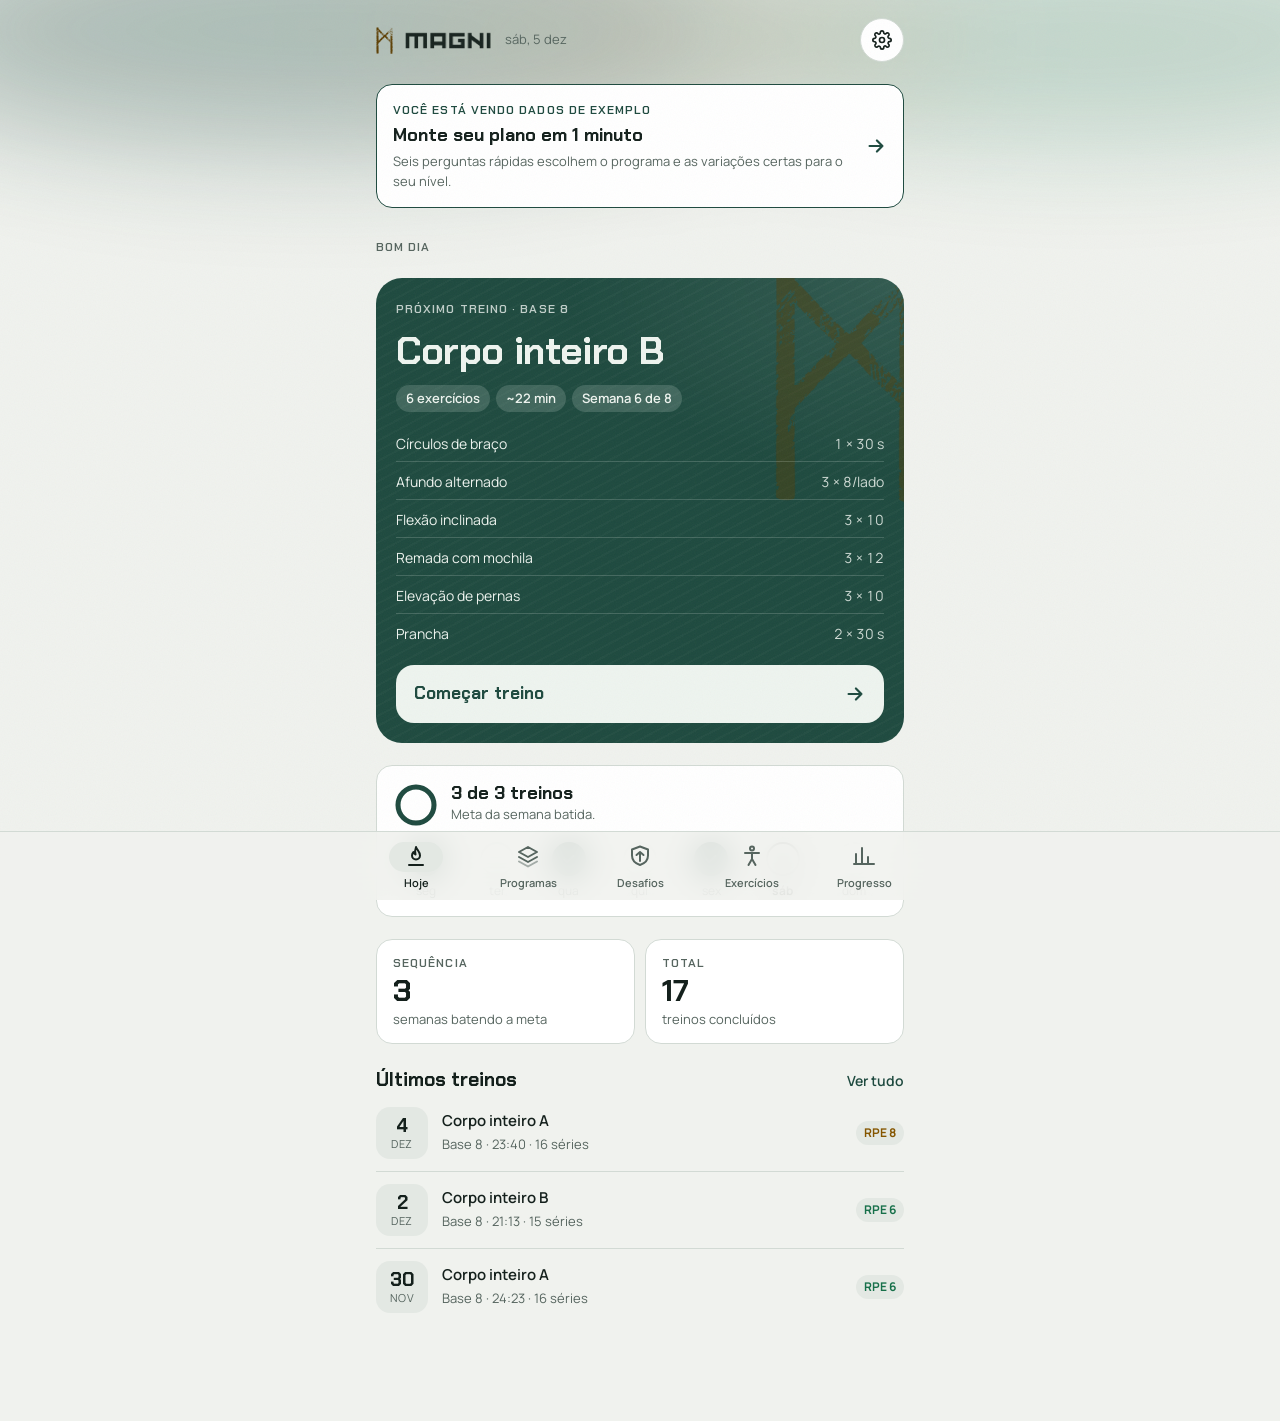
<file: docs/index.html>
<!doctype html>
<html lang="pt-BR">
<head>
<meta charset="utf-8">
<meta name="viewport" content="width=device-width, initial-scale=1, viewport-fit=cover">
<meta name="description" content="Força do próprio corpo. Treinos de calistenia com programas, escadas de progressão e cronômetro, sem conta e com os dados no seu aparelho.">
<meta name="theme-color" content="#0E1A17">
<meta name="mobile-web-app-capable" content="yes">
<meta name="apple-mobile-web-app-capable" content="yes">
<meta name="apple-mobile-web-app-title" content="Magni">
<meta name="apple-mobile-web-app-status-bar-style" content="black-translucent">
<link rel="manifest" href="manifest.webmanifest">
<link rel="icon" href="icons/favicon-32.png" sizes="32x32" type="image/png">
<link rel="apple-touch-icon" href="icons/apple-touch-icon.png">
<link rel="stylesheet" href="fonts/fonts.css">
<style>
html,body{margin:0}
:root{padding-top:env(safe-area-inset-top,0px)}
body::before{content:"";position:fixed;inset:0 0 auto;height:env(safe-area-inset-top,0px);z-index:40;background:var(--bg)}
.update-bar{position:fixed;left:50%;transform:translateX(-50%);bottom:calc(var(--nav-h) + 14px + env(safe-area-inset-bottom,0px));z-index:70;display:flex;align-items:center;gap:12px;padding:8px 8px 8px 16px;border-radius:99px;background:var(--fg);color:var(--bg);font-weight:600;font-size:14px;white-space:nowrap}
.update-bar button{padding:8px 14px;border-radius:99px;background:var(--accent);color:var(--on-accent);font-weight:700}
</style>
<script>window.TRACAO_PWA = {version: "1.7.0"};</script>
<title>Magni</title>
<style>
/* Layout: uma coluna de celular com barra de abas embaixo; o cartão do "próximo treino" na cor de destaque é a única superfície forte.
   Marca Magni: escuro em verde-pinho com sálvia clara; claro em pedra-gelo com pinho. Bronze (--brand) só nos detalhes da marca. */
:root{
  --bg:#0E1A17; --surface:#14241F; --surface-2:#1B2E29; --line:#263C36;
  --fg:#ECEFEA; --muted:#93A39D; --accent:#A9CDB8; --accent-text:#B9DCC7; --on-accent:#0E1A17; --brand:#C8893D;
  --good:#5FD3A8; --warn:#F2B441; --danger:#FF7A6B; --aurora:.55; --grain:.055;
  --font-display:'Chakra Petch','Arial Narrow',system-ui,sans-serif;
  --font-body:'Manrope',system-ui,-apple-system,'Segoe UI',Roboto,sans-serif;
  --r-sm:10px; --r-md:16px; --r-lg:26px;
  --nav-h:68px;
  --ease:cubic-bezier(.23,1,.32,1); --ease-io:cubic-bezier(.77,0,.175,1); --ease-drawer:cubic-bezier(.32,.72,0,1); --spring:cubic-bezier(.34,1.2,.64,1);
  --rune:url("[data-uri]");
  --wordmark:url("[data-uri]");
  color-scheme:dark;
}
@media (prefers-color-scheme: light){
  :root:not([data-theme="dark"]){
    --bg:#F0F2EE; --surface:#FFFFFF; --surface-2:#E3E8E3; --line:#D2DAD4;
    --fg:#14201C; --muted:#56655F; --accent:#1E4A3F; --accent-text:#1E4A3F; --on-accent:#EEF4EF; --brand:#5C3D01;
    --good:#17704A; --warn:#855600; --danger:#B3261E; --aurora:.32; --grain:.04;
    color-scheme:light;
  }
}
:root[data-theme="light"]{
  --bg:#F0F2EE; --surface:#FFFFFF; --surface-2:#E3E8E3; --line:#D2DAD4;
    --fg:#14201C; --muted:#56655F; --accent:#1E4A3F; --accent-text:#1E4A3F; --on-accent:#EEF4EF; --brand:#5C3D01;
    --good:#17704A; --warn:#855600; --danger:#B3261E; --aurora:.32; --grain:.04;
  color-scheme:light;
}
:root[data-theme="dark"]{
  --bg:#0E1A17; --surface:#14241F; --surface-2:#1B2E29; --line:#263C36;
    --fg:#ECEFEA; --muted:#93A39D; --accent:#A9CDB8; --accent-text:#B9DCC7; --on-accent:#0E1A17; --brand:#C8893D;
    --good:#5FD3A8; --warn:#F2B441; --danger:#FF7A6B; --aurora:.55; --grain:.055;
  color-scheme:dark;
}

*{box-sizing:border-box}
[hidden]{display:none!important}
html,body{min-height:100%}
body{background:var(--bg);color:var(--fg);font-family:var(--font-body);font-size:15px;line-height:1.5;-webkit-font-smoothing:antialiased;-webkit-tap-highlight-color:transparent}
button{font:inherit;color:inherit;background:none;border:0;padding:0;cursor:pointer}
input{font:inherit;color:inherit}
:focus-visible{outline:2px solid var(--accent-text);outline-offset:2px;border-radius:6px}
h1,h2,h3{margin:0;text-wrap:balance}
p{margin:0;text-wrap:pretty}
ol,ul{margin:0;padding:0;list-style:none}

.display{font-family:var(--font-display);font-stretch:118%;font-weight:800;letter-spacing:-.01em;line-height:1.02}
.label{font-family:var(--font-display);font-stretch:70%;font-weight:600;text-transform:uppercase;letter-spacing:.09em;font-size:12px;color:var(--muted)}
.num{font-variant-numeric:tabular-nums}

.app{max-width:560px;margin:0 auto;padding-left:max(16px,env(safe-area-inset-left,0px));padding-right:max(16px,env(safe-area-inset-right,0px));padding-block:12px calc(var(--nav-h) + 28px + env(safe-area-inset-bottom,0px))}
.view{display:flex;flex-direction:column;gap:22px}

.topbar{display:flex;align-items:center;justify-content:space-between;gap:12px;padding-top:6px}
.brand{display:flex;align-items:baseline;gap:10px}
.brand{align-items:center}
.brand .rune{width:17px;height:28px;flex:none;background:var(--brand);-webkit-mask:var(--rune) center/contain no-repeat;mask:var(--rune) center/contain no-repeat}
.brand b{display:block;width:92px;height:19px;background:var(--fg);-webkit-mask:var(--wordmark) left center/contain no-repeat;mask:var(--wordmark) left center/contain no-repeat;font-size:0}
.brand span{font-size:13px;color:var(--muted)}
.icon-btn{width:40px;height:40px;border-radius:50%;display:grid;place-items:center;background:var(--surface);border:1px solid var(--line)}
.icon-btn svg{width:20px;height:20px}

.page-title{font-size:34px}
.page-head{display:flex;flex-direction:column;gap:6px;padding-top:8px}
.page-head p{color:var(--muted)}

.banner{display:flex;align-items:center;justify-content:space-between;gap:12px;padding:10px 12px 10px 14px;border-radius:var(--r-md);background:var(--surface);border:1px dashed var(--line);font-size:13px;color:var(--muted)}
.banner button{flex:none;font-weight:600;color:var(--accent-text);padding:6px 8px}

/* Hero: próximo treino */
.hero{position:relative;overflow:hidden;border-radius:var(--r-lg);background:var(--accent);color:var(--on-accent);padding:22px 20px 20px;display:flex;flex-direction:column;gap:14px;isolation:isolate}
.hero::before{content:"";position:absolute;inset:0;z-index:-1;opacity:.5;background:
  radial-gradient(120% 80% at 100% 0%,color-mix(in srgb,var(--on-accent) 20%,transparent),transparent 55%),
  repeating-linear-gradient(-28deg,color-mix(in srgb,var(--on-accent) 5%,transparent) 0 2px,transparent 2px 9px)}
.hero-mark{position:absolute;right:-18px;top:-14px;width:150px;height:240px;z-index:-1;background:var(--brand);opacity:.4;-webkit-mask:var(--rune) center/contain no-repeat;mask:var(--rune) center/contain no-repeat;pointer-events:none;font-size:0}
.hero .label{color:color-mix(in srgb,var(--on-accent) 78%,transparent)}
.hero-title{font-size:38px;max-width:12ch}
.hero-meta{display:flex;flex-wrap:wrap;gap:6px}
.hero-meta span{font-size:13px;font-weight:600;padding:4px 10px;border-radius:99px;background:color-mix(in srgb,var(--on-accent) 16%,transparent)}
.hero-list{display:flex;flex-direction:column;gap:2px;font-size:14px}
.hero-list li{display:flex;justify-content:space-between;gap:12px;padding:7px 0;border-bottom:1px solid color-mix(in srgb,var(--on-accent) 18%,transparent)}
.hero-list li:last-child{border-bottom:0}
.hero-list .num{opacity:.85;flex:none}
.btn-start{display:flex;align-items:center;justify-content:space-between;width:100%;padding:16px 18px;border-radius:18px;background:var(--on-accent);color:var(--accent);font-family:var(--font-display);font-stretch:112%;font-weight:800;font-size:17px;transition:transform .15s}
.btn-start:active{transform:scale(.98)}
.btn-start svg{width:22px;height:22px}

.card{background:var(--surface);border:1px solid var(--line);border-radius:var(--r-md);padding:16px}
.row-between{display:flex;align-items:center;justify-content:space-between;gap:12px}
.section-title{font-family:var(--font-display);font-stretch:112%;font-weight:800;font-size:19px}
.link{color:var(--accent-text);font-weight:600;font-size:14px}

/* Semana */
.week{display:grid;grid-template-columns:repeat(7,1fr);gap:6px;margin-top:14px}
.day{display:flex;flex-direction:column;align-items:center;gap:6px;font-size:12px;color:var(--muted)}
.dot{width:34px;height:34px;border-radius:50%;border:2px solid var(--line);display:grid;place-items:center}
.dot svg{width:16px;height:16px}
.day.done .dot{background:var(--accent);border-color:var(--accent);color:var(--on-accent)}
.day.today{color:var(--fg);font-weight:700}
.day.today .dot{border-color:var(--fg)}
.day.future .dot{border-style:dashed;opacity:.6}
.goal-line{display:flex;align-items:center;gap:12px}
.mini-ring{width:46px;height:46px;flex:none}
.goal-line strong{font-family:var(--font-display);font-stretch:112%;font-weight:800;font-size:18px;display:block;line-height:1.1}
.goal-line span{font-size:13px;color:var(--muted)}

.stat-pair{display:grid;grid-template-columns:1fr 1fr;gap:10px}
.stat{background:var(--surface);border:1px solid var(--line);border-radius:var(--r-md);padding:14px 16px;display:flex;flex-direction:column;gap:4px;min-width:0}
.stat b{font-family:var(--font-display);font-stretch:118%;font-weight:800;font-size:30px;line-height:1}
.stat small{font-size:13px;color:var(--muted)}

.list{display:flex;flex-direction:column}
.list-item{display:flex;align-items:center;gap:14px;padding:12px 0;border-bottom:1px solid var(--line);text-align:left;width:100%}
.list-item:last-child{border-bottom:0}
.list-item .grow{flex:1;min-width:0}
.list-item .title{font-weight:600;display:block;overflow:hidden;text-overflow:ellipsis;white-space:nowrap}
.list-item .sub{font-size:13px;color:var(--muted)}
.list-item .end{flex:none;text-align:right;font-size:13px;color:var(--muted)}
.thumb{width:52px;height:52px;flex:none;border-radius:14px;background:var(--surface-2);display:grid;place-items:center;overflow:hidden}
.thumb svg{width:100%;height:100%}
.date-chip{width:52px;height:52px;flex:none;border-radius:14px;background:var(--surface-2);display:flex;flex-direction:column;align-items:center;justify-content:center;line-height:1}
.date-chip b{font-family:var(--font-display);font-stretch:112%;font-weight:800;font-size:19px}
.date-chip small{font-size:11px;color:var(--muted);text-transform:uppercase;letter-spacing:.05em;margin-top:3px}
.pill{display:inline-flex;align-items:center;gap:4px;font-size:12px;font-weight:700;padding:3px 8px;border-radius:99px;background:var(--surface-2);color:var(--fg)}
.pill.rpe-hi{color:var(--danger)}
.pill.rpe-mid{color:var(--warn)}
.pill.rpe-lo{color:var(--good)}

/* Chips e busca */
.chips{display:flex;gap:8px;overflow-x:auto;scrollbar-width:none;margin-inline:-4px;padding:2px 4px}
.chips::-webkit-scrollbar{display:none}
.chip{flex:none;padding:8px 14px;border-radius:99px;border:1px solid var(--line);background:var(--surface);font-size:14px;font-weight:600;color:var(--muted)}
.chip[aria-pressed="true"]{background:var(--fg);color:var(--bg);border-color:var(--fg)}
.search{display:flex;align-items:center;gap:10px;padding:0 14px;height:48px;border-radius:14px;background:var(--surface);border:1px solid var(--line)}
.search svg{width:18px;height:18px;color:var(--muted);flex:none}
.search input{flex:1;min-width:0;border:0;background:none;outline:none;font-size:16px}

.levels{display:inline-flex;gap:3px;align-items:flex-end}
.levels i{display:block;width:5px;border-radius:2px;background:var(--line)}
.levels i:nth-child(1){height:7px}.levels i:nth-child(2){height:11px}.levels i:nth-child(3){height:15px}
.levels i.on{background:var(--accent-text)}

/* Programas */
.prog-grid{display:flex;flex-direction:column;gap:12px}
.prog{display:flex;flex-direction:column;gap:10px;text-align:left;width:100%;background:var(--surface);border:1px solid var(--line);border-radius:var(--r-md);padding:18px;position:relative}
.prog.active{border-color:var(--accent)}
.prog h2{font-family:var(--font-display);font-stretch:118%;font-weight:800;font-size:22px}
.prog p{color:var(--muted);font-size:14px}
.prog-meta{display:flex;flex-wrap:wrap;gap:14px;font-size:13px;color:var(--muted);align-items:center}
.prog-meta b{color:var(--fg);font-weight:600}
.badge{position:absolute;top:16px;right:16px;font-size:11px;font-weight:700;text-transform:uppercase;letter-spacing:.06em;padding:4px 8px;border-radius:99px;background:var(--accent);color:var(--on-accent)}

/* Progresso */
.heat{display:grid;grid-template-columns:repeat(12,1fr);gap:4px;margin-top:12px}
.heat-col{display:grid;grid-template-rows:repeat(7,1fr);gap:4px}
.heat-cell{aspect-ratio:1;max-width:100%;border-radius:4px;background:var(--surface-2)}
.heat-cell.on{background:var(--accent)}
.heat-cell.today{box-shadow:inset 0 0 0 2px var(--fg)}
.heat-cell.future{background:transparent;box-shadow:inset 0 0 0 1px var(--line)}
.chart{width:100%;height:auto;display:block;margin-top:10px}
.legend{display:flex;justify-content:space-between;font-size:12px;color:var(--muted);margin-top:8px}

/* Barra de abas */
.nav{position:fixed;left:0;right:0;bottom:0;z-index:20;background:color-mix(in srgb,var(--bg) 86%,transparent);backdrop-filter:blur(16px);-webkit-backdrop-filter:blur(16px);border-top:1px solid var(--line);padding-bottom:env(safe-area-inset-bottom,0px);padding-left:max(8px,env(safe-area-inset-left,0px));padding-right:max(8px,env(safe-area-inset-right,0px))}
.nav-inner{max-width:560px;margin:0 auto;display:grid;grid-template-columns:repeat(5,1fr);height:var(--nav-h)}
.tab{display:flex;flex-direction:column;align-items:center;justify-content:center;gap:4px;font-size:11px;font-weight:600;color:var(--muted)}
.tab svg{width:24px;height:24px}
.tab[aria-current="page"]{color:var(--fg)}
.tab[aria-current="page"] .tab-ic{background:var(--surface-2)}
.tab-ic{padding:3px 14px;border-radius:99px;display:grid;place-items:center;transition:background .2s}

/* Folha (bottom sheet) */
.sheet-wrap{position:fixed;inset:0;z-index:60;display:flex;align-items:flex-end;justify-content:center}
.scrim{position:absolute;inset:0;background:rgba(5,7,10,.55);opacity:0;transition:opacity .25s}
.sheet{position:relative;width:100%;max-width:560px;max-height:90%;overflow-y:auto;overscroll-behavior:contain;background:var(--bg);border-radius:var(--r-lg) var(--r-lg) 0 0;border:1px solid var(--line);border-bottom:0;padding-left:max(18px,env(safe-area-inset-left,0px));padding-right:max(18px,env(safe-area-inset-right,0px));padding-block:10px calc(24px + env(safe-area-inset-bottom,0px));transform:translateY(100%);transition:transform .22s var(--ease)}
.sheet-wrap.open .scrim{opacity:1}
.sheet-wrap.open .sheet{transform:none}
.grab{width:40px;height:5px;border-radius:9px;background:var(--line);margin:0 auto 10px}
.sheet-body{display:flex;flex-direction:column;gap:18px}
.sheet-head{display:flex;align-items:flex-start;justify-content:space-between;gap:12px}
.sheet-head h2{font-size:28px}
.fig-stage{border-radius:var(--r-md);background:var(--surface);border:1px solid var(--line);aspect-ratio:16/10;max-width:100%;display:grid;place-items:center;overflow:hidden}
.fig-stage svg{height:100%;width:auto;max-width:100%}
.meta-row{display:flex;flex-wrap:wrap;gap:8px}
.meta-row .pill{font-weight:600;padding:5px 10px}
.steps{display:flex;flex-direction:column;gap:12px;counter-reset:s}
.steps li{display:grid;grid-template-columns:28px 1fr;gap:10px;counter-increment:s}
.steps li::before{content:counter(s);width:26px;height:26px;border-radius:50%;background:var(--surface-2);display:grid;place-items:center;font-size:13px;font-weight:700;font-family:var(--font-display)}
.warn-box{display:flex;gap:10px;padding:12px 14px;border-radius:var(--r-sm);background:var(--surface);border:1px solid var(--line);font-size:14px}
.warn-box svg{width:18px;height:18px;flex:none;color:var(--warn);margin-top:2px}
.ladder{display:flex;flex-direction:column;gap:0;position:relative}
.rung{display:flex;align-items:center;gap:12px;padding:8px 0;text-align:left;width:100%;position:relative}
.rung::before{content:"";position:absolute;left:11px;top:0;bottom:0;width:2px;background:var(--line)}
.rung:first-child::before{top:50%}
.rung:last-child::before{bottom:50%}
.rung i{position:relative;width:24px;height:24px;border-radius:50%;background:var(--bg);border:2px solid var(--line);flex:none}
.rung.past i{background:var(--surface-2)}
.rung.cur i{background:var(--accent);border-color:var(--accent);box-shadow:0 0 0 4px color-mix(in srgb,var(--accent) 25%,transparent)}
.rung.cur span{font-weight:700}
.rung span{font-size:14px}
.rung small{margin-left:auto;color:var(--muted);font-size:12px}
.sess{display:flex;flex-direction:column;gap:8px;padding:14px;border-radius:var(--r-md);background:var(--surface);border:1px solid var(--line)}
.sess-items{font-size:14px;color:var(--muted);display:flex;flex-direction:column;gap:2px}
.sess-items li{display:flex;justify-content:space-between;gap:10px}
.sess-items li span:first-child{color:var(--fg)}

.btn{display:inline-flex;align-items:center;justify-content:center;gap:8px;height:52px;padding:0 20px;border-radius:16px;font-weight:700;font-size:16px;background:var(--surface-2);border:1px solid var(--line)}
.btn.primary{background:var(--accent);color:var(--on-accent);border-color:var(--accent)}
.btn.ghost{background:transparent}
.btn.danger{color:var(--danger)}
.btn.small{height:38px;padding:0 14px;font-size:14px;border-radius:12px}
.btn.block{width:100%}
.btn-row{display:flex;gap:10px}
.btn-row .btn{flex:1}

.field{display:flex;flex-direction:column;gap:8px}
.field label,.field .label{font-size:13px}
.text-input{height:50px;border-radius:14px;border:1px solid var(--line);background:var(--surface);padding:0 14px;font-size:16px}
.stepper{display:flex;align-items:center;gap:12px}
.stepper button{width:44px;height:44px;border-radius:50%;background:var(--surface-2);border:1px solid var(--line);font-size:22px;font-weight:600}
.stepper output{font-family:var(--font-display);font-stretch:112%;font-weight:800;font-size:24px;min-width:3ch;text-align:center}
.seg{display:grid;grid-template-columns:repeat(3,1fr);gap:4px;padding:4px;border-radius:14px;background:var(--surface);border:1px solid var(--line)}
.seg button{height:40px;border-radius:10px;font-weight:600;font-size:14px;color:var(--muted)}
.seg button[aria-pressed="true"]{background:var(--surface-2);color:var(--fg)}
.switch-row{display:flex;align-items:center;justify-content:space-between;gap:12px}
.switch{width:52px;height:32px;border-radius:99px;background:var(--surface-2);border:1px solid var(--line);position:relative;transition:background .2s}
.switch::after{content:"";position:absolute;top:3px;left:3px;width:24px;height:24px;border-radius:50%;background:var(--muted);transition:transform .2s,background .2s}
.switch[aria-checked="true"]{background:var(--accent);border-color:var(--accent)}
.switch[aria-checked="true"]::after{transform:translateX(20px);background:var(--on-accent)}

/* Player */
.player{position:fixed;inset:0;z-index:50;background:var(--bg);display:flex;flex-direction:column;padding-top:calc(10px + env(safe-area-inset-top,0px));padding-bottom:calc(16px + env(safe-area-inset-bottom,0px));padding-left:max(16px,env(safe-area-inset-left,0px));padding-right:max(16px,env(safe-area-inset-right,0px))}
.player-inner{max-width:560px;width:100%;margin:0 auto;flex:1;display:flex;flex-direction:column;gap:14px;min-height:0}
.p-top{display:flex;align-items:center;gap:12px}
.p-top .grow{flex:1;min-width:0}
.p-top .grow b{display:block;font-weight:700;font-size:15px;overflow:hidden;text-overflow:ellipsis;white-space:nowrap}
.p-top .grow span{font-size:13px;color:var(--muted)}
.segs{display:flex;gap:4px}
.segs i{flex:1;height:4px;border-radius:4px;background:var(--surface-2);overflow:hidden;position:relative}
.segs i.done{background:var(--accent)}
.segs i.cur::after{content:"";position:absolute;inset:0;width:var(--p,0%);background:var(--accent)}
.p-main{flex:1;display:flex;flex-direction:column;gap:14px;min-height:0;overflow-y:auto}
.p-fig{flex:1;min-height:150px;max-height:300px;border-radius:var(--r-lg);background:var(--surface);border:1px solid var(--line);display:grid;place-items:center;overflow:hidden;position:relative}
.p-fig svg{height:100%;width:auto;max-width:100%}
.p-fig .set-tag{position:absolute;left:14px;top:12px}
.p-name{display:flex;align-items:flex-end;justify-content:space-between;gap:12px}
.p-name h2{font-size:30px}
.p-cue{color:var(--muted);font-size:15px}
.counter{display:flex;align-items:center;justify-content:center;gap:22px}
.counter button{width:58px;height:58px;border-radius:50%;background:var(--surface);border:1px solid var(--line);font-size:28px;font-weight:500}
.counter .big{font-family:var(--font-display);font-stretch:125%;font-weight:900;font-size:96px;line-height:.9;min-width:2ch;text-align:center}
.counter-cap{text-align:center;font-size:13px;color:var(--muted);margin-top:-6px}
.ring-wrap{position:relative;width:min(62vw,250px);aspect-ratio:1;max-width:100%;margin:0 auto}
.ring-wrap svg{width:100%;height:100%;transform:rotate(-90deg)}
.ring-wrap .ring-c{position:absolute;inset:0;display:flex;flex-direction:column;align-items:center;justify-content:center;gap:2px}
.ring-c b{font-family:var(--font-display);font-stretch:125%;font-weight:900;font-size:64px;line-height:1}
.ring-c span{font-size:13px;color:var(--muted)}
.ring-track{stroke:var(--surface-2)}
.ring-bar{stroke:var(--accent);transition:stroke-dashoffset .2s linear}
.ring-bar.rest{stroke:var(--good)}
.next-card{display:flex;align-items:center;gap:12px;padding:12px;border-radius:var(--r-md);background:var(--surface);border:1px solid var(--line)}
.next-card .grow{flex:1;min-width:0}
.p-actions{display:flex;flex-direction:column;gap:10px}
.prep{position:absolute;inset:0;display:grid;place-items:center;background:color-mix(in srgb,var(--bg) 70%,transparent);font-family:var(--font-display);font-stretch:125%;font-weight:900;font-size:120px}
.summary-hero{display:flex;flex-direction:column;gap:6px;padding-top:8px}
.summary-hero h2{font-size:40px}
.stat-trio{display:grid;grid-template-columns:repeat(3,1fr);gap:8px}
.rpe{display:grid;grid-template-columns:repeat(10,1fr);gap:4px}
.rpe button{height:44px;border-radius:10px;background:var(--surface);border:1px solid var(--line);font-family:var(--font-display);font-weight:800;font-size:16px}
.rpe button[aria-pressed="true"]{background:var(--accent);color:var(--on-accent);border-color:var(--accent)}
.pr-list li{display:flex;align-items:center;gap:10px;padding:8px 0;font-size:14px}
.pr-list svg{width:18px;height:18px;color:var(--brand);flex:none}

.confirm{position:absolute;inset:0;z-index:5;display:grid;place-items:end center;background:rgba(5,7,10,.6);padding:16px}
.confirm-box{width:100%;max-width:520px;background:var(--surface);border:1px solid var(--line);border-radius:var(--r-lg);padding:20px;display:flex;flex-direction:column;gap:14px}
.confirm-box h3{font-family:var(--font-display);font-stretch:112%;font-weight:800;font-size:22px}
.confirm-box p{color:var(--muted)}

.toast{position:fixed;left:50%;bottom:calc(var(--nav-h) + 18px + env(safe-area-inset-bottom,0px));transform:translate(-50%,20px);opacity:0;z-index:80;background:var(--fg);color:var(--bg);padding:10px 16px;border-radius:99px;font-weight:600;font-size:14px;pointer-events:none;transition:opacity .2s var(--ease),transform .2s var(--ease);white-space:nowrap}
.toast.show{opacity:1;transform:translate(-50%,0)}
body:has(.player:not([hidden])) .toast{bottom:calc(150px + env(safe-area-inset-bottom,0px))}

.btn:disabled{opacity:.4;cursor:default}
.plan-cta{display:flex;align-items:center;gap:14px;width:100%;text-align:left;padding:16px;border-radius:var(--r-md);background:var(--surface);border:1px solid var(--accent)}
.plan-cta .grow{flex:1;min-width:0;display:flex;flex-direction:column;gap:3px}
.plan-cta b{font-family:var(--font-display);font-stretch:112%;font-weight:800;font-size:18px}
.plan-cta .sub{font-size:13px;color:var(--muted)}
.plan-cta svg{width:22px;height:22px;color:var(--accent-text);flex:none}
.swap-row{display:flex;gap:8px}
.swap-row .btn{flex:1}
.onb{z-index:55}
.onb-main{gap:16px;padding-top:6px}
.onb-progress{height:5px;border-radius:5px;background:var(--surface-2);overflow:hidden}
.onb-progress i{display:block;height:100%;width:100%!important;background:var(--accent);transform-origin:left;transform:scaleX(var(--p,0));transition:transform .3s var(--ease)}
.q-title{font-size:30px}
.q-sub{color:var(--muted)}
.opts{display:flex;flex-direction:column;gap:10px}
.opt{display:flex;align-items:center;gap:14px;width:100%;text-align:left;padding:15px 16px;border-radius:var(--r-md);background:var(--surface);border:1px solid var(--line);transition:border-color .15s,background .15s}
.opt b{display:block;font-weight:700}
.opt small{display:block;color:var(--muted);font-size:13px}
.opt[aria-pressed="true"]{border-color:var(--accent);background:color-mix(in srgb,var(--accent) 14%,var(--surface))}
.opt .tick{margin-left:auto;width:24px;height:24px;border-radius:50%;border:2px solid var(--line);display:grid;place-items:center;flex:none;color:transparent}
.opt[aria-pressed="true"] .tick{background:var(--accent);border-color:var(--accent);color:var(--on-accent)}
.tick svg{width:14px;height:14px}
.days{display:grid;grid-template-columns:repeat(4,1fr);gap:10px}
.days .opt{flex-direction:column;justify-content:center;padding:18px 0;gap:0;text-align:center}
.days .opt b{font-family:var(--font-display);font-stretch:125%;font-weight:900;font-size:36px;line-height:1}
.adj li{display:flex;align-items:center;gap:8px;flex-wrap:wrap;font-size:14px;padding:7px 0;border-bottom:1px solid var(--line)}
.adj li:last-child{border-bottom:0}
.adj svg{width:16px;height:16px;color:var(--muted);flex:none}
.sub-muted{font-size:13px;color:var(--muted)}
.medal{display:block;width:100%;height:auto;overflow:visible;filter:drop-shadow(0 4px 6px rgba(0,0,0,.28))}
.medal.locked{opacity:.45;filter:none}
.medal.big{width:min(58vw,220px)}
.medal.pop{animation:medalIn .7s var(--spring) both}
@keyframes medalIn{from{transform:scale(.7) rotate(-18deg);opacity:0}to{transform:none;opacity:1}}
.draw polyline{stroke-dasharray:1;stroke-dashoffset:1;animation:runeDraw 1.1s .55s ease-out forwards}
@keyframes runeDraw{to{stroke-dashoffset:0}}
.medal-row{display:grid;grid-template-columns:repeat(4,minmax(0,1fr));gap:12px;margin-top:14px}
.medal-grid{display:grid;grid-template-columns:repeat(4,minmax(0,1fr));gap:16px 10px;margin-top:10px}
.medal-cell{display:flex;flex-direction:column;align-items:center;gap:3px;text-align:center;min-width:0}
.medal-cell b{font-size:13px}
.medal-cell small{font-size:11px;color:var(--muted);line-height:1.2}
.marco{display:grid;grid-template-columns:58px minmax(0,1fr);gap:14px;align-items:center;padding:12px 0;border-bottom:1px solid var(--line)}
.marco:last-child{border-bottom:0}
.marco .grow{display:flex;flex-direction:column;gap:6px;min-width:0}
.tier-tag{font-size:12px;font-weight:700;color:var(--muted)}
.bar{height:6px;border-radius:6px;background:var(--surface-2);overflow:hidden}
.bar i{display:block;height:100%;border-radius:6px;background:var(--accent)}
.reward{display:flex;flex-direction:column;align-items:center;text-align:center;gap:8px;padding-top:4px}
.reward h2{font-size:32px}
.reward-title{font-weight:700;font-size:17px}
.medal-thumb{background:transparent;overflow:visible}
@media (prefers-reduced-motion: reduce){ .draw polyline{stroke-dashoffset:0} }
.saga{display:flex;flex-direction:column;gap:14px}
.saga-head{display:grid;grid-template-columns:72px minmax(0,1fr);gap:14px;align-items:center}
.realms{display:grid;grid-template-columns:repeat(9,1fr);gap:6px}
.realms i{height:8px;border-radius:8px;background:var(--surface-2)}
.realms i.on{background:var(--accent)}
.realms i.cur{background:transparent;box-shadow:inset 0 0 0 2px var(--accent)}
.realm-now{font-size:14px;color:var(--muted)}
.realm-now b{color:var(--fg)}
.ch-list{display:flex;flex-direction:column;gap:10px;margin-top:10px}
.ch-card{display:grid;grid-template-columns:64px minmax(0,1fr);gap:14px;align-items:center;width:100%;text-align:left;padding:12px 14px;border-radius:var(--r-md);background:var(--surface);border:1px solid var(--line)}
.ch-card .grow{display:flex;flex-direction:column;align-items:flex-start;gap:3px;min-width:0}
.ch-card b{font-family:var(--font-display);font-weight:700;font-size:18px;line-height:1.15}
.ch-result p{margin-top:4px}
/* ---------- Movimento ---------- */
.aurora{position:fixed;inset:0 0 auto;height:min(460px,60vh);pointer-events:none;z-index:0;overflow:hidden;opacity:var(--aurora);-webkit-mask-image:linear-gradient(#000 30%,transparent);mask-image:linear-gradient(#000 30%,transparent)}
.aurora i{position:absolute;border-radius:50%;filter:blur(64px);will-change:transform}
.aurora i:nth-child(1){width:70%;height:240px;left:-10%;top:-90px;background:var(--accent);animation:auroraA 18s ease-in-out infinite alternate}
.aurora i:nth-child(2){width:60%;height:200px;right:-15%;top:-60px;background:var(--good);opacity:.7;animation:auroraB 23s ease-in-out infinite alternate}
.aurora i:nth-child(3){width:45%;height:160px;left:30%;top:-40px;background:var(--brand);opacity:.35;animation:auroraC 27s ease-in-out infinite alternate}
@keyframes auroraA{to{transform:translate3d(30%,40px,0) rotate(12deg) scaleX(1.25)}}
@keyframes auroraB{to{transform:translate3d(-35%,30px,0) rotate(-14deg) scale(1.2)}}
@keyframes auroraC{to{transform:translate3d(-25%,60px,0) scale(1.3)}}
.app{position:relative;z-index:1}
#fx{position:fixed;inset:0;width:100%;height:100%;pointer-events:none;z-index:95}
.in{animation:rise .28s var(--ease) backwards}
.app[data-dir="prev"]{--sx:-10px}
.app[data-dir="next"]{--sx:10px}
@keyframes rise{from{opacity:0;transform:translate3d(var(--sx,0px),8px,0)}}
.onb[data-dir="back"]{--sx:-16px}
.onb[data-dir="fwd"]{--sx:16px}
.bump{animation:bump .16s var(--ease)}
@keyframes bump{50%{transform:scale(1.06)}}
.btn,.btn-start,.opt,.ch-card,.prog,.chip,.plan-cta,.list-item,.rpe button,.counter button{position:relative;overflow:hidden;transition:transform .14s var(--ease),background-color .2s ease,border-color .2s ease}
.btn:active:not(:disabled),.btn-start:active,.opt:active,.ch-card:active,.prog:active,.chip:active,.plan-cta:active,.list-item:active,.medal-cell:active,.rpe button:active,.counter button:active{transform:scale(.97)}
.ripple{position:absolute;border-radius:50%;background:currentColor;opacity:.16;transform:scale(.3);pointer-events:none;animation:ripple .45s var(--ease) forwards}
@keyframes ripple{to{transform:scale(1);opacity:0}}
@media (hover:hover) and (pointer:fine){
  .ch-card:hover,.prog:hover,.plan-cta:hover{border-color:color-mix(in srgb,var(--accent) 55%,var(--line));transform:translateY(-2px)}
  .medal-cell:hover .medal{transform:rotate(-6deg) scale(1.06)}
  .btn-start:hover svg{transform:translateX(5px)}
}
.medal{transition:transform .25s var(--ease)}
.btn-start svg{transition:transform .2s var(--ease)}
.hero{transform:perspective(900px) rotateX(var(--rx,0deg)) rotateY(var(--ry,0deg));transition:transform .5s var(--ease)}
.hero.tilt{transition:transform .08s linear}
.hero::after{content:"";position:absolute;inset:0;pointer-events:none;border-radius:inherit;background:linear-gradient(105deg,transparent 35%,color-mix(in srgb,var(--on-accent) 16%,transparent) 50%,transparent 65%);transform:translateX(-120%);animation:sheen 1.6s .6s var(--ease-io) 1 both}
.hero.tilt::after{background:radial-gradient(400px circle at var(--mx) var(--my),color-mix(in srgb,var(--on-accent) 14%,transparent),transparent 60%);transform:none;animation:none}
@keyframes sheen{from{transform:translateX(-120%)}to{transform:translateX(120%)}}
.hero-mark{animation:float 9s ease-in-out infinite alternate}
@keyframes float{to{transform:translate3d(-8px,10px,0) rotate(-4deg)}}
.tab-pill{position:absolute;top:0;bottom:0;left:0;width:20%;pointer-events:none;transform:translateX(calc(var(--ti,0) * 100%));transition:transform .25s var(--ease)}
.tab-pill::before{content:"";position:absolute;left:50%;top:10px;width:54px;height:30px;margin-left:-27px;border-radius:99px;background:var(--surface-2)}
.nav-inner{position:relative}
.tab{position:relative}
.tab[aria-current="page"] .tab-ic{background:transparent}
.mini-ring circle{transition:stroke-dashoffset .8s var(--ease) .15s}
.bar i{transform-origin:left;animation:barGrow .7s var(--ease) backwards}
@keyframes barGrow{from{transform:scaleX(0)}}
.chart rect{transform-box:fill-box;transform-origin:50% 100%;animation:barUp .5s var(--ease) backwards}
@keyframes barUp{from{transform:scaleY(0)}}
.heat-cell.on{animation:cellPop .3s var(--ease) backwards}
@keyframes cellPop{from{transform:scale(.6);opacity:0}}
.day.done .dot{animation:cellPop .3s var(--ease) backwards;animation-delay:inherit}
.seen .bar i,.seen .chart rect,.seen .heat-cell.on,.seen .day.done .dot{animation:none}
.ring-wrap.resting::before{content:"";position:absolute;inset:8%;border-radius:50%;background:radial-gradient(circle,color-mix(in srgb,var(--good) 26%,transparent),transparent 70%);animation:breathe 4s ease-in-out infinite}
@keyframes breathe{0%,100%{transform:scale(.82);opacity:.5}50%{transform:scale(1.08);opacity:1}}
.ring-wrap.bump{animation:urgent .24s var(--ease)}
@keyframes urgent{50%{transform:scale(1.03)}}
.prep.bump{animation:prepIn .3s var(--ease)}
@keyframes prepIn{from{transform:scale(1.3);opacity:0}}
.medal-stage{position:relative;display:grid;place-items:center}
.medal-stage .medal{position:relative;z-index:1}
.rays{position:absolute;width:150%;aspect-ratio:1;max-width:none;border-radius:50%;background:repeating-conic-gradient(from 0deg,color-mix(in srgb,var(--brand) 30%,transparent) 0deg 7deg,transparent 7deg 22deg);-webkit-mask-image:radial-gradient(circle,#000 18%,transparent 66%);mask-image:radial-gradient(circle,#000 18%,transparent 66%);animation:raysSpin 16s linear infinite,raysIn 1s var(--ease) both}
@keyframes raysSpin{to{transform:rotate(360deg)}}
@keyframes raysIn{from{opacity:0}}
.sheet-wrap.open .sheet{transition:transform .4s var(--ease-drawer)}
.scrim{transition:opacity .22s var(--ease)}
.sheet-wrap.open .scrim{transition-duration:.35s}
.toast.show{transition-duration:.3s}
.toast:not(.show){transform:translate(-50%,12px) scale(.97)}
::view-transition-old(root),::view-transition-new(root){animation:none;mix-blend-mode:normal}
@media (prefers-reduced-motion: reduce){ .aurora i,.hero::after,.hero-mark{animation:none!important} #fx{display:none} }
/* ---------- Revisão de interface (acessibilidade, toque e acabamento) ---------- */
html{scroll-padding-bottom:calc(var(--nav-h) + 24px);scroll-behavior:smooth}
button,a,label,input,.tab{touch-action:manipulation}
.icon-btn{width:44px;height:44px}
.chip{min-height:44px;display:inline-flex;align-items:center}
.btn.small{height:44px}
.seg button{height:44px}
.link{display:inline-flex;align-items:center;min-height:44px;padding:0 6px;margin:-12px -6px}
.switch::before{content:"";position:absolute;inset:-7px -2px}
.switch{flex:none}
.search input{align-self:stretch}
.search:focus-within{outline:2px solid var(--accent-text);outline-offset:2px}
.skip{position:fixed;left:12px;top:calc(8px + env(safe-area-inset-top,0px));z-index:100;min-height:44px;display:inline-flex;align-items:center;padding:0 14px;border-radius:12px;background:var(--fg);color:var(--bg);font-weight:700;transform:translateY(-150%);transition:transform .2s var(--ease)}
.skip:focus{transform:none}
#app:focus{outline:none}
#exList .list-item{content-visibility:auto;contain-intrinsic-size:auto 77px}
.p-main{overscroll-behavior:contain}
.grain{position:fixed;inset:0;z-index:2;pointer-events:none;opacity:var(--grain);background-image:url("data:image/svg+xml,%3Csvg xmlns='http://www.w3.org/2000/svg' width='160' height='160'%3E%3Cfilter id='n'%3E%3CfeTurbulence type='fractalNoise' baseFrequency='.85' numOctaves='2' stitchTiles='stitch'/%3E%3C/filter%3E%3Crect width='100%25' height='100%25' filter='url(%23n)'/%3E%3C/svg%3E")}
@media (hover:hover) and (pointer:fine){
  .btn:hover:not(:disabled){filter:brightness(1.08)}
  .chip:hover{border-color:var(--muted);color:var(--fg)}
  .icon-btn:hover{background:var(--surface-2)}
  .list-item:hover .title,.link:hover{color:var(--accent-text)}
  .tab:hover{color:var(--fg)}
}
.calm .aurora i,.calm .hero::after,.calm .hero-mark{animation:none!important}
.empty{padding:22px 16px;text-align:center;color:var(--muted);border:1px dashed var(--line);border-radius:var(--r-md);font-size:14px}

@media (prefers-reduced-motion: reduce){
  *,*::before,*::after{animation:none!important;transition-property:opacity,color,background-color,border-color!important;transition-duration:.2s!important}
  .in{animation:fadeIn .2s ease-out backwards!important}
  .sheet{transform:none!important;opacity:0}
  .sheet-wrap.open .sheet{opacity:1}
  .toast,.toast:not(.show){transform:translate(-50%,0)!important}
  .draw polyline{stroke-dashoffset:0}
  html{scroll-behavior:auto}
}
@keyframes fadeIn{from{opacity:0}}
</style>
</head>
<body>
<div class="aurora" aria-hidden="true"><i></i><i></i><i></i></div>
<a class="skip" href="#app">Pular para o conteúdo</a>
<div class="grain" aria-hidden="true"></div>
<main class="app" id="app" tabindex="-1"></main>
<canvas id="fx" aria-hidden="true"></canvas>

<nav class="nav" aria-label="Seções">
  <div class="nav-inner"><span class="tab-pill" aria-hidden="true"></span>
    <button class="tab" data-act="tab" data-tab="hoje"><span class="tab-ic"><svg viewBox="0 0 24 24" fill="none" stroke="currentColor" stroke-width="2" stroke-linecap="round" stroke-linejoin="round"><path d="M12 3c1 3 4 4.5 4 8.5a4 4 0 0 1-8 0c0-1.6.7-2.7 1.5-3.5.3 1.6 1.2 2.3 2 2.5C11 8 11 5.5 12 3z"/><path d="M5 21h14"/></svg></span>Hoje</button>
    <button class="tab" data-act="tab" data-tab="programas"><span class="tab-ic"><svg viewBox="0 0 24 24" fill="none" stroke="currentColor" stroke-width="2" stroke-linecap="round" stroke-linejoin="round"><path d="M12 3 3 8l9 5 9-5-9-5z"/><path d="m3 13 9 5 9-5"/><path d="m3 17.5 9 5 9-5" opacity=".5"/></svg></span>Programas</button>
    <button class="tab" data-act="tab" data-tab="desafios"><span class="tab-ic"><svg viewBox="0 0 24 24" fill="none" stroke="currentColor" stroke-width="2" stroke-linecap="round" stroke-linejoin="round"><path d="M12 2.5 4 5.5v6c0 4.6 3.4 8 8 9.5 4.6-1.5 8-4.9 8-9.5v-6l-8-3z"/><path d="M12 8v9M8.5 11 12 8l3.5 3"/></svg></span>Desafios</button>
    <button class="tab" data-act="tab" data-tab="exercicios"><span class="tab-ic"><svg viewBox="0 0 24 24" fill="none" stroke="currentColor" stroke-width="2" stroke-linecap="round" stroke-linejoin="round"><circle cx="12" cy="4.5" r="2"/><path d="M5 9h14M12 9v6m0 0-3.5 6M12 15l3.5 6"/></svg></span>Exercícios</button>
    <button class="tab" data-act="tab" data-tab="progresso"><span class="tab-ic"><svg viewBox="0 0 24 24" fill="none" stroke="currentColor" stroke-width="2" stroke-linecap="round" stroke-linejoin="round"><path d="M4 20V10M10 20V4M16 20v-7M22 20H2"/></svg></span>Progresso</button>
  </div>
</nav>

<div class="sheet-wrap" id="sheet" hidden>
  <div class="scrim" data-act="close-sheet"></div>
  <div class="sheet" role="dialog" aria-modal="true"><div class="grab"></div><div id="sheetBody"></div></div>
</div>

<div class="player" id="player" role="dialog" aria-modal="true" aria-label="Treino em andamento" hidden></div>
<div class="player onb" id="onb" role="dialog" aria-modal="true" aria-label="Avaliação inicial" hidden></div>
<div class="toast" id="toast" role="status" aria-live="polite"></div>

<script>
/* ---------- Dados: exercícios ---------- */
const GROUPS = {empurrar:'Empurrar', puxar:'Puxar', pernas:'Pernas', core:'Core', habilidade:'Habilidades', mobilidade:'Mobilidade'};
const LADDERS = {flexao:'Flexão', barra:'Barra fixa', agach:'Agachamento', core:'Core', parada:'Parada de mãos', mergulho:'Mergulho', ponte:'Ponte'};
const LEVEL_NAME = ['', 'Iniciante', 'Intermediário', 'Avançado'];

function X(id, n, g, lv, eq, t, tg, a, ladder, step, cues, err, side){
  return {id, n, g, lv, eq, t, tg, a, ladder, step, cues, err, side: !!side};
}
const EXERCISES = [
  X('polichinelo','Polichinelo','mobilidade',1,[],'time',40,'jack',null,0,
    ['Fique em pé, pés juntos e braços ao lado do corpo.','Salte abrindo as pernas e levando os braços acima da cabeça.','Volte à posição inicial no mesmo ritmo.'],
    'Pousar com os joelhos travados. Aterrisse macio, na ponta dos pés.'),
  X('circulos','Círculos de braço','mobilidade',1,[],'time',30,'reach',null,0,
    ['Abra os braços na altura dos ombros.','Faça círculos pequenos e aumente aos poucos.','Na metade do tempo, inverta o sentido.'],
    'Subir os ombros em direção às orelhas.'),
  X('along_post','Alongamento posterior','mobilidade',1,[],'time',30,'fold',null,0,
    ['Em pé, pés na largura do quadril.','Dobre o quadril e deixe o tronco descer com as costas longas.','Solte o ar e leve as mãos em direção ao chão.'],
    'Balançar para ganhar amplitude. Fique parado e respire.'),
  X('mob_agach','Agachamento profundo','mobilidade',1,[],'time',40,'squathold',null,0,
    ['Pés um pouco mais abertos que o quadril, pontas levemente para fora.','Desça o máximo que conseguir com os calcanhares no chão.','Use os cotovelos para abrir os joelhos e respire fundo.'],
    'Tirar os calcanhares do chão. Se precisar, apoie-se em algo.'),

  X('flex_parede','Flexão na parede','empurrar',1,['parede'],'reps',12,'push','flexao',0,
    ['Apoie as mãos na parede, na altura do peito.','Afaste os pés até o corpo ficar inclinado e reto.','Leve o peito até a parede e empurre de volta.'],
    'Deixar o quadril cair para a frente.'),
  X('flex_inclinada','Flexão inclinada','empurrar',1,['banco'],'reps',10,'push','flexao',1,
    ['Mãos na borda de um banco firme, um pouco mais abertas que os ombros.','Corpo reto da cabeça aos calcanhares.','Desça até o peito quase tocar o banco e empurre.'],
    'Abrir demais os cotovelos. Mantenha-os a uns 45° do tronco.'),
  X('flex_joelhos','Flexão com joelhos','empurrar',1,[],'reps',10,'push','flexao',2,
    ['Joelhos no chão, mãos abaixo dos ombros.','Linha reta dos joelhos à cabeça.','Desça o peito até perto do chão e empurre.'],
    'Empinar o quadril e encurtar o movimento.'),
  X('flexao','Flexão','empurrar',2,[],'reps',10,'push','flexao',3,
    ['Mãos abaixo dos ombros, corpo em linha reta.','Desça até o peito ficar a um palmo do chão.','Empurre o chão e estenda os braços por completo.'],
    'Subir o quadril antes do peito.'),
  X('flex_diamante','Flexão diamante','empurrar',2,[],'reps',8,'push','flexao',4,
    ['Junte as mãos sob o peito, formando um losango com os dedos.','Cotovelos rentes ao corpo durante a descida.','Desça devagar e empurre até estender.'],
    'Perder a linha do corpo no fim da série.'),
  X('flex_arqueiro','Flexão arqueiro','empurrar',3,[],'reps',6,'push','flexao',5,
    ['Mãos bem afastadas, quase o dobro da largura dos ombros.','Desça para um lado, dobrando um braço e mantendo o outro estendido.','Volte ao centro e troque o lado.'],
    'Girar o tronco. Os ombros ficam paralelos ao chão.', true),
  X('pseudo_planche','Flexão pseudo planche','empurrar',3,[],'reps',8,'push','flexao',6,
    ['Mãos viradas para fora, apoiadas na altura da cintura.','Incline o corpo à frente até os ombros passarem das mãos.','Mantenha a inclinação durante a descida e a subida.'],
    'Deixar os ombros voltarem para trás das mãos.'),
  X('pike','Flexão pike','empurrar',2,[],'reps',8,'pike','parada',0,
    ['Comece em V invertido, quadril alto e mãos no chão.','Dobre os cotovelos levando a cabeça à frente das mãos.','Empurre de volta até estender os braços.'],
    'Baixar o quadril e transformar em flexão comum.'),
  X('merg_banco','Mergulho no banco','empurrar',1,['banco'],'reps',10,'dip','mergulho',0,
    ['Mãos na borda do banco, dedos para a frente, pernas estendidas.','Desça dobrando os cotovelos até cerca de 90°.','Empurre até estender os braços.'],
    'Descer demais e forçar a frente do ombro.'),
  X('mergulho','Mergulho nas paralelas','empurrar',2,['paralelas'],'reps',8,'dip','mergulho',1,
    ['Sustente o corpo com os braços estendidos nas barras.','Incline levemente o tronco e desça até os cotovelos formarem 90°.','Empurre até estender os cotovelos.'],
    'Ombros subindo em direção às orelhas.'),

  X('suspensao','Suspensão na barra','puxar',1,['barra'],'time',20,'hang','barra',0,
    ['Segure a barra com as mãos na largura dos ombros.','Tire os pés do chão e fique pendurado.','Puxe os ombros levemente para baixo, longe das orelhas.'],
    'Soltar totalmente os ombros e balançar.'),
  X('remada_mochila','Remada com mochila','puxar',1,['mochila'],'reps',12,'bentrow',null,0,
    ['Coloque peso na mochila e segure pela alça.','Incline o tronco à frente com as costas retas e joelhos destravados.','Puxe a mochila até o umbigo e desça com controle.'],
    'Arredondar as costas.'),
  X('remada_aus','Remada australiana','puxar',1,['barra baixa'],'reps',10,'row','barra',1,
    ['Deite-se sob uma barra baixa e segure com os braços estendidos.','Corpo reto, calcanhares no chão.','Puxe o peito até a barra e desça devagar.'],
    'Deixar o quadril cair.'),
  X('barra_negativa','Barra negativa','puxar',2,['barra'],'reps',3,'pull','barra',2,
    ['Comece com o queixo acima da barra, subindo com ajuda de um apoio.','Desça o mais devagar que conseguir, contando 5 segundos.','Com os braços estendidos, apoie os pés e repita.'],
    'Despencar na parte final da descida.'),
  X('barra','Barra fixa','puxar',2,['barra'],'reps',5,'pull','barra',3,
    ['Pegada pronada, mãos um pouco mais abertas que os ombros.','Puxe até o queixo passar a barra, peito em direção a ela.','Desça até estender os braços por completo.'],
    'Usar balanço das pernas para subir.'),
  X('barra_supinada','Barra supinada','puxar',2,['barra'],'reps',6,'pull',null,0,
    ['Palmas viradas para você, mãos na largura dos ombros.','Puxe levando os cotovelos para baixo e para trás.','Desça com controle até estender.'],
    'Fazer meia repetição, sem estender os braços.'),
  X('barra_arqueiro','Barra arqueiro','puxar',3,['barra'],'reps',4,'pull','barra',4,
    ['Pegada bem aberta.','Puxe em direção a uma das mãos, com o outro braço quase estendido.','Desça e alterne o lado.'],
    'Girar o quadril para compensar.', true),
  X('muscle_up','Muscle-up','puxar',3,['barra'],'reps',2,'pull','barra',5,
    ['Pegada firme, um pouco mais fechada que na barra comum.','Puxe explosivo até a barra chegar ao peito baixo.','Passe os cotovelos por cima e empurre até estender.'],
    'Subir um braço de cada vez. Trabalhe a puxada explosiva antes.'),

  X('sentar_levantar','Sentar e levantar','pernas',1,['cadeira'],'reps',12,'squat','agach',0,
    ['Sente na ponta de uma cadeira firme, pés na largura do quadril.','Incline o tronco à frente e levante sem usar as mãos.','Sente de novo devagar.'],
    'Deixar os joelhos caírem para dentro.'),
  X('agachamento','Agachamento livre','pernas',1,[],'reps',15,'squat','agach',1,
    ['Pés na largura dos ombros, pontas levemente para fora.','Leve o quadril para trás e para baixo, peito aberto.','Desça até as coxas ficarem paralelas ao chão e suba.'],
    'Tirar os calcanhares do chão.'),
  X('afundo','Afundo alternado','pernas',1,[],'reps',10,'lunge',null,0,
    ['Em pé, dê um passo largo à frente.','Desça até o joelho de trás quase tocar o chão.','Empurre com a perna da frente e volte.'],
    'Joelho da frente desabando para dentro.', true),
  X('bulgaro','Agachamento búlgaro','pernas',2,['banco'],'reps',8,'lunge','agach',2,
    ['Peito do pé de trás apoiado num banco.','Desça com o tronco firme até a coxa da frente ficar paralela.','Suba empurrando o calcanhar da frente.'],
    'Ficar perto demais do banco.', true),
  X('pistol_assist','Pistol assistido','pernas',2,['apoio'],'reps',5,'squat','agach',3,
    ['Segure num batente ou poste com uma mão.','Estenda uma perna à frente e desça na outra.','Use o apoio só o necessário para subir.'],
    'Puxar demais com os braços.', true),
  X('pistol','Agachamento pistol','pernas',3,[],'reps',5,'squat','agach',4,
    ['Equilíbrio em uma perna, a outra estendida à frente.','Desça devagar até o fundo, braços à frente.','Suba sem deixar o joelho entrar.'],
    'Perder o calcanhar do chão no fundo.', true),
  X('ponte','Ponte de glúteos','pernas',1,[],'reps',15,'bridge','ponte',0,
    ['Deitado de costas, joelhos dobrados e pés no chão.','Suba o quadril até alinhar ombros, quadril e joelhos.','Segure 1 segundo no alto e desça.'],
    'Arquear a lombar em vez de usar o glúteo.'),
  X('ponte_uni','Ponte unilateral','pernas',2,[],'reps',10,'bridge','ponte',1,
    ['Mesma posição da ponte, com uma perna estendida no ar.','Suba o quadril empurrando o calcanhar de apoio.','Desça sem deixar o quadril girar.'],
    'Deixar um lado do quadril cair.', true),
  X('panturrilha','Elevação de panturrilha','pernas',1,[],'reps',20,'calf',null,0,
    ['Em pé, de preferência na borda de um degrau.','Suba na ponta dos pés o mais alto possível.','Desça devagar até alongar.'],
    'Fazer rápido e curto. Use a amplitude toda.'),

  X('prancha','Prancha','core',1,[],'time',30,'plank','core',0,
    ['Antebraços no chão, cotovelos abaixo dos ombros.','Corpo reto, glúteos e abdômen contraídos.','Respire curto e mantenha a posição.'],
    'Quadril alto demais ou caído.'),
  X('hollow','Hollow hold','core',2,[],'time',20,'hollow','core',1,
    ['Deitado, cole a lombar no chão.','Tire ombros e pernas do chão, braços acima da cabeça.','Segure a forma de "banana" sem perder a lombar.'],
    'Lombar saindo do chão. Dobre os joelhos para facilitar.'),
  X('elev_pernas','Elevação de pernas','core',1,[],'reps',10,'legraise','core',2,
    ['Deitado de costas, mãos ao lado do corpo.','Suba as pernas estendidas até a vertical.','Desça devagar sem encostar os pés no chão.'],
    'Usar impulso e arquear a lombar.'),
  X('elev_joelhos_barra','Elevação de joelhos na barra','core',2,['barra'],'reps',10,'hangknee','core',3,
    ['Pendure-se com os ombros ativos.','Suba os joelhos até a altura do quadril ou acima.','Desça sem balançar.'],
    'Balançar o corpo para subir as pernas.'),
  X('l_sit','L-sit','core',3,[],'time',10,'lsit','core',4,
    ['Mãos nas paralelas ou no chão, braços estendidos.','Empurre o chão e tire o quadril do apoio.','Estenda as pernas à frente, paralelas ao chão.'],
    'Ombros encolhidos. Empurre o chão para longe.'),

  X('parada_parede','Parada de mãos na parede','habilidade',2,['parede'],'time',30,'handstand','parada',1,
    ['Mãos a um palmo da parede, na largura dos ombros.','Suba as pernas e apoie os calcanhares na parede.','Empurre o chão e alinhe pulsos, ombros e quadril.'],
    'Costas muito arqueadas. Contraia abdômen e glúteos.'),
  X('parada','Parada de mãos livre','habilidade',3,[],'time',15,'handstand','parada',2,
    ['Entre na parada com um chute controlado.','Corrija o equilíbrio com a pressão dos dedos.','Saia girando para o lado se perder o equilíbrio.'],
    'Olhar para a frente demais e arquear as costas.'),

  X('flex_declinada','Flexão declinada','empurrar',2,['banco'],'reps',8,'push',null,0,
    ['Pés apoiados num banco, mãos no chão abaixo dos ombros.','Desça o peito em direção ao chão com o corpo reto.','Empurre até estender os braços.'],
    'Deixar a lombar afundar. Contraia o abdômen.'),
  X('flex_palmas','Flexão com palmas','empurrar',3,[],'reps',6,'push',null,0,
    ['Comece na posição de flexão.','Desça com controle e empurre o chão com força.','Bata palmas no ar e aterrisse com os cotovelos destravados.'],
    'Aterrissar com os braços travados.'),
  X('escapula','Retração escapular na barra','puxar',1,['barra'],'reps',10,'hang',null,0,
    ['Pendure-se com os braços estendidos.','Sem dobrar os cotovelos, puxe os ombros para baixo e o peito para cima.','Solte devagar e repita.'],
    'Dobrar os cotovelos. O movimento é só dos ombros.'),
  X('remada_aus_pes','Remada australiana com pés elevados','puxar',2,['barra baixa','banco'],'reps',8,'row',null,0,
    ['Pés num banco, corpo reto sob a barra baixa.','Puxe o peito até a barra.','Desça devagar até estender os braços.'],
    'Projetar o pescoço à frente para alcançar a barra.'),
  X('tuck_lever','Front lever grupado','habilidade',3,['barra'],'time',10,'tucklever',null,0,
    ['Pendure-se e puxe os joelhos ao peito.','Com os braços estendidos, gire o tronco até ficar paralelo ao chão.','Segure com as escápulas puxadas para baixo.'],
    'Dobrar os cotovelos para compensar.'),
  X('corvo','Corvo','habilidade',2,[],'time',15,'crow',null,0,
    ['Agache e apoie as mãos no chão na largura dos ombros.','Encaixe os joelhos atrás dos tríceps.','Incline à frente até os pés saírem do chão.'],
    'Olhar para baixo entre as mãos. Olhe um pouco à frente.'),
  X('agach_salto','Agachamento com salto','pernas',2,[],'reps',10,'jumpsquat',null,0,
    ['Agache até as coxas ficarem quase paralelas.','Salte o mais alto que puder.','Aterrisse macio e já desça para a próxima.'],
    'Aterrissar com os joelhos para dentro.'),
  X('afundo_reverso','Afundo reverso','pernas',1,[],'reps',10,'lunge',null,0,
    ['Em pé, dê um passo para trás.','Desça até o joelho de trás quase tocar o chão.','Volte empurrando o calcanhar da frente.'],
    'Inclinar demais o tronco à frente.', true),
  X('cadeirinha','Cadeirinha na parede','pernas',1,['parede'],'time',30,'wallsit',null,0,
    ['Costas apoiadas na parede.','Desça até as coxas ficarem paralelas ao chão.','Segure com o peso nos calcanhares.'],
    'Joelhos passando muito da ponta dos pés.'),
  X('subida_banco','Subida no banco','pernas',1,['banco'],'reps',10,'lunge',null,0,
    ['Pé inteiro apoiado num banco firme.','Suba empurrando o calcanhar de cima.','Desça com controle.'],
    'Dar impulso com a perna de baixo.', true),
  X('nordico','Nórdico negativo','pernas',3,['apoio'],'reps',4,'nordic',null,0,
    ['Ajoelhe com os calcanhares presos sob um apoio firme.','Com o corpo reto dos joelhos à cabeça, desça à frente o mais devagar possível.','Amorteça com as mãos e volte empurrando o chão.'],
    'Dobrar o quadril durante a descida.'),
  X('prancha_lateral','Prancha lateral','core',1,[],'time',25,'plank',null,0,
    ['Deite de lado, antebraço no chão abaixo do ombro.','Suba o quadril até alinhar o corpo.','Segure e troque o lado.'],
    'Deixar o quadril cair.', true),
  X('escalador','Escalador','core',1,[],'time',30,'climber',null,0,
    ['Posição de prancha alta, mãos abaixo dos ombros.','Leve um joelho em direção ao peito e troque rápido.','Mantenha o quadril baixo e estável.'],
    'Subir o quadril durante o movimento.'),
  X('canivete','Canivete','core',2,[],'reps',10,'legraise',null,0,
    ['Deitado, braços estendidos atrás da cabeça.','Suba pernas e tronco juntos, levando as mãos aos pés.','Desça devagar sem relaxar no chão.'],
    'Dobrar muito os joelhos para facilitar.'),
  X('toes_bar','Pés na barra','core',3,['barra'],'reps',6,'hangknee','core',5,
    ['Pendure-se com os ombros ativos.','Suba as pernas estendidas até os pés tocarem a barra.','Desça devagar, sem balançar.'],
    'Usar balanço para subir as pernas.'),
  X('gato_vaca','Gato e vaca','mobilidade',1,[],'time',40,'catcow',null,0,
    ['Apoie mãos e joelhos no chão.','Ao soltar o ar, arredonde as costas e olhe para o umbigo.','Ao puxar o ar, afunde a coluna e olhe à frente.'],
    'Mover só o pescoço. O movimento vem da coluna inteira.'),
  X('rot_toracica','Rotação torácica','mobilidade',1,[],'time',30,'reach',null,0,
    ['Em pé, braços abertos na altura dos ombros.','Gire o tronco para um lado com o quadril parado.','Volte e gire para o outro lado.'],
    'Girar o quadril junto.'),
  X('along_peito','Alongamento de peitoral','mobilidade',1,['parede'],'time',30,'reach',null,0,
    ['Apoie antebraço e mão na parede, cotovelo na altura do ombro.','Gire o corpo para o lado oposto até sentir o peito alongar.','Respire fundo e troque o lado.'],
    'Subir o ombro em direção à orelha.', true),
];
const EX = Object.fromEntries(EXERCISES.map(e => [e.id, e]));

/* ---------- Dados: programas ---------- */
/* item: [exercício, séries, alvo (reps ou segundos), descanso em s] */
const PROGRAMS = [
  {id:'base8', name:'Base 8', lv:1, days:3, weeks:8, equip:'Nenhum',
   tagline:'Corpo inteiro sem equipamento para criar o hábito.',
   desc:'Duas sessões que se alternam e ensinam os padrões básicos: empurrar, puxar, agachar e estabilizar o tronco. A cada semana o alvo sobe um pouco.',
   sessions:[
    {tag:'A', name:'Corpo inteiro A', items:[['polichinelo',1,40,20],['agachamento',3,12,60],['flex_joelhos',3,8,60],['remada_mochila',3,10,60],['ponte',3,12,45],['prancha',3,25,45]]},
    {tag:'B', name:'Corpo inteiro B', items:[['circulos',1,30,15],['afundo',3,8,60],['flex_inclinada',3,10,60],['remada_mochila',3,12,60],['elev_pernas',3,10,45],['prancha',2,30,45]]},
   ]},
  {id:'primeira_barra', name:'Primeira Barra', lv:1, days:3, weeks:6, equip:'Barra fixa e barra baixa',
   tagline:'Do zero à primeira barra fixa completa.',
   desc:'Pegada, remada e negativas em volume controlado. Quando você fizer 3 negativas de 5 segundos com sobra, já está perto da primeira barra.',
   sessions:[
    {tag:'A', name:'Puxada e pegada', items:[['suspensao',3,20,60],['remada_aus',4,8,75],['barra_negativa',3,3,90],['elev_joelhos_barra',3,8,60],['hollow',3,15,45]]},
    {tag:'B', name:'Puxada e empurrar', items:[['suspensao',3,25,60],['remada_aus',3,10,75],['barra_negativa',4,3,90],['flex_joelhos',3,10,60],['prancha',3,30,45]]},
   ]},
  {id:'forca_total', name:'Força Total', lv:2, days:4, weeks:10, equip:'Barra, paralelas e banco',
   tagline:'Superior e inferior em dias alternados.',
   desc:'Quatro sessões por semana com progressão por repetições. Bata o alvo em todas as séries por duas sessões seguidas e suba de variação na escada.',
   sessions:[
    {tag:'S1', name:'Superior A', items:[['flexao',4,10,90],['barra',4,5,120],['mergulho',3,8,90],['barra_supinada',3,5,90],['hollow',3,20,45]]},
    {tag:'I1', name:'Inferior A', items:[['agachamento',4,15,75],['bulgaro',3,8,75],['ponte_uni',3,10,60],['panturrilha',3,15,45],['prancha',3,40,45]]},
    {tag:'S2', name:'Superior B', items:[['flex_diamante',3,8,90],['remada_aus',4,10,75],['pike',3,8,90],['barra',3,6,120],['elev_joelhos_barra',3,10,60]]},
    {tag:'I2', name:'Inferior B', items:[['pistol_assist',4,5,90],['afundo',3,12,60],['ponte',3,15,45],['panturrilha',3,20,45],['hollow',3,25,45]]},
   ]},
  {id:'express15', name:'Express 15', lv:1, days:3, weeks:4, equip:'Nenhum',
   tagline:'Circuitos de 15 minutos para dias corridos.',
   desc:'Descansos curtos e exercícios em sequência. Ideal para manter a regularidade quando falta tempo.',
   sessions:[
    {tag:'C1', name:'Circuito geral', items:[['polichinelo',3,40,15],['agachamento',3,15,15],['flex_joelhos',3,10,15],['prancha',3,30,30]]},
    {tag:'C2', name:'Pernas e core', items:[['afundo',3,10,15],['ponte',3,15,15],['elev_pernas',3,10,15],['panturrilha',3,20,30]]},
   ]},
  {id:'habilidades', name:'Habilidades', lv:3, days:3, weeks:12, equip:'Barra, paralelas e parede',
   tagline:'Parada de mãos, L-sit, muscle-up e pistol.',
   desc:'Volume baixo e qualidade alta. Habilidades exigem tendões preparados: só avance na escada quando a forma estiver limpa em todas as séries.',
   sessions:[
    {tag:'H1', name:'Equilíbrio e empurrar', items:[['parada_parede',5,30,90],['pike',4,8,90],['pseudo_planche',3,8,90],['l_sit',5,10,60]]},
    {tag:'H2', name:'Puxada explosiva', items:[['muscle_up',5,2,150],['barra_arqueiro',3,4,120],['elev_joelhos_barra',3,12,60],['hollow',3,30,45]]},
    {tag:'H3', name:'Pernas e controle', items:[['pistol',4,5,90],['bulgaro',3,10,75],['ponte_uni',3,12,60],['parada',6,15,60]]},
   ]},
  {id:'primeira_flexao', name:'Primeira Flexão', lv:1, days:3, weeks:6, equip:'Nenhum (banco opcional)',
   tagline:'Da flexão na parede à primeira flexão completa.',
   desc:'Volume alto em variações mais fáceis, com o corpo sempre reto. Quando bater o alvo com sobra, suba um degrau na escada.',
   sessions:[
    {tag:'A', name:'Empurrar e core', items:[['circulos',1,30,15],['flex_inclinada',4,10,60],['flex_joelhos',3,8,60],['prancha',3,25,45],['ponte',3,12,45]]},
    {tag:'B', name:'Empurrar e pernas', items:[['polichinelo',1,40,20],['flex_parede',3,15,45],['flex_joelhos',4,8,60],['agachamento',3,15,60],['prancha_lateral',2,20,30]]},
   ]},
  {id:'core_forte', name:'Core Forte', lv:1, days:2, weeks:6, equip:'Nenhum',
   tagline:'Abdômen e lombar firmes em 20 minutos.',
   desc:'Serve de complemento nos dias de descanso dos treinos de força, ou como programa sozinho para quem está começando.',
   sessions:[
    {tag:'C1', name:'Estabilidade', items:[['gato_vaca',1,40,10],['prancha',3,30,30],['prancha_lateral',3,20,30],['elev_pernas',3,10,45],['hollow',3,20,45]]},
    {tag:'C2', name:'Força de tronco', items:[['escalador',3,30,30],['canivete',3,10,45],['hollow',3,25,45],['ponte',3,15,30]]},
   ]},
  {id:'explosao', name:'Explosão', lv:2, days:3, weeks:8, equip:'Nenhum (parede ajuda)',
   tagline:'Potência e fôlego em circuitos curtos.',
   desc:'Saltos, flexões explosivas e blocos de condicionamento. Se a técnica cair, descanse mais antes da próxima série.',
   sessions:[
    {tag:'E1', name:'Potência', items:[['polichinelo',1,40,20],['agach_salto',4,10,60],['flex_palmas',4,6,75],['escalador',3,30,30],['afundo_reverso',3,10,45]]},
    {tag:'E2', name:'Circuito', items:[['agachamento',3,20,30],['flexao',3,12,45],['cadeirinha',3,40,30],['escalador',3,40,30],['canivete',3,10,45]]},
   ]},
  {id:'mobilidade', name:'Mobilidade', lv:1, days:2, weeks:6, equip:'Nenhum',
   tagline:'Descanso ativo para ombros, quadril e posteriores.',
   desc:'Sessão curta e leve para os dias entre treinos de força. Movimente-se sem dor e respire devagar.',
   sessions:[
    {tag:'M', name:'Soltura completa', items:[['circulos',2,30,10],['gato_vaca',2,40,10],['mob_agach',3,40,20],['rot_toracica',2,30,10],['along_post',3,30,15],['along_peito',2,30,10],['ponte',2,12,30]]},
   ]},
];
const PROG = Object.fromEntries(PROGRAMS.map(p => [p.id, p]));

/* ---------- Animações dos exercícios ---------- */
/* Esqueleto 2D com comprimentos fixos: cada pose diz onde ficam quadril, tronco, mãos e pés,
   e os cotovelos e joelhos saem de cinemática inversa. Assim nada estica entre as poses.
   Ângulos em graus no sistema da tela (0 = direita, 90 = para baixo). Chão em y = 177. */
const SEG = {torso:46, head:19, ua:25, fa:24, th:34, sh:34, foot:9};
const rad = d => d * Math.PI / 180;
const unit = (a, b) => { const dx = b[0]-a[0], dy = b[1]-a[1], d = Math.hypot(dx, dy) || 1; return [dx/d, dy/d]; };
/* Corpo reto apoiado no tornozelo (ou joelho) até o ombro: devolve quadril e ângulo do tronco */
function line(base, shoulder, leg = 68){
  const u = unit(base, shoulder), hip = [base[0] + u[0]*leg, base[1] + u[1]*leg];
  return {hip, t: Math.atan2(shoulder[1]-hip[1], shoulder[0]-hip[0]) * 180 / Math.PI};
}
const hipFor = (shoulder, t) => [shoulder[0] - Math.cos(rad(t))*SEG.torso, shoulder[1] - Math.sin(rad(t))*SEG.torso];
function ik(a, t, l1, l2, s){
  const th = Math.atan2(t[1]-a[1], t[0]-a[0]);
  const d = Math.min(Math.max(Math.hypot(t[0]-a[0], t[1]-a[1]), Math.abs(l1-l2) + .01), l1 + l2 - .01);
  const al = Math.acos((l1*l1 + d*d - l2*l2) / (2*l1*d));
  return [[a[0] + Math.cos(th + s*al)*l1, a[1] + Math.sin(th + s*al)*l1], [a[0] + Math.cos(th)*d, a[1] + Math.sin(th)*d]];
}
function norm(f, A){
  const p = {...f};
  p.f1 = p.f1 || [p.hip[0], p.hip[1] + 68];
  p.n = p.n || 0; p.arch = p.arch || 0; p.eb = p.eb ?? 1; p.kb = p.kb ?? -1;
  p.eb2 = p.eb2 ?? p.eb; p.kb2 = p.kb2 ?? p.kb;
  p.h2 = p.h2 || [p.h1[0] - (A.front ? 0 : 4), p.h1[1]];
  p.f2 = p.f2 || [p.f1[0] - (A.front ? 0 : 4), p.f1[1]];
  p.fa = p.fa ?? (A.front ? 180 : 0); p.fa2 = p.fa2 ?? (A.front ? 0 : p.fa);
  return p;
}
const mixN = (a, b, k) => a + (b - a) * k;
const mixP = (a, b, k) => [mixN(a[0], b[0], k), mixN(a[1], b[1], k)];
function mix(a, b, k){
  const o = {};
  for (const key in b){
    const x = a[key], y = b[key];
    if (Array.isArray(y)) o[key] = mixP(x || y, y, k);
    else if (typeof y === 'number' && !/^(eb|kb)/.test(key)) o[key] = mixN(x ?? y, y, k);
    else o[key] = k < .5 && x !== undefined ? x : y;
  }
  return o;
}
function skel(p, A){
  const ta = rad(p.t), dir = [Math.cos(ta), Math.sin(ta)], perp = [-dir[1], dir[0]];
  const tl = A.torso || SEG.torso, hip = p.hip, sh = [hip[0] + dir[0]*tl, hip[1] + dir[1]*tl];
  const na = ta + rad(p.n), head = [sh[0] + Math.cos(na)*SEG.head, sh[1] + Math.sin(na)*SEG.head];
  const w = A.sw || (A.front ? 11 : 0), hw = A.front ? 6 : 0;
  const sh1 = [sh[0] - perp[0]*w, sh[1] - perp[1]*w], sh2 = [sh[0] + perp[0]*w, sh[1] + perp[1]*w];
  const hp1 = [hip[0] - perp[0]*hw, hip[1] - perp[1]*hw], hp2 = [hip[0] + perp[0]*hw, hip[1] + perp[1]*hw];
  const [e1, w1] = ik(sh1, p.h1, SEG.ua, SEG.fa, p.eb), [e2, w2] = ik(sh2, p.h2, SEG.ua, SEG.fa, p.eb2);
  const [k1, a1] = ik(hp1, p.f1, SEG.th, SEG.sh, p.kb), [k2, a2] = ik(hp2, p.f2, SEG.th, SEG.sh, p.kb2);
  const foot = (a, fa) => [a[0] + Math.cos(rad(fa))*SEG.foot, a[1] + Math.sin(rad(fa))*SEG.foot];
  const fd = ta + Math.PI/2 + rad(p.n);
  return {hip, sh, head, sh1, sh2, hp1, hp2, e1, w1, e2, w2, k1, a1, k2, a2, t1:foot(a1, p.fa), t2:foot(a2, p.fa2),
    mid:[(hip[0] + sh[0])/2 + perp[0]*p.arch, (hip[1] + sh[1])/2 + perp[1]*p.arch],
    eye: A.front || p.noEye ? null : [head[0] + Math.cos(fd)*4.6, head[1] + Math.sin(fd)*4.6]};
}
const ease = {
  io: k => .5 - Math.cos(Math.PI * k) / 2,
  out: k => 1 - Math.pow(1 - k, 3),
  in: k => k * k * k,
  lin: k => k,
};
function sample(A, now){
  const F = A.F, total = A.total;
  let t = ((now % total) + total) % total;
  for (let i = 0; i < F.length; i++){
    const f = F[i], prev = F[(i - 1 + F.length) % F.length];
    if (t < f.ms) return {p: mix(prev.P, f.P, (ease[f.ease] || ease.io)(t / f.ms)), say: f.say, i};
    t -= f.ms;
    if (t < f.hold) return {p: f.P, say: f.hsay || f.say, i};
    t -= f.hold;
  }
  return {p: F[0].P, say: F[0].say, i: 0};
}
const pt = a => `${a[0].toFixed(1)},${a[1].toFixed(1)}`;
function propSVG(pr, S){
  const [k, ...v] = Array.isArray(pr) ? pr : [pr];
  const L = 'var(--line)', F = 'var(--surface-2)', M = 'var(--muted)';
  switch (k){
    case 'floor': return `<line x1="4" y1="177" x2="196" y2="177" stroke="${L}" stroke-width="3" stroke-linecap="round"/>`;
    case 'bench': { const [x, y, w] = v; return `<path d="M${x+5} ${y+6}V177M${x+w-5} ${y+6}V177" stroke="${L}" stroke-width="3"/><rect x="${x}" y="${y}" width="${w}" height="7" rx="2" fill="${F}" stroke="${L}" stroke-width="2"/>`; }
    case 'box': { const [x, y, w] = v; return `<rect x="${x}" y="${y}" width="${w}" height="${177-y}" rx="3" fill="${F}" stroke="${L}" stroke-width="2"/>`; }
    case 'wall': { const [x, side = 1] = v; return `<rect x="${side > 0 ? x : x-10}" y="0" width="10" height="177" fill="${F}"/><line x1="${x}" y1="0" x2="${x}" y2="177" stroke="${L}" stroke-width="2.5"/>`; }
    case 'bar': { const [y, x1 = 46, x2 = 154] = v; return `<line x1="${x1}" y1="${y}" x2="${x2}" y2="${y}" stroke="${M}" stroke-width="5" stroke-linecap="round"/>`; }
    case 'lowbar': { const [x1, x2, y] = v; return `<line x1="${x2-5}" y1="${y}" x2="${x2-5}" y2="177" stroke="${L}" stroke-width="4"/><line x1="${x1}" y1="${y}" x2="${x2}" y2="${y}" stroke="${M}" stroke-width="5" stroke-linecap="round"/>`; }
    case 'par': { const [y, x1 = 58, x2 = 142] = v; return `<path d="M${x1+6} ${y}V177M${x2-6} ${y}V177" stroke="${L}" stroke-width="4"/><line x1="${x1}" y1="${y}" x2="${x2}" y2="${y}" stroke="${M}" stroke-width="5" stroke-linecap="round"/>`; }
    case 'chair': { const [x, y] = v; return `<path d="M${x+3} ${y}V177M${x+31} ${y}V177M${x+2} ${y}V${y-38}" stroke="${L}" stroke-width="3.5" stroke-linecap="round"/><rect x="${x}" y="${y-3}" width="36" height="6" rx="2" fill="${F}" stroke="${L}" stroke-width="2"/>`; }
    case 'post': return `<line x1="${v[0]}" y1="6" x2="${v[0]}" y2="177" stroke="${M}" stroke-width="5" stroke-linecap="round"/>`;
    case 'pad': return `<rect x="${v[0]}" y="${v[1]}" width="22" height="9" rx="4.5" fill="${M}"/>`;
    case 'ptt': { const [x, y] = v; return `<path d="M${x-12} ${y}V177M${x+12} ${y}V177" stroke="${L}" stroke-width="3"/><line x1="${x-16}" y1="${y}" x2="${x+16}" y2="${y}" stroke="${M}" stroke-width="4.5" stroke-linecap="round"/>`; }
    case 'bag': return `<rect x="${(S.w1[0]-8).toFixed(1)}" y="${(S.w1[1]-1).toFixed(1)}" width="16" height="19" rx="4.5" fill="var(--brand)"/><path d="M${(S.w1[0]-4).toFixed(1)} ${(S.w1[1]+1).toFixed(1)}h8" stroke="var(--bg)" stroke-width="1.5" opacity=".5"/>`;
  }
  return '';
}
function bodySVG(S, A, o){
  const focus = A.focus || [], acc = 'var(--accent)', fg = o.ghost ? 'var(--muted)' : 'var(--fg)';
  const c = seg => !o.thin && !o.ghost && focus.includes(seg) ? acc : fg;
  const back = A.front ? null : 'var(--muted)';
  const lw = o.thin ? 9 : 7, tw = o.thin ? 11 : 9;
  const poly = (pts, col, w, op = 1) => `<polyline points="${pts.map(pt).join(' ')}" fill="none" stroke="${col}" stroke-width="${w}" stroke-linecap="round" stroke-linejoin="round"${op < 1 ? ` opacity="${op}"` : ''}/>`;
  let s = '';
  s += poly([S.sh2, S.e2, S.w2], back || c('arms'), lw, back ? .55 : 1);
  if (!A.noLegs) s += poly([S.hp2, S.k2, S.a2, S.t2], back || c('legs'), lw, back ? .55 : 1);
  s += `<path d="M${pt(S.hip)} Q${pt(S.mid)} ${pt(S.sh)}" fill="none" stroke="${c('core')}" stroke-width="${tw}" stroke-linecap="round"/>`;
  if (A.front) s += poly([S.sh1, S.sh2], c('core'), lw) + (A.noLegs ? '' : poly([S.hp1, S.hp2], c('core'), lw));
  if (!A.noLegs) s += poly([S.hp1, S.k1, S.a1, S.t1], c('legs'), lw);
  s += poly([S.sh1, S.e1, S.w1], c('arms'), lw);
  s += `<line x1="${S.sh[0].toFixed(1)}" y1="${S.sh[1].toFixed(1)}" x2="${S.head[0].toFixed(1)}" y2="${S.head[1].toFixed(1)}" stroke="${fg}" stroke-width="6" stroke-linecap="round"/>`;
  s += `<circle cx="${S.head[0].toFixed(1)}" cy="${S.head[1].toFixed(1)}" r="${o.thin ? 12 : 10.5}" fill="${fg}"/>`;
  if (S.eye && !o.ghost && !o.thin) s += `<circle cx="${S.eye[0].toFixed(1)}" cy="${S.eye[1].toFixed(1)}" r="1.8" fill="var(--bg)"/>`;
  return o.ghost ? `<g opacity=".16">${s}</g>` : s;
}
/* time: milissegundos (animado) ou null (pose de miniatura) */
function figSVG(key, time, opts = {}){
  const A = FIG[key] || FIG.agachamento;
  const anim = typeof time === 'number' && time > 1;
  const st = anim ? sample(A, time) : {p: A.F[A.thumb ?? 1 % A.F.length].P, say: ''};
  const S = skel(st.p, A);
  const vb = (A.vb || [0, 0, 200, 200]);
  const props = (A.props || ['floor']);
  let s = props.filter(p => p !== 'bag' && p[0] !== 'bag').map(p => propSVG(p, S)).join('');
  if (!A.noLegs && (props.includes("floor") || props.some(p => p[0] === "floor"))) s += `<ellipse cx="${S.hip[0].toFixed(1)}" cy="178" rx="34" ry="3.2" fill="var(--fg)" opacity=".07"/>`;
  if (anim && A.ghost != null) s += bodySVG(skel(A.F[A.ghost].P, A), A, {ghost:true});
  s += bodySVG(S, A, opts);
  if (props.includes('bag')) s += propSVG('bag', S);
  if (anim && A.track){
    const S0 = skel(sample(A, time - 70).p, A), a = S0[A.track], b = S[A.track], dx = b[0]-a[0], dy = b[1]-a[1], d = Math.hypot(dx, dy);
    if (d > .9){
      const ux = dx/d, uy = dy/d, o = A.ao || [20, -4], cx = b[0] + o[0], cy = b[1] + o[1];
      s += `<g stroke="var(--accent-text)" stroke-width="3" stroke-linecap="round" stroke-linejoin="round" fill="none" opacity=".95"><path d="M${(cx-ux*9).toFixed(1)} ${(cy-uy*9).toFixed(1)}L${(cx+ux*9).toFixed(1)} ${(cy+uy*9).toFixed(1)}"/><path d="M${(cx+ux*9-ux*6-uy*5).toFixed(1)} ${(cy+uy*9-uy*6+ux*5).toFixed(1)}L${(cx+ux*9).toFixed(1)} ${(cy+uy*9).toFixed(1)}L${(cx+ux*9-ux*6+uy*5).toFixed(1)} ${(cy+uy*9-uy*6-ux*5).toFixed(1)}"/></g>`;
    }
  }
  if (anim && st.say) s += `<text x="${vb[0] + vb[2]/2}" y="${vb[1] + vb[3] - 6}" text-anchor="middle" font-size="11.5" font-weight="700" fill="var(--accent-text)" style="font-family:var(--font-body)">${st.say}</text>`;
  return `<svg viewBox="${vb.join(' ')}" aria-hidden="true">${s}</svg>`;
}

/* ---- Poses de base reutilizadas ---- */
const STAND = {hip:[100,104], t:-90, h1:[103,107], f1:[100,172]};
const standAt = (x, extra = {}) => ({hip:[x,104], t:-90, h1:[x+3,107], f1:[x,172], ...extra});
const PLANK_UP = {...line([36,169], [146,126]), h1:[150,174], f1:[36,169], fa:40};
const PLANK_DN = {...line([36,169], [148,154]), h1:[150,174], f1:[36,169], fa:40};
const HANG = {hip:[100,111], t:-90, h1:[100,16], f1:[100,184], fa:60};
const PULL_TOP = {hip:[100,76], t:-90, h1:[100,16], f1:[98,142], fa:60, n:-6};
const LIE = {hip:[100,168], t:180, h1:[100,173], f1:[166,168], fa:-70};
const SQ_BOT = {hip:[80,140], t:-55, h1:[150,100], f1:[100,172]};
const PUSH_FR = (hand, top, bot) => [
  {...line([36,169], top), h1:hand, f1:[36,169], fa:40, ms:900, hold:350, say:'Empurre o chão'},
  {...line([36,169], bot), h1:hand, f1:[36,169], fa:40, ms:1300, hold:250, say:'Desça com o corpo reto'}];
const A_ = (o) => o;

const FIG = {
  /* Mobilidade e aquecimento */
  polichinelo: {front:true, focus:['legs','arms'], track:'w1', ao:[-14,0], F:[
    {hip:[100,104], t:-90, h1:[84,110], h2:[116,110], f1:[94,172], f2:[106,172], eb:1, eb2:-1, kb:1, kb2:-1, ms:340, hold:60, say:'Feche'},
    {hip:[100,98], t:-90, h1:[72,12], h2:[128,12], f1:[72,168], f2:[128,168], eb:1, eb2:-1, kb:1, kb2:-1, ms:340, hold:60, say:'Salte abrindo'}]},
  circulos: {front:true, focus:['arms'], track:'w1', ao:[0,-16], F:[0,1,2,3].map(i => { const a = i*Math.PI/2, dx = Math.cos(a)*9, dy = Math.sin(a)*9;
    return {hip:[100,104], t:-90, h1:[44+dx,58+dy], h2:[156-dx,58+dy], f1:[92,172], f2:[108,172], eb:1, eb2:-1, ms:320, hold:0, ease:'lin', say:'Círculos pequenos'}; })},
  along_post: {focus:['legs'], track:'head', ao:[18,0], ghost:1, F:[
    {...standAt(96), ms:1100, hold:500, say:'Volte devagar'},
    {hip:[92,104], t:58, n:14, h1:[112,166], f1:[100,172], ms:1600, hold:2200, say:'Dobre o quadril, costas longas', hsay:'Respire e solte'}]},
  mob_agach: {focus:['legs'], F:[
    {hip:[90,152], t:-72, h1:[124,116], f1:[106,172], ms:1600, hold:300, say:'Calcanhares no chão'},
    {hip:[91,149], t:-76, h1:[124,113], f1:[106,172], ms:1600, hold:300, say:'Cotovelos abrem os joelhos'}]},
  gato_vaca: {focus:['core'], F:[
    {...{hip:[86,138], t:-12}, h1:[136,174], f1:[52,172], fa:180, arch:-15, n:45, ms:1700, hold:400, say:'Arredonde as costas'},
    {...{hip:[86,138], t:-12}, h1:[136,174], f1:[52,172], fa:180, arch:13, n:-35, ms:1700, hold:400, say:'Afunde e olhe à frente'}]},
  rot_toracica: {front:true, focus:['core'], F:[
    {hip:[100,104], t:-90, h1:[42,62], h2:[126,70], f1:[93,172], f2:[107,172], eb:1, eb2:-1, ms:1300, hold:300, say:'Gire para um lado'},
    {hip:[100,104], t:-90, h1:[74,70], h2:[158,62], f1:[93,172], f2:[107,172], eb:1, eb2:-1, ms:1300, hold:300, say:'Gire para o outro'}]},
  along_peito: {props:['floor',['wall',58,-1]], focus:['arms'], F:[
    {...standAt(94), h1:[60,60], ms:1200, hold:300, say:'Mão e antebraço na parede'},
    {...standAt(102), t:-84, h1:[60,60], ms:1600, hold:1800, say:'Gire o corpo para longe', hsay:'Segure e respire'}]},

  /* Empurrar */
  flex_parede: {props:['floor',['wall',158]], focus:['arms'], track:'sh', ao:[0,-20], ghost:1, F:[
    {...line([66,172], [104,66], 68), h1:[154,82], f1:[66,172], fa:-10, ms:900, hold:350, say:'Empurre a parede'},
    {...line([66,172], [124,72], 68), h1:[154,82], f1:[66,172], fa:-10, ms:1200, hold:250, say:'Leve o peito à parede'}]},
  flex_inclinada: {props:['floor',['bench',126,146,54]], focus:['arms'], track:'sh', ao:[0,-22], ghost:1, F:[
    {...line([58,169], [144,100]), h1:[150,146], f1:[58,169], fa:35, ms:900, hold:350, say:'Empurre o banco'},
    {...line([58,169], [154,120]), h1:[150,146], f1:[58,169], fa:35, ms:1200, hold:250, say:'Peito perto do banco'}]},
  flex_joelhos: {focus:['arms'], track:'sh', ao:[0,-22], ghost:1, F:[
    {...line([80,172], [142,126], 34), h1:[146,174], f1:[48,156], fa:200, ms:900, hold:350, say:'Empurre o chão'},
    {...line([80,172], [146,154], 34), h1:[146,174], f1:[48,160], fa:200, ms:1200, hold:250, say:'Desça com o tronco reto'}]},
  flexao: {focus:['arms'], track:'sh', ao:[0,-22], ghost:1, F:PUSH_FR([150,174], [146,126], [148,154])},
  flex_diamante: {focus:['arms'], track:'sh', ao:[0,-22], ghost:1, F:[
    {...line([36,169], [138,126]), h1:[140,174], f1:[36,169], fa:40, ms:900, hold:350, say:'Mãos juntas sob o peito'},
    {...line([36,169], [140,154]), h1:[140,174], f1:[36,169], fa:40, eb:1, ms:1300, hold:250, say:'Cotovelos colados ao corpo'}]},
  flex_arqueiro: {front:true, noLegs:true, torso:14, sw:14, props:['floor'], focus:['arms'], track:'head', ao:[0,-18], F:[
    {hip:[100,148], t:-90, h1:[60,174], h2:[140,174], eb:1, eb2:-1, ms:900, hold:300, say:'Mãos bem afastadas'},
    {hip:[76,172], t:-90, h1:[60,174], h2:[140,174], eb:1, eb2:-1, ms:1200, hold:300, say:'Desça para um lado'},
    {hip:[100,148], t:-90, h1:[60,174], h2:[140,174], eb:1, eb2:-1, ms:900, hold:300, say:'Volte ao centro'},
    {hip:[124,172], t:-90, h1:[60,174], h2:[140,174], eb:1, eb2:-1, ms:1200, hold:300, say:'Agora o outro lado'}]},
  pseudo_planche: {focus:['arms','core'], track:'sh', ao:[0,-22], ghost:1, F:[
    {...line([28,169], [138,128]), h1:[116,174], f1:[28,169], fa:40, ms:900, hold:350, say:'Ombros à frente das mãos'},
    {...line([28,169], [144,156]), h1:[116,174], f1:[28,169], fa:40, ms:1400, hold:250, say:'Desça mantendo a inclinação'}]},
  flex_declinada: {props:['floor',['bench',14,140,46]], focus:['arms'], track:'sh', ao:[0,-22], ghost:1, F:[
    {...line([36,134], [144,128]), h1:[150,174], f1:[36,134], fa:20, ms:900, hold:350, say:'Pés no banco, empurre'},
    {...line([36,134], [150,156]), h1:[150,174], f1:[36,134], fa:20, ms:1300, hold:250, say:'Desça o peito'}]},
  flex_palmas: {focus:['arms'], track:'sh', ao:[0,-22], F:[
    {...line([36,169], [146,126]), h1:[150,174], f1:[36,169], fa:40, ms:700, hold:250, say:'Posição de flexão'},
    {...line([36,169], [148,154]), h1:[150,174], f1:[36,169], fa:40, ms:900, hold:80, say:'Desça'},
    {...line([36,169], [140,104]), h1:[160,128], f1:[36,169], fa:40, eb:1, ms:240, hold:140, ease:'out', say:'Empurre e bata palmas'},
    {...line([36,169], [146,130]), h1:[150,174], f1:[36,169], fa:40, ms:260, hold:300, ease:'in', say:'Aterrisse macio'}]},
  pike: {focus:['arms'], track:'head', ao:[16,-8], ghost:1, F:[
    {hip:[92,110], t:43, h1:[146,174], f1:[60,172], fa:20, ms:900, hold:350, say:'Quadril alto, em V'},
    {hip:[110,120], t:55, h1:[146,174], f1:[60,172], fa:20, ms:1300, hold:250, say:'Cabeça à frente das mãos'}]},
  merg_banco: {props:['floor',['bench',26,128,56]], focus:['arms'], track:'hip', ao:[18,0], ghost:1, F:[
    {hip:[94,128], t:-95, h1:[80,128], f1:[150,172], fa:-60, ms:900, hold:300, say:'Empurre até estender'},
    {hip:[95,156], t:-95, h1:[80,128], f1:[150,172], fa:-60, ms:1200, hold:250, say:'Desça até 90° nos cotovelos'}]},
  mergulho: {props:[['par',100]], focus:['arms'], track:'sh', ao:[22,0], ghost:1, F:[
    {hip:[98,99], t:-86, h1:[100,100], f1:[76,150], fa:30, ms:900, hold:300, say:'Braços estendidos'},
    {hip:[98,124], t:-74, h1:[100,100], f1:[74,172], fa:30, ms:1300, hold:250, say:'Incline e desça até 90°'}]},

  /* Puxar */
  suspensao: {props:[['bar',14]], focus:['arms'], F:[
    {...HANG, hip:[100,113], ms:1600, hold:300, say:'Pendure com os braços estendidos'},
    {...HANG, hip:[100,109], ms:1600, hold:900, say:'Ombros longe das orelhas'}]},
  escapula: {props:[['bar',14]], focus:['arms'], track:'hip', ao:[20,0], ghost:1, F:[
    {...HANG, hip:[100,113], ms:800, hold:400, say:'Solte devagar'},
    {...HANG, hip:[100,104], n:-4, ms:800, hold:500, say:'Puxe só os ombros para baixo'}]},
  remada_aus: {props:['floor',['lowbar',126,192,96]], focus:['arms'], track:'sh', ao:[0,22], ghost:1, F:[
    {...line([36,170], [146,146]), h1:[150,98], f1:[36,170], fa:-60, eb:-1, ms:1000, hold:300, say:'Braços estendidos, corpo reto'},
    {...line([36,170], [132,110]), h1:[150,98], f1:[36,170], fa:-60, eb:-1, ms:900, hold:400, say:'Puxe o peito até a barra'}]},
  remada_aus_pes: {props:['floor',['bench',12,140,46],['lowbar',126,192,96]], focus:['arms'], track:'sh', ao:[0,22], ghost:1, F:[
    {...line([34,134], [146,146]), h1:[150,98], f1:[34,134], fa:-70, eb:-1, ms:1000, hold:300, say:'Pés no banco, braços estendidos'},
    {...line([34,134], [140,110]), h1:[150,98], f1:[34,134], fa:-70, eb:-1, ms:900, hold:400, say:'Puxe o peito até a barra'}]},
  remada_mochila: {props:['floor','bag'], focus:['arms'], track:'w1', ao:[16,6], ghost:1, F:[
    {hip:[94,108], t:-38, h1:[134,132], f1:[100,172], ms:1000, hold:300, say:'Costas retas, braços soltos'},
    {hip:[94,108], t:-38, h1:[112,104], eb:1, f1:[100,172], ms:800, hold:400, say:'Puxe até o umbigo'}]},
  barra_negativa: {props:[['bar',14]], focus:['arms'], track:'hip', ao:[22,0], ghost:2, F:[
    {...PULL_TOP, ms:700, hold:500, ease:'out', say:'Comece no alto (com apoio)'},
    {...HANG, hip:[100,96], f1:[100,162], ms:4500, hold:0, ease:'lin', say:'Desça em 5 segundos'},
    {...HANG, ms:600, hold:500, say:'Braços estendidos'}]},
  barra: {props:[['bar',14]], focus:['arms'], track:'hip', ao:[22,0], ghost:1, F:[
    {...HANG, ms:1200, hold:350, say:'Desça até estender'},
    {...PULL_TOP, ms:900, hold:300, say:'Queixo acima da barra'}]},
  barra_supinada: {props:[['bar',14]], focus:['arms'], track:'hip', ao:[22,0], ghost:1, F:[
    {...HANG, ms:1200, hold:350, say:'Palmas viradas para você'},
    {...PULL_TOP, ms:900, hold:300, say:'Cotovelos para baixo e para trás'}]},
  barra_arqueiro: {front:true, props:[['bar',14,40,160]], focus:['arms'], track:'head', ao:[0,-16], F:[
    {hip:[100,108], t:-90, h1:[66,16], h2:[134,16], f1:[96,176], f2:[104,176], eb:-1, eb2:1, ms:900, hold:300, say:'Pegada bem aberta'},
    {hip:[80,84], t:-94, h1:[66,16], h2:[134,16], f1:[78,152], f2:[86,152], eb:-1, eb2:1, ms:1100, hold:300, say:'Puxe para um lado'},
    {hip:[100,108], t:-90, h1:[66,16], h2:[134,16], f1:[96,176], f2:[104,176], eb:-1, eb2:1, ms:900, hold:300, say:'Desça ao centro'},
    {hip:[120,84], t:-86, h1:[66,16], h2:[134,16], f1:[114,152], f2:[122,152], eb:-1, eb2:1, ms:1100, hold:300, say:'Agora o outro lado'}]},
  muscle_up: {props:[['bar',70]], vb:[0,-12,200,266], focus:['arms'], track:'sh', ao:[24,0], F:[
    {hip:[100,166], t:-90, h1:[100,72], f1:[100,232], fa:60, ms:900, hold:300, say:'Pendurado, ombros ativos'},
    {hip:[94,128], t:-88, h1:[100,72], f1:[86,194], fa:60, n:-8, ms:600, hold:0, ease:'out', say:'Puxe explosivo'},
    {hip:[100,104], t:-76, h1:[100,72], f1:[88,170], fa:60, eb:1, ms:380, hold:0, say:'Passe o peito sobre a barra'},
    {hip:[100,72], t:-90, h1:[100,72], f1:[100,140], fa:60, eb:1, ms:600, hold:400, say:'Empurre até estender'},
    {hip:[100,104], t:-76, h1:[100,72], f1:[88,170], fa:60, eb:1, ms:700, hold:0, say:'Desça com controle'}]},

  /* Pernas */
  sentar_levantar: {props:['floor',['chair',56,136]], focus:['legs'], track:'hip', ao:[-20,0], F:[
    {hip:[80,132], t:-80, h1:[106,128], f1:[110,172], ms:1200, hold:500, say:'Sente devagar'},
    {hip:[86,130], t:-48, h1:[118,118], f1:[110,172], ms:500, hold:0, say:'Incline o tronco'},
    {hip:[108,104], t:-90, h1:[111,107], f1:[110,172], ms:800, hold:500, say:'Levante sem as mãos'}]},
  agachamento: {focus:['legs'], track:'hip', ao:[-22,0], ghost:1, F:[
    {...STAND, ms:900, hold:450, say:'Suba empurrando o chão'},
    {...SQ_BOT, ms:1300, hold:250, say:'Quadril para trás e para baixo'}]},
  afundo: {focus:['legs'], track:'hip', ao:[-22,0], F:[
    {...standAt(92), f2:[89,172], ms:800, hold:400, say:'Volte à posição inicial'},
    {hip:[94,136], t:-90, h1:[97,140], f1:[130,172], f2:[62,164], fa2:35, ms:1100, hold:300, say:'Passo à frente e desça'}]},
  afundo_reverso: {focus:['legs'], track:'hip', ao:[-22,0], F:[
    {...standAt(112), f2:[109,172], ms:800, hold:400, say:'Volte empurrando o calcanhar'},
    {hip:[100,136], t:-90, h1:[103,140], f1:[114,172], f2:[66,164], fa2:35, ms:1100, hold:300, say:'Passo para trás e desça'}]},
  bulgaro: {props:['floor',['bench',24,140,48]], focus:['legs'], track:'hip', ao:[-24,-6], ghost:1, F:[
    {hip:[98,108], t:-88, h1:[100,112], f1:[124,172], f2:[50,134], fa2:180, ms:900, hold:400, say:'Suba pelo calcanhar da frente'},
    {hip:[96,136], t:-84, h1:[98,140], f1:[124,172], f2:[50,134], fa2:180, ms:1200, hold:250, say:'Desça com o tronco firme'}]},
  pistol_assist: {props:['floor',['post',152]], focus:['legs'], track:'hip', ao:[-24,0], ghost:1, F:[
    {hip:[106,104], t:-90, h1:[150,100], f1:[106,172], f2:[128,160], fa2:-20, kb2:-1, ms:1000, hold:400, say:'Use o apoio só o necessário'},
    {hip:[92,150], t:-62, h1:[150,118], f1:[108,172], f2:[160,146], fa2:-30, ms:1500, hold:250, say:'Desça numa perna só'}]},
  pistol: {focus:['legs'], track:'hip', ao:[-24,0], ghost:1, F:[
    {hip:[104,104], t:-90, h1:[150,92], f1:[104,172], f2:[128,160], fa2:-20, ms:1000, hold:400, say:'Suba sem o joelho entrar'},
    {hip:[90,150], t:-60, h1:[152,112], f1:[106,172], f2:[160,146], fa2:-30, ms:1600, hold:250, say:'Perna livre estendida à frente'}]},
  ponte: {focus:['legs','core'], track:'hip', ao:[0,-20], ghost:1, F:[
    {hip:[98,167], t:177, h1:[98,174], f1:[136,172], ms:1000, hold:300, say:'Desça devagar'},
    {hip:[98,140], t:150, h1:[98,174], f1:[136,172], ms:800, hold:700, say:'Suba o quadril e segure'}]},
  ponte_uni: {focus:['legs','core'], track:'hip', ao:[0,-20], ghost:1, F:[
    {hip:[98,167], t:177, h1:[98,174], f1:[158,140], f2:[136,172], kb:-1, ms:1000, hold:300, say:'Uma perna estendida no ar'},
    {hip:[98,140], t:150, h1:[98,174], f1:[156,110], f2:[136,172], ms:800, hold:700, say:'Suba pelo calcanhar de apoio'}]},
  panturrilha: {props:['floor'], focus:['legs'], track:'hip', ao:[-20,0], ghost:1, F:[
    {...STAND, ms:1100, hold:250, say:'Desça devagar'},
    {...STAND, hip:[100,91], h1:[103,94], f1:[100,159], fa:62, ms:800, hold:500, say:'Suba na ponta dos pés'}]},
  agach_salto: {focus:['legs'], track:'hip', ao:[-24,0], F:[
    {...STAND, ms:500, hold:150, say:'Prepare'},
    {...SQ_BOT, h1:[62,128], ms:600, hold:80, say:'Agache'},
    {hip:[100,84], t:-90, h1:[112,4], f1:[100,150], fa:60, ms:280, hold:120, ease:'out', say:'Salte'},
    {hip:[90,128], t:-66, h1:[140,108], f1:[100,172], ms:300, hold:250, ease:'in', say:'Aterrisse macio'}]},
  cadeirinha: {props:['floor',['wall',66,-1]], focus:['legs'], F:[
    {hip:[78,132], t:-90, h1:[104,128], f1:[112,172], ms:1600, hold:600, say:'Costas na parede'},
    {hip:[78,131], t:-90, h1:[104,127], f1:[112,172], ms:1600, hold:600, say:'Coxas paralelas, segure'}]},
  subida_banco: {props:['floor',['box',112,140,62]], focus:['legs'], track:'hip', ao:[-22,0], F:[
    {...standAt(88), ms:600, hold:300, say:'De frente para o banco'},
    {hip:[90,106], t:-88, h1:[93,110], f1:[128,135], f2:[86,172], ms:600, hold:150, say:'Pé inteiro no banco'},
    {hip:[124,68], t:-90, h1:[127,72], f1:[128,135], f2:[120,135], ms:900, hold:400, say:'Suba pelo calcanhar de cima'},
    {hip:[90,106], t:-88, h1:[93,110], f1:[128,135], f2:[86,172], ms:900, hold:150, say:'Desça com controle'}]},
  nordico: {props:['floor',['pad',42,156]], focus:['legs'], track:'head', ao:[0,-18], ghost:2, F:[
    {hip:[90,136], t:-90, h1:[100,108], f1:[56,170], fa:180, ms:1000, hold:400, say:'Corpo reto, calcanhares presos'},
    {hip:[116,148], t:-40, h1:[160,140], f1:[56,170], fa:180, ms:2400, hold:0, ease:'lin', say:'Desça o mais devagar possível'},
    {hip:[122,158], t:-20, h1:[164,174], f1:[56,170], fa:180, ms:500, hold:300, say:'Amorteça com as mãos'}]},

  /* Core */
  prancha: {focus:['core'], F:[
    {...line([30,165], [142,147]), h1:[166,174], f1:[30,165], fa:45, ms:1800, hold:400, say:'Corpo reto da cabeça aos pés'},
    {...line([30,165], [142,146]), h1:[166,174], f1:[30,165], fa:45, ms:1800, hold:400, say:'Abdômen e glúteos firmes'}]},
  prancha_lateral: {focus:['core'], track:'hip', ao:[0,-18], ghost:1, F:[
    {...line([30,170], [148,140]), hip:[94,166], h1:[160,174], h2:[96,160], f1:[30,170], fa:0, noEye:true, ms:900, hold:300, say:'Antebraço sob o ombro'},
    {...line([30,170], [148,136]), h1:[160,174], h2:[150,86], f1:[30,170], fa:0, noEye:true, ms:900, hold:1500, say:'Suba o quadril e segure'}]},
  escalador: {focus:['core','legs'], track:'k1', ao:[0,16], F:[
    {...line([40,166], [146,128]), h1:[150,174], f1:[118,166], f2:[40,166], fa:40, kb:-1, ms:320, hold:40, say:'Joelho ao peito'},
    {...line([40,166], [146,128]), h1:[150,174], f1:[40,166], f2:[118,166], fa:40, ms:320, hold:40, say:'Troque rápido'}]},
  canivete: {focus:['core'], track:'head', ao:[-14,-10], ghost:1, F:[
    {hip:[100,168], t:180, h1:[8,166], f1:[166,166], fa:-70, ms:1100, hold:250, say:'Desça sem relaxar'},
    {hip:[100,170], t:-128, h1:[134,98], f1:[144,116], fa:-50, ms:700, hold:300, ease:'out', say:'Mãos nos pés'}]},
  elev_pernas: {focus:['core'], track:'a1', ao:[16,0], ghost:1, F:[
    {...LIE, f1:[166,160], ms:1400, hold:300, say:'Desça sem encostar'},
    {...LIE, f1:[106,100], fa:-10, ms:900, hold:250, say:'Pernas até a vertical'}]},
  hollow: {focus:['core'], F:[
    {hip:[100,168], t:192, n:-12, h1:[10,148], f1:[166,152], fa:-30, arch:5, ms:1800, hold:400, say:'Lombar colada no chão'},
    {hip:[100,168], t:193, n:-12, h1:[10,150], f1:[166,154], fa:-30, arch:5, ms:1800, hold:400, say:'Ombros e pernas fora do chão'}]},
  elev_joelhos_barra: {props:[['bar',14]], focus:['core'], track:'k1', ao:[18,6], ghost:1, F:[
    {...HANG, ms:1100, hold:300, say:'Desça sem balançar'},
    {...HANG, f1:[130,142], ms:800, hold:300, say:'Joelhos na altura do quadril'}]},
  toes_bar: {props:[['bar',14]], focus:['core'], track:'a1', ao:[16,0], ghost:1, F:[
    {...HANG, ms:1200, hold:300, say:'Desça devagar'},
    {...HANG, hip:[110,104], t:-104, f1:[112,26], fa:-60, ms:900, hold:300, say:'Pés até a barra'}]},
  l_sit: {props:['floor',['ptt',100,158]], focus:['core','arms'], F:[
    {hip:[100,150], t:-88, h1:[100,158], f1:[168,150], fa:-10, ms:1800, hold:400, say:'Empurre o chão para longe'},
    {hip:[100,148], t:-88, h1:[100,158], f1:[168,147], fa:-10, ms:1800, hold:400, say:'Pernas retas e paralelas'}]},

  /* Habilidades */
  parada_parede: {props:['floor',['wall',122]], focus:['arms','core'], F:[
    {hip:[90,112], t:48, h1:[100,174], f1:[52,172], f2:[66,112], fa:20, ms:900, hold:300, say:'Mãos a um palmo da parede'},
    {hip:[101,80], t:90, h1:[100,174], f1:[114,14], fa:-90, ms:700, hold:2200, ease:'out', say:'Suba as pernas', hsay:'Calcanhares na parede, segure'}]},
  parada: {focus:['arms','core'], F:[
    {hip:[98,80], t:89, h1:[100,174], f1:[96,12], fa:-90, ms:1400, hold:200, say:'Corrija com os dedos'},
    {hip:[102,80], t:91, h1:[100,174], f1:[104,12], fa:-90, ms:1400, hold:200, say:'Corpo alinhado, olhe as mãos'}]},
  tuck_lever: {props:[['bar',14]], focus:['core','arms'], F:[
    {hip:[146,64], t:180, h1:[100,16], f1:[140,84], kb:1, fa:0, ms:1600, hold:500, say:'Braços estendidos'},
    {hip:[146,62], t:180, h1:[100,16], f1:[140,82], kb:1, fa:0, ms:1600, hold:500, say:'Quadril na altura dos ombros'}]},
  corvo: {focus:['arms','core'], track:'head', ao:[0,-16], F:[
    {hip:[92,136], t:-30, h1:[132,174], f1:[100,172], ms:900, hold:500, say:'Joelhos apoiados nos braços'},
    {hip:[96,100], t:42, h1:[132,174], f1:[90,140], ms:1100, hold:1600, say:'Incline e tire os pés', hsay:'Equilibre e respire'}]},
};
FIG.pull = FIG.barra;
/* Pré-calcula durações e poses normalizadas */
Object.values(FIG).forEach(A => {
  if (A.F[0].P) return;
  A.F.forEach(f => { f.ms = f.ms ?? 900; f.hold = f.hold ?? 250; f.P = norm(f, A); });
  A.total = A.F.reduce((s, f) => s + f.ms + f.hold, 0);
});
const reduceMotion = matchMedia('(prefers-reduced-motion: reduce)').matches;
function animLoop(now){
  document.querySelectorAll('[data-fig]').forEach(el => { el.innerHTML = figSVG(el.dataset.fig, now + 1000); });
  if (!reduceMotion) requestAnimationFrame(animLoop);
}
function staticFigs(){ document.querySelectorAll('[data-fig]').forEach(el => { el.innerHTML = figSVG(el.dataset.fig, null); }); }

/* Cada exercício usa a própria animação */
EXERCISES.forEach(e => { if (FIG[e.id]) e.a = e.id; });

/* ---------- Estado e armazenamento ---------- */
const KEY = 'tracao.v1'; /* nome antigo mantido de propósito: trocar apagaria os dados de quem já usa */
const DAY = 864e5;
const dkey = d => { const x = new Date(d); return `${x.getFullYear()}-${String(x.getMonth()+1).padStart(2,'0')}-${String(x.getDate()).padStart(2,'0')}`; };
const weekStart = d => { const x = new Date(d); x.setHours(0,0,0,0); const wd = (x.getDay()+6)%7; x.setDate(x.getDate()-wd); return x; };

function seedState(){
  const st = {v:1, name:'', goal:3, active:'base8', progress:{base8:0}, history:[], sample:true, sound:true, theme:'system', swap:{}, assess:null, runes:{}};
  const now = new Date(), ws = weekStart(now);
  let n = 0, seed = 7;
  const rnd = () => (seed = (seed*9301 + 49297) % 233280) / 233280;
  for (let w = 5; w >= 0; w--){
    for (const off of [0,2,4]){
      const d = new Date(ws.getTime() - w*7*DAY + off*DAY); d.setHours(18, 20 + Math.floor(rnd()*30));
      if (d > now) continue;
      if (w === 3 && off === 4) continue;
      const sess = PROG.base8.sessions[n % 2], wk = 5 - w;
      const sets = [];
      sess.items.forEach(([ex, ns, tg]) => {
        for (let i=0;i<ns;i++){
          const e = EX[ex];
          const v = e.t === 'time' ? tg : Math.max(1, tg - 3 + Math.floor(wk/2) + (i===ns-1 ? -1 : 0) + (rnd() > .7 ? 1 : 0));
          sets.push([ex, v]);
        }
      });
      st.history.push({id:'s'+n, d:d.toISOString(), prog:'base8', sess:sess.name, tag:sess.tag, dur: 1260 + Math.floor(rnd()*420), sets, rpe: 6 + Math.floor(rnd()*3)});
      n++;
    }
  }
  st.progress.base8 = n;
  return st;
}
function load(){ try { const r = localStorage.getItem(KEY); if (r){ const s = JSON.parse(r); if (s && s.v === 1) return s; } } catch(e){} return null; }
function save(){ try { localStorage.setItem(KEY, JSON.stringify(S)); } catch(e){} }
let S = load() || seedState();
S.swap = S.swap || {};
S.assess = S.assess || null;

/* ---------- Personalização: equipamento, escadas e trocas ---------- */
/* Troca usada quando falta equipamento para um exercício. */
const EQ_SUB = {
  barra:'remada_mochila', barra_supinada:'remada_mochila', barra_negativa:'remada_mochila', barra_arqueiro:'remada_mochila',
  muscle_up:'remada_mochila', suspensao:'remada_mochila', escapula:'remada_mochila', remada_aus:'remada_mochila',
  remada_aus_pes:'remada_aus', elev_joelhos_barra:'elev_pernas', toes_bar:'canivete', tuck_lever:'hollow',
  mergulho:'merg_banco', merg_banco:'flex_diamante', flex_inclinada:'flex_parede', flex_declinada:'flexao',
  bulgaro:'afundo', subida_banco:'afundo_reverso',
};
function eqOk(q){
  const eq = S.assess ? S.assess.eq : null;
  if (!eq) return true;
  if (q === 'barra' || q === 'barra baixa') return eq.includes('barra');
  if (q === 'paralelas') return eq.includes('paralelas');
  if (q === 'banco') return eq.includes('banco');
  return true;
}
const canDo = id => EX[id].eq.every(eqOk);
const resolveEx = id => (S.swap[id] && EX[S.swap[id]]) ? S.swap[id] : id;
const ladderOf = id => EX[id].ladder ? EXERCISES.filter(x => x.ladder === EX[id].ladder).sort((a,b) => a.step - b.step) : [];
function ladderNeighbor(id, dir){
  const L = ladderOf(id); let i = L.findIndex(x => x.id === id) + dir;
  while (i >= 0 && i < L.length){ if (canDo(L[i].id)) return L[i].id; i += dir; }
  return null;
}
function computeSwaps(a){
  const hasBanco = a.eq.includes('banco');
  const lv = a.lv;
  const caps = {
    flexao: [hasBanco ? 1 : 0, 2, 3, 4, 5][a.push],
    barra: a.eq.includes('barra') ? [2, 3, 4, 5][a.pull] : null,
    agach: [0, 1, 2, 3][a.squat],
    mergulho: a.push >= 3 ? 1 : 0,
    parada: lv === 3 ? 2 : a.push >= 3 ? 1 : 0,
  };
  const prev = S.assess; S.assess = a; /* eqOk/canDo leem o equipamento da avaliação */
  const used = new Set(PROGRAMS.flatMap(p => p.sessions.flatMap(s => s.items.map(i => i[0]))));
  const out = {};
  used.forEach(id => {
    let t = id;
    for (let n = 0; n < 5; n++){
      const e = EX[t], cap = e.ladder ? caps[e.ladder] : null;
      if (cap != null && e.step > cap){ t = ladderOf(t).find(x => x.step === cap).id; continue; }
      if (!canDo(t) && EQ_SUB[t]){ t = EQ_SUB[t]; continue; }
      break;
    }
    if (t !== id) out[id] = t;
  });
  S.assess = prev;
  return out;
}
function recommend(a){
  const hasBar = a.eq.includes('barra');
  let pid, why;
  if (a.goal === 'mob'){ pid = 'mobilidade'; why = 'Sessões leves para soltar ombros, coluna e quadril. Dá para combinar com qualquer outro programa.'; }
  else if (a.goal === 'barra'){
    if (!hasBar){ pid = 'base8'; why = 'Sem barra fixa, o melhor caminho é fortalecer costas e pegada com remadas. Quando tiver uma barra, refaça a avaliação.'; }
    else if (a.pull >= 2){ pid = 'forca_total'; why = 'Você já faz várias barras. Este programa aumenta o volume de puxada junto com o resto do corpo.'; }
    else { pid = 'primeira_barra'; why = 'Pegada, remadas e negativas lentas: a sequência mais direta até a primeira barra completa.'; }
  }
  else if (a.goal === 'cond'){ pid = a.lv === 1 ? 'express15' : 'explosao'; why = a.lv === 1 ? 'Circuitos curtos e sem saltos para ganhar fôlego com segurança.' : 'Você tem base de força. Circuitos com saltos vão puxar o condicionamento.'; }
  else if (a.goal === 'skills'){
    if (a.lv === 3 && hasBar){ pid = 'habilidades'; why = 'Sua força de base já permite treinar parada de mãos, L-sit e muscle-up.'; }
    else if (hasBar && a.lv === 2){ pid = 'forca_total'; why = 'Habilidades pedem uma base maior: 10 barras e 25 flexões. Este programa constrói essa base.'; }
    else { pid = a.push === 0 ? 'primeira_flexao' : 'base8'; why = 'Antes das habilidades, construa força de empurrar, puxar e core. Refaça a avaliação em algumas semanas.'; }
  }
  else {
    if (a.lv === 1){ pid = a.push === 0 ? 'primeira_flexao' : 'base8'; why = a.push === 0 ? 'Começar pela primeira flexão completa destrava quase todo o resto.' : 'Corpo inteiro, três vezes por semana: a base que todo o resto usa.'; }
    else if (hasBar){ pid = 'forca_total'; why = 'Você tem base e barra fixa. Dividir superior e inferior permite mais volume por grupo.'; }
    else { pid = 'explosao'; why = 'Sem barra, potência e volume alto com o peso do corpo trazem o próximo ganho de força.'; }
  }
  return {pid, why};
}
function levelOf(a){
  const pull = a.eq.includes('barra') ? a.pull : -1;
  if (a.push <= 1 || a.squat === 0) return 1;
  if (a.push >= 4 && pull >= 3) return 3;
  return 2;
}

/* ---------- Cálculos ---------- */
const esc = s => String(s).replace(/[&<>"']/g, c => ({'&':'&amp;','<':'&lt;','>':'&gt;','"':'&quot;',"'":'&#39;'}[c]));
const fmtTarget = (ex, v) => EX[ex].t === 'time' ? `${v} s` : `${v}${EX[ex].side ? '/lado' : ''}`;
const mmss = s => { s = Math.max(0, Math.round(s)); return `${Math.floor(s/60)}:${String(s%60).padStart(2,'0')}`; };
const dtf = o => new Intl.DateTimeFormat('pt-BR', o);
const wdShort = d => dtf({weekday:'short'}).format(d).replace('.', '');
const moShort = d => dtf({month:'short'}).format(d).replace('.', '');

function sessionsInWeek(offset=0){
  const s = weekStart(new Date()).getTime() - offset*7*DAY, e = s + 7*DAY;
  return S.history.filter(h => { const t = new Date(h.d).getTime(); return t >= s && t < e; });
}
function streak(){
  let n = 0, w = sessionsInWeek(0).length >= S.goal ? 0 : 1;
  if (w === 0) n = 1, w = 1;
  while (sessionsInWeek(w).length >= S.goal){ n++; w++; if (w > 520) break; }
  return n;
}
function records(){
  const r = {};
  S.history.forEach(h => h.sets.forEach(([ex, v]) => { if (EX[ex] && (!r[ex] || v > r[ex].v)) r[ex] = {v, d:h.d}; }));
  return r;
}
function estMinutes(sess){
  let s = 0;
  sess.items.forEach(([ex, n, tg, rest]) => { const work = EX[ex].t === 'time' ? tg : tg*3.2*(EX[ex].side?2:1); s += n*work + (n)*rest; });
  return Math.round(s/60);
}
function nextSession(pid){
  const p = PROG[pid], done = S.progress[pid] || 0;
  return {idx: done % p.sessions.length, sess: p.sessions[done % p.sessions.length], week: Math.min(p.weeks, Math.floor(done / p.days) + 1)};
}
function weeklyReps(n){
  const out = [];
  for (let w = n-1; w >= 0; w--){
    const list = sessionsInWeek(w);
    const v = list.reduce((a,h) => a + h.sets.reduce((b,[ex,val]) => b + (EX[ex] && EX[ex].t === 'reps' ? val : 0), 0), 0);
    const ws = new Date(weekStart(new Date()).getTime() - w*7*DAY);
    out.push({label: `${ws.getDate()}/${ws.getMonth()+1}`, v});
  }
  return out;
}

/* ---------- Ícones ---------- */
const IC = {
  arrow:'<svg viewBox="0 0 24 24" fill="none" stroke="currentColor" stroke-width="2.4" stroke-linecap="round" stroke-linejoin="round"><path d="M5 12h14M13 6l6 6-6 6"/></svg>',
  check:'<svg viewBox="0 0 24 24" fill="none" stroke="currentColor" stroke-width="3" stroke-linecap="round" stroke-linejoin="round"><path d="m5 12.5 4.5 4.5L19 7.5"/></svg>',
  gear:'<svg viewBox="0 0 24 24" fill="none" stroke="currentColor" stroke-width="2" stroke-linecap="round" stroke-linejoin="round"><circle cx="12" cy="12" r="3"/><path d="M19.4 15a1.7 1.7 0 0 0 .3 1.8l.1.1a2 2 0 1 1-2.8 2.8l-.1-.1a1.7 1.7 0 0 0-1.8-.3 1.7 1.7 0 0 0-1 1.5V21a2 2 0 1 1-4 0v-.1a1.7 1.7 0 0 0-1.1-1.5 1.7 1.7 0 0 0-1.8.3l-.1.1a2 2 0 1 1-2.8-2.8l.1-.1a1.7 1.7 0 0 0 .3-1.8 1.7 1.7 0 0 0-1.5-1H3a2 2 0 1 1 0-4h.1a1.7 1.7 0 0 0 1.5-1.1 1.7 1.7 0 0 0-.3-1.8l-.1-.1a2 2 0 1 1 2.8-2.8l.1.1a1.7 1.7 0 0 0 1.8.3H9a1.7 1.7 0 0 0 1-1.5V3a2 2 0 1 1 4 0v.1a1.7 1.7 0 0 0 1 1.5 1.7 1.7 0 0 0 1.8-.3l.1-.1a2 2 0 1 1 2.8 2.8l-.1.1a1.7 1.7 0 0 0-.3 1.8V9a1.7 1.7 0 0 0 1.5 1H21a2 2 0 1 1 0 4h-.1a1.7 1.7 0 0 0-1.5 1z"/></svg>',
  close:'<svg viewBox="0 0 24 24" fill="none" stroke="currentColor" stroke-width="2.2" stroke-linecap="round"><path d="M6 6l12 12M18 6 6 18"/></svg>',
  search:'<svg viewBox="0 0 24 24" fill="none" stroke="currentColor" stroke-width="2.2" stroke-linecap="round"><circle cx="11" cy="11" r="7"/><path d="m20 20-3.5-3.5"/></svg>',
  alert:'<svg viewBox="0 0 24 24" fill="none" stroke="currentColor" stroke-width="2.2" stroke-linecap="round" stroke-linejoin="round"><path d="M12 3 2 20h20L12 3z"/><path d="M12 10v4M12 17.5v.01"/></svg>',
  trophy:'<svg viewBox="0 0 24 24" fill="none" stroke="currentColor" stroke-width="2" stroke-linecap="round" stroke-linejoin="round"><path d="M8 21h8M12 17v4M7 4h10v5a5 5 0 0 1-10 0V4zM17 6h3v2a3 3 0 0 1-3 3M7 6H4v2a3 3 0 0 0 3 3"/></svg>',
};
const levels = lv => `<span class="levels" aria-label="Nível ${LEVEL_NAME[lv]}">${[1,2,3].map(i => `<i class="${i<=lv?'on':''}"></i>`).join('')}</span>`;
const rpeClass = r => r >= 9 ? 'rpe-hi' : r >= 7 ? 'rpe-mid' : 'rpe-lo';

/* ---------- Runas e marcos ---------- */
/* As 24 runas do Futhark Antigo, nos três ættir. Cada uma é ganha por uma conquista ligada ao seu significado.
   p: traços da runa numa grade 24x24 (desenhados em SVG, porque nem todo celular tem fonte com runas). */
const AETTIR = ['Ætt de Freyr', 'Ætt de Hagal', 'Ætt de Tyr'];
const RUNES = [
  {id:'fehu', n:'Fehu', m:'riqueza', p:[[8,2,8,22],[8,10,16,4],[8,16,16,10]], t:'Primeiro passo', d:'Conclua seu primeiro treino.'},
  {id:'uruz', n:'Uruz', m:'a força do auroque', p:[[7,22,7,3,17,9,17,22]], t:'Força de auroque', d:'Faça uma série com 30 repetições ou mais.'},
  {id:'thurisaz', n:'Thurisaz', m:'o martelo de Thor', p:[[8,2,8,22],[8,7,15,12,8,17]], t:'Golpe de Mjölnir', d:'Conclua um treino com esforço 9 ou 10 na escala RPE.'},
  {id:'ansuz', n:'Ansuz', m:'a voz de Odin', p:[[8,2,8,22],[8,3,16,9],[8,9,16,15]], t:'Conselho de Odin', d:'Faça a avaliação inicial.'},
  {id:'raidho', n:'Raidho', m:'a jornada', p:[[7,22,7,2,16,7,7,12,16,22]], t:'Pé na estrada', d:'Complete a primeira semana de um programa.'},
  {id:'kenaz', n:'Kenaz', m:'a tocha', p:[[15,4,8,12,15,20]], t:'Tocha acesa', d:'Experimente 15 exercícios diferentes.'},
  {id:'gebo', n:'Gebo', m:'a dádiva', p:[[6,3,18,21],[18,3,6,21]], t:'Dádiva', d:'Bata a meta de treinos de uma semana.'},
  {id:'wunjo', n:'Wunjo', m:'a alegria', p:[[8,22,8,2,15,7,8,12]], t:'Dia glorioso', d:'Bata 3 recordes pessoais em um único treino.'},
  {id:'hagalaz', n:'Hagalaz', m:'o granizo', p:[[7,2,7,22],[17,2,17,22],[7,9,17,15]], t:'Depois da tempestade', d:'Volte a treinar depois de 7 dias ou mais parado.'},
  {id:'nauthiz', n:'Nauthiz', m:'a necessidade', p:[[12,2,12,22],[7,9,17,15]], t:'Fôlego de gigante', d:'Conclua um treino com 20 séries ou mais.'},
  {id:'isa', n:'Isa', m:'o gelo', p:[[12,2,12,22]], t:'Corpo de gelo', d:'Segure uma isometria por 60 segundos.'},
  {id:'jera', n:'Jera', m:'a colheita', p:[[11,3,6,8,11,13],[13,11,18,16,13,21]], t:'Meia colheita', d:'Chegue à metade de um programa.'},
  {id:'eihwaz', n:'Eihwaz', m:'o teixo', p:[[12,2,12,22],[12,2,17,7],[12,22,7,17]], t:'Raiz de teixo', d:'Conclua um treino de 45 minutos ou mais.'},
  {id:'perthro', n:'Perthro', m:'o destino', p:[[7,2,7,22],[7,3,13,8,17,4],[7,21,13,16,17,20]], t:'Todos os dias', d:'Treine em cada dia da semana, de segunda a domingo, ao longo do tempo.'},
  {id:'algiz', n:'Algiz', m:'a proteção', p:[[12,2,12,22],[6,3,12,10,18,3]], t:'Escudo do corpo', d:'Conclua 5 sessões do programa Mobilidade.'},
  {id:'sowilo', n:'Sowilo', m:'o sol', p:[[15,3,8,10,16,14,9,21]], t:'Primeira flexão', d:'Registre uma flexão completa ou uma variação mais difícil.'},
  {id:'tiwaz', n:'Tiwaz', m:'Tyr, a coragem', p:[[12,2,12,22],[6,9,12,2,18,9]], t:'Primeira barra', d:'Registre uma barra fixa completa.'},
  {id:'berkano', n:'Berkano', m:'o crescimento', p:[[7,2,7,22],[7,2,15,7,7,12,15,17,7,22]], t:'Novo degrau', d:'Suba um degrau em qualquer escada de progressão.'},
  {id:'ehwaz', n:'Ehwaz', m:'o cavalo', p:[[6,22,6,2,12,9,18,2,18,22]], t:'Explorador', d:'Treine sessões de 3 programas diferentes.'},
  {id:'mannaz', n:'Mannaz', m:'o ser humano', p:[[6,2,6,22],[18,2,18,22],[6,2,18,12],[18,2,6,12]], t:'Força do próprio corpo', d:'Conclua um programa inteiro. É a runa do Magni.'},
  {id:'laguz', n:'Laguz', m:'a água', p:[[8,22,8,2,16,8]], t:'Maré noturna', d:'Conclua um treino depois das 21h.'},
  {id:'ingwaz', n:'Ingwaz', m:'a semente', p:[[12,3,18,12,12,21,6,12,12,3]], t:'Habilidade', d:'Registre uma habilidade avançada: pistol, muscle-up, L-sit, parada livre, front lever, corvo ou pés na barra.'},
  {id:'dagaz', n:'Dagaz', m:'o amanhecer', p:[[6,4,6,20,18,4,18,20,6,4]], t:'Amanhecer', d:'Conclua um treino antes das 7h.'},
  {id:'othala', n:'Othala', m:'a herança', p:[[7,21,18,9,12,2,6,9,17,21]], t:'Legado', d:'Desbloqueie todas as outras 23 runas.'},
];
const RUNE = Object.fromEntries(RUNES.map((r,i) => [r.id, {...r, aett: Math.floor(i/8)}]));
const TIERS = ['Ferro','Bronze','Prata','Ouro'], TIER_METAL = ['ferro','bronze','prata','ouro'];
const MARCOS = [
  {id:'treinos', n:'Treinos', unit:'treinos', tiers:[5,25,75,150], val:st => st.workouts, emblem:'mjolnir', sym:'Mjölnir'},
  {id:'reps', n:'Repetições', unit:'repetições', tiers:[500,2500,10000,25000], val:st => st.reps, emblem:'valknut', sym:'Valknut'},
  {id:'minutos', n:'Minutos', unit:'minutos', tiers:[120,600,1800,4000], val:st => st.minutes, emblem:'vegvisir', sym:'Vegvísir'},
  {id:'semanas', n:'Semanas na meta', unit:'semanas seguidas', tiers:[2,4,12,26], val:st => st.bestStreak, emblem:'yggdrasil', sym:'Yggdrasil'},
  {id:'iso', n:'Isometria', unit:'minutos', tiers:[5,20,60,150], val:st => Math.floor(st.isoSecs/60), emblem:'escudo', sym:'Escudo'},
];
/* Metais das medalhas: do brilho à sombra. São cores do objeto, iguais nos dois temas. */
const METALS = {
  bronze:['#F0CB86','#B9823A','#7A4E18','#3F2809'], ferro:['#C5CBCC','#858D8F','#50575A','#262B2D'],
  prata:['#FFFFFF','#CDD3D4','#8E979A','#4A5154'], ouro:['#FFEDB0','#E8BE50','#AE7E1E','#5A3E08'],
  peltre:['#7B8784','#56615E','#3A4441','#222A28'],
};
const pts = a => a.join(' ');
function runeStrokes(r, w = 2.6, draw = false){
  return `<g fill="none" stroke="currentColor" stroke-width="${w}" stroke-linecap="round" stroke-linejoin="round" class="${draw ? 'draw' : ''}">${r.p.map(l => `<polyline pathLength="1" points="${pts(l)}"/>`).join('')}</g>`;
}
function vegvisirPath(r0, r1, bar){
  let d = '';
  for (let i = 0; i < 8; i++){
    const a = i*Math.PI/4, c = Math.cos(a), s = Math.sin(a), x1 = c*r0, y1 = s*r0, x2 = c*r1, y2 = s*r1, bx = -s*bar, by = c*bar;
    const mx = c*(r1-bar*1.4), my = s*(r1-bar*1.4);
    d += `M${x1.toFixed(1)} ${y1.toFixed(1)}L${x2.toFixed(1)} ${y2.toFixed(1)}M${(x2+bx).toFixed(1)} ${(y2+by).toFixed(1)}L${(x2-bx).toFixed(1)} ${(y2-by).toFixed(1)}`;
    if (i % 2) d += `M${(mx+bx*.7).toFixed(1)} ${(my+by*.7).toFixed(1)}L${(mx-bx*.7).toFixed(1)} ${(my-by*.7).toFixed(1)}`;
  }
  return d;
}
const EMBLEMS = {
  mjolnir:'<g fill="currentColor"><rect x="-15" y="-17" width="30" height="13" rx="2.5"/><rect x="-3" y="-5" width="6" height="19" rx="1.5"/><circle cx="0" cy="17" r="3.6"/></g>',
  valknut:'<g fill="none" stroke="currentColor" stroke-width="2.6" stroke-linejoin="round"><path d="M0 -17 11 2H-11Z"/><path d="M-5 -8 6 11H-16Z"/><path d="M5 -8 16 11H-6Z"/></g>',
  vegvisir:`<g fill="none" stroke="currentColor" stroke-width="2.2" stroke-linecap="round"><circle r="4"/><path d="${vegvisirPath(4, 17, 3.5)}"/></g>`,
  yggdrasil:'<g fill="none" stroke="currentColor" stroke-width="2.6" stroke-linecap="round"><path d="M0 17V-15M0 -4-10-12M0 -4 10-12M0 5-12-3M0 5 12-3M0 -10-5-16M0 -10 5-16M0 17-9 19M0 17 9 19M0 13-6 18M0 13 6 18"/></g>',
  escudo:'<g fill="none" stroke="currentColor" stroke-width="2.6"><circle r="16"/><circle r="4.5" fill="currentColor"/><path d="M0 -16V-4.5M0 4.5V16M-16 0H-4.5M4.5 0H16"/></g>',
};
const runeEmblem = (r, draw) => `<g transform="scale(1.45) translate(-12 -12)">${runeStrokes(r, 2.6, draw)}</g>`;
function medalSVG({metal = 'bronze', emblem, locked = false, cls = ''}){
  const m = locked ? 'peltre' : metal, M = METALS[m];
  return `<svg viewBox="0 0 120 132" class="medal ${cls} ${locked ? 'locked' : ''}" aria-hidden="true">
    <circle cx="60" cy="11" r="7" fill="none" stroke="url(#mg-${m})" stroke-width="3.5"/>
    <circle cx="61.5" cy="74" r="56" fill="${M[3]}" opacity=".45"/>
    <circle cx="60" cy="72" r="56" fill="url(#mg-${m})"/>
    <circle cx="60" cy="72" r="55.3" fill="none" stroke="${M[0]}" stroke-opacity=".6" stroke-width="1"/>
    <circle cx="60" cy="72" r="52.6" fill="none" stroke="${M[3]}" stroke-opacity=".5" stroke-width="2.2" stroke-dasharray="3.4 1.6"/>
    <circle cx="60" cy="72" r="49.6" fill="url(#mr-${m})" stroke="${M[3]}" stroke-opacity=".6" stroke-width="1"/>
    <use href="#runeBand" width="120" height="132" style="color:${M[3]}" opacity=".8"/>
    <circle cx="60" cy="72" r="37" fill="url(#mg-${m})" stroke="${M[3]}" stroke-opacity=".7" stroke-width="1.4"/>
    <circle cx="60" cy="72" r="34" fill="url(#mr-${m})"/>
    <use href="#vegvisirBg" width="120" height="132" style="color:${M[3]}" opacity=".16"/>
    <g transform="translate(60 72)">
      <g transform="translate(1.2 1.6)" style="color:${M[3]}" opacity="${locked ? .5 : .85}">${emblem}</g>
      ${locked ? '' : `<g style="color:${M[0]}">${emblem}</g>`}
    </g></svg>`;
}
function medalDefs(){
  const grad = Object.entries(METALS).map(([k, M]) =>
    `<linearGradient id="mg-${k}" x1="0" y1="0" x2="1" y2="1"><stop offset="0" stop-color="${M[0]}"/><stop offset=".45" stop-color="${M[1]}"/><stop offset=".78" stop-color="${M[2]}"/><stop offset="1" stop-color="${M[3]}"/></linearGradient>
     <radialGradient id="mr-${k}" cx=".4" cy=".35" r=".75"><stop offset="0" stop-color="${M[1]}"/><stop offset="1" stop-color="${M[2]}"/></radialGradient>`).join('');
  const band = RUNES.map((r, i) => {
    const a = -90 + i*15, rad = a*Math.PI/180, x = 60 + Math.cos(rad)*43.4, y = 72 + Math.sin(rad)*43.4;
    return `<g transform="translate(${x.toFixed(2)} ${y.toFixed(2)}) rotate(${a+90}) scale(.3) translate(-12 -12)">${runeStrokes(r, 2.8)}</g>`;
  }).join('');
  document.body.insertAdjacentHTML('afterbegin', `<svg width="0" height="0" style="position:absolute" aria-hidden="true" focusable="false"><defs>${grad}</defs>
    <symbol id="runeBand" viewBox="0 0 120 132">${band}</symbol>
    <symbol id="vegvisirBg" viewBox="0 0 120 132"><g transform="translate(60 72)" fill="none" stroke="currentColor" stroke-width="1.6" stroke-linecap="round"><circle r="30"/><path d="${vegvisirPath(8, 29, 4)}"/></g></symbol></svg>`);
}

/* Estatísticas acumuladas e verificação das conquistas */
function statsAll(){
  const H = S.history;
  let reps = 0, isoSecs = 0;
  H.forEach(h => h.sets.forEach(([ex, v]) => { if (!EX[ex]) return; EX[ex].t === 'reps' ? reps += v : isoSecs += v; }));
  const weeks = new Map();
  H.forEach(h => { const k = weekStart(h.d).getTime(); weeks.set(k, (weeks.get(k) || 0) + 1); });
  let bestStreak = 0, run = 0;
  if (H.length){
    const now = weekStart(new Date()).getTime();
    for (let w = weekStart(H.reduce((a, h) => h.d < a ? h.d : a, H[0].d)).getTime(); w <= now; w += 7*DAY){
      const c = weeks.get(w) || 0;
      if (c >= S.goal){ run++; bestStreak = Math.max(bestStreak, run); } else if (w !== now) run = 0;
    }
  }
  return {workouts:H.length, reps, isoSecs, minutes:Math.round(H.reduce((a, h) => a + h.dur, 0)/60), bestStreak, weeks};
}
const ADVANCED = ['pistol','muscle_up','parada','l_sit','tuck_lever','corvo','toes_bar'];
const PUSHUP = ['flexao','flex_diamante','flex_arqueiro','pseudo_planche','flex_palmas','flex_declinada'];
const PULLUP = ['barra','barra_supinada','barra_arqueiro','muscle_up'];
function runeState(){
  const H = S.history.slice().sort((a, b) => a.d < b.d ? -1 : 1), st = statsAll();
  const sets = H.flatMap(h => h.sets.filter(([ex]) => EX[ex]));
  const has = (ids, min = 1) => sets.some(([ex, v]) => ids.includes(ex) && v >= min);
  const progDone = frac => Object.entries(S.progress).some(([pid, n]) => PROG[pid] && n >= Math.ceil(PROG[pid].weeks * PROG[pid].days * frac));
  const distinctEx = new Set(sets.map(s => s[0])).size;
  const days = new Set(H.map(h => new Date(h.d).getDay())).size;
  const mob = H.filter(h => h.prog === 'mobilidade').length;
  const progs = new Set(H.map(h => h.prog)).size;
  let prDay = false, climbed = false, gap = false;
  const best = {}, top = {};
  H.forEach((h, i) => {
    if (i && new Date(h.d) - new Date(H[i-1].d) >= 7*DAY) gap = true;
    const inW = {}; h.sets.forEach(([ex, v]) => { if (EX[ex] && EX[ex].t === 'reps') inW[ex] = Math.max(inW[ex] || 0, v); });
    if (Object.entries(inW).filter(([ex, v]) => best[ex] != null && v > best[ex]).length >= 3) prDay = true;
    Object.entries(inW).forEach(([ex, v]) => best[ex] = Math.max(best[ex] || 0, v));
    const stepNow = {};
    h.sets.forEach(([ex]) => { const e = EX[ex]; if (e && e.ladder) stepNow[e.ladder] = Math.max(stepNow[e.ladder] ?? -1, e.step); });
    Object.entries(stepNow).forEach(([l, s]) => { if (top[l] != null && s > top[l]) climbed = true; top[l] = Math.max(top[l] ?? -1, s); });
  });
  const hour = h => new Date(h.d).getHours();
  const ok = {
    fehu: H.length >= 1, uruz: sets.some(([ex, v]) => EX[ex].t === 'reps' && v >= 30), thurisaz: H.some(h => h.rpe >= 9),
    ansuz: !!S.assess, raidho: progDone(1 / 1e9) && Object.entries(S.progress).some(([pid, n]) => PROG[pid] && n >= PROG[pid].days),
    kenaz: distinctEx >= 15, gebo: [...st.weeks.values()].some(c => c >= S.goal), wunjo: prDay,
    hagalaz: gap, nauthiz: H.some(h => h.sets.length >= 20), isa: sets.some(([ex, v]) => EX[ex].t === 'time' && v >= 60),
    jera: progDone(.5), eihwaz: H.some(h => h.dur >= 2700), perthro: days >= 7, algiz: mob >= 5,
    sowilo: has(PUSHUP), tiwaz: has(PULLUP), berkano: climbed, ehwaz: progs >= 3, mannaz: progDone(1),
    laguz: H.some(h => hour(h) >= 21), ingwaz: has(ADVANCED), dagaz: H.some(h => hour(h) < 7),
  };
  const prog = {kenaz:[distinctEx, 15], perthro:[days, 7], algiz:[mob, 5], ehwaz:[progs, 3]};
  return {ok, prog};
}
/* Marca como desbloqueadas as runas conquistadas e devolve as novas. */
function syncRunes(){
  S.runes = S.runes || {};
  const {ok} = runeState(), now = new Date().toISOString(), fresh = [];
  RUNES.forEach(r => { if (r.id !== 'othala' && ok[r.id] && !S.runes[r.id]){ S.runes[r.id] = now; fresh.push(r.id); } });
  if (!S.runes.othala && RUNES.every(r => r.id === 'othala' || S.runes[r.id])){ S.runes.othala = now; fresh.push('othala'); }
  return fresh;
}
const tierOf = (m, st) => m.tiers.filter(t => m.val(st) >= t).length;
const marcoTiers = () => { const st = statsAll(); return MARCOS.map(m => tierOf(m, st)); };

/* Telas das conquistas */
const fmtN = n => n.toLocaleString('pt-BR');
function runesCard(){
  const got = RUNES.filter(r => S.runes[r.id]).sort((a, b) => S.runes[a.id] < S.runes[b.id] ? 1 : -1);
  const show = got.slice(0, 4);
  return `<section class="card ach-card">
    <div class="row-between"><div><h2 class="section-title">Runas</h2><span class="sub-muted">${got.length} de 24 desbloqueadas</span></div><button class="link" data-act="runes-all">Ver coleção</button></div>
    <div class="medal-row">${show.length ? show.map(r => `<button class="medal-cell" data-act="open-rune" data-id="${r.id}">${medalSVG({emblem:runeEmblem(r)})}<b>${r.n}</b></button>`).join('')
      : `<p class="sub-muted" style="grid-column:1/-1">Conclua seu primeiro treino para ganhar Fehu, a primeira runa.</p>`}</div>
  </section>`;
}
function marcosSection(){
  const st = statsAll();
  return `<section><h2 class="section-title">Marcos</h2><div class="list">${MARCOS.map(m => {
    const t = tierOf(m, st), v = m.val(st), next = m.tiers[t], prev = t ? m.tiers[t-1] : 0;
    const pct = next ? Math.min(100, ((v - prev) / (next - prev)) * 100) : 100;
    return `<div class="marco">${medalSVG({metal:TIER_METAL[Math.max(0, t-1)], emblem:EMBLEMS[m.emblem], locked:!t})}
      <div class="grow"><div class="row-between"><b>${m.n}</b><span class="tier-tag">${t ? TIERS[t-1] : 'Sem medalha'}</span></div>
      <div class="bar"><i style="width:${pct}%"></i></div>
      <span class="sub-muted num">${next ? `${fmtN(v)} de ${fmtN(next)} ${m.unit} para ${TIERS[t]}` : `${fmtN(v)} ${m.unit}. Todos os metais conquistados.`}</span></div></div>`;
  }).join('')}</div></section>`;
}
function shRunes(){
  const n = RUNES.filter(r => S.runes[r.id]).length;
  openSheet(`<div class="sheet-body">
    <div class="sheet-head"><div><p class="label">${n} de 24 desbloqueadas</p><h2 class="display">Runas</h2></div><button class="icon-btn" data-act="close-sheet" aria-label="Fechar">${IC.close}</button></div>
    <p style="color:var(--muted)">O Futhark Antigo tem 24 runas, divididas em três famílias de oito, os ættir. Cada uma é ganha com uma conquista ligada ao seu significado.</p>
    ${AETTIR.map((name, a) => `<section><span class="label">${name}</span><div class="medal-grid">${RUNES.slice(a*8, a*8+8).map(r => `
      <button class="medal-cell" data-act="open-rune" data-id="${r.id}">${medalSVG({emblem:runeEmblem(r), locked:!S.runes[r.id]})}<b>${r.n}</b><small>${esc(r.m)}</small></button>`).join('')}</div></section>`).join('')}
  </div>`);
}
function shRune(id){
  const r = RUNE[id], got = S.runes[id], pr = runeState().prog[id];
  openSheet(`<div class="sheet-body">
    <div class="sheet-head"><button class="link" data-act="runes-all">← Todas as runas</button><button class="icon-btn" data-act="close-sheet" aria-label="Fechar">${IC.close}</button></div>
    <div class="reward">${medalSVG({emblem:runeEmblem(r), locked:!got, cls:'big'})}
      <span class="label">${AETTIR[r.aett]} · ${esc(r.m)}</span><h2 class="display">${r.n}</h2>
      <p class="reward-title">${esc(r.t)}</p><p style="color:var(--muted)">${esc(r.d)}</p>
      ${got ? `<span class="pill" style="color:var(--accent-text)">Desbloqueada em ${new Date(got).toLocaleDateString('pt-BR')}</span>`
        : pr ? `<div style="width:100%;max-width:280px"><div class="bar"><i style="width:${Math.min(100, pr[0]/pr[1]*100)}%"></i></div><span class="sub-muted num">${pr[0]} de ${pr[1]}</span></div>` : `<span class="pill">Ainda bloqueada</span>`}
    </div></div>`);
}
function openReward(runes, ups, medal){
  setTimeout(() => embers(document.querySelector('.reward .medal-stage')), 120);
  const items = [...(medal ? [{medal}] : []), ...runes.map(id => ({rune:RUNE[id]})), ...ups.map(([i, t]) => ({marco:MARCOS[i], tier:t}))];
  if (!items.length) return;
  const [first, ...rest] = items;
  const metalName = {bronze:'bronze', prata:'prata', ouro:'ouro'};
  const big = first.medal ? (first.medal.saga
      ? `${medalSVG({metal:'ouro', emblem:EMBLEMS.yggdrasil, cls:'big pop'})}<span class="label">Saga completa</span><h2 class="display">${SAGA.name}</h2><p style="color:var(--muted)">Você atravessou os nove mundos de Yggdrasil e chegou a Asgard.</p>`
      : `${medalSVG({metal:first.medal.metal, emblem:chEmblem(first.medal.c), cls:'big pop'})}<span class="label">Desafio de ${first.medal.c.who} · medalha de ${metalName[first.medal.metal]}</span><h2 class="display">${first.medal.c.name}</h2><p style="color:var(--muted)">${first.medal.metal === 'bronze' ? 'Primeira vitória.' : first.medal.metal === 'prata' ? 'Terceira vitória.' : 'Décima vitória. Lenda de Valhalla.'}</p>`)
    : first.rune
    ? `${medalSVG({emblem:runeEmblem(first.rune, true), cls:'big pop'})}<span class="label">Runa desbloqueada · ${esc(first.rune.m)}</span><h2 class="display">${first.rune.n}</h2><p class="reward-title">${esc(first.rune.t)}</p><p style="color:var(--muted)">${esc(first.rune.d)}</p>`
    : `${medalSVG({metal:TIER_METAL[first.tier-1], emblem:EMBLEMS[first.marco.emblem], cls:'big pop'})}<span class="label">Marco alcançado · ${first.marco.sym}</span><h2 class="display">${first.marco.n}: ${TIERS[first.tier-1]}</h2><p style="color:var(--muted)">${fmtN(first.marco.tiers[first.tier-1])} ${first.marco.unit}.</p>`;
  openSheet(`<div class="sheet-body"><div class="reward">${big.replace(/^(<svg[\s\S]*?<\/svg>)/, '<div class="medal-stage"><i class="rays"></i>$1</div>')}</div>
    ${rest.length ? `<section><span class="label">Também conquistado</span><div class="list">${rest.map(it => it.rune
      ? `<button class="list-item" data-act="open-rune" data-id="${it.rune.id}"><span class="thumb medal-thumb">${medalSVG({emblem:runeEmblem(it.rune)})}</span><span class="grow"><span class="title">${it.rune.n} · ${esc(it.rune.t)}</span><span class="sub">${esc(it.rune.d)}</span></span></button>`
      : `<div class="list-item"><span class="thumb medal-thumb">${medalSVG({metal:TIER_METAL[it.tier-1], emblem:EMBLEMS[it.marco.emblem]})}</span><span class="grow"><span class="title">${it.marco.n}: ${TIERS[it.tier-1]}</span><span class="sub">${fmtN(it.marco.tiers[it.tier-1])} ${it.marco.unit}</span></span></div>`).join('')}</div></section>` : ''}
    <button class="btn primary block" data-act="close-sheet">Continuar</button></div>`);
  beep(784, 120); setTimeout(() => beep(1046, 220), 140); buzz([60, 40, 120]);
}

/* ---------- Desafios nórdicos ---------- */
/* Provas: uma sessão, repetível, com recorde. Saga: Os Nove Mundos, um mundo de Yggdrasil por dia.
   item: [exercício, séries, alvo, descanso]; rounds() monta circuitos que alternam os exercícios. */
const rounds = (n, list, restAfter = 0) => Array.from({length:n}, (_, r) => list.map(([ex, tg], i) => [ex, 1, tg, i === list.length - 1 && r < n - 1 ? restAfter : 0])).flat();
const MODES = {tempo:'Contra o relógio', reps:'Máximo numa série', completa:'Complete a prova'};
const snowPath = (() => { let d = ''; for (let i = 0; i < 6; i++){ const a = i*Math.PI/3, c = Math.cos(a), s = Math.sin(a);
  d += `M0 0L${(c*17).toFixed(1)} ${(s*17).toFixed(1)}`;
  [10, 14].forEach((r, k) => { const x = c*r, y = s*r, l = k ? 3 : 4.5; [1, -1].forEach(sg => { const b = a + sg*Math.PI/4; d += `M${x.toFixed(1)} ${y.toFixed(1)}L${(x + Math.cos(b)*l).toFixed(1)} ${(y + Math.sin(b)*l).toFixed(1)}`; }); }); } return d; })();
Object.assign(EMBLEMS, {
  horn:'<g fill="currentColor"><path d="M-17 9C-13-5 1-15 16-14L15-8C3-9-6-1-10 12Z"/><path d="M14-15 18-14 17-7 13-8Z"/></g>',
  snow:`<g fill="none" stroke="currentColor" stroke-width="2.4" stroke-linecap="round"><path d="${snowPath}"/></g>`,
  serpent:'<g fill="none" stroke="currentColor" stroke-width="4" stroke-linecap="round"><path d="M10-15C-3-17-14-10-9-2C-5 5 9 0 11 8C13 15 2 18-10 15"/></g><circle cx="12" cy="-15" r="3.4" fill="currentColor"/>',
  wing:'<path fill="currentColor" d="M-16 14C-16-4-2-16 17-16C12-12 10-9 9-5C5-5 2-3 0 1C-3 1-6 4-8 8C-11 9-13 11-16 14Z"/>',
});
const chEmblem = c => c.rune ? runeEmblem(RUNE[c.rune]) : EMBLEMS[c.emblem];
const BAR_ALT = {suspensao:'prancha', escapula:'remada_mochila', remada_aus:'remada_mochila', barra:'remada_mochila', barra_supinada:'remada_mochila'};
const EASY = {flex_palmas:'flex_joelhos', agach_salto:'agachamento', flexao:'flex_joelhos', escalador:'polichinelo'};
const CHALLENGES = [
  {id:'magni', who:'Magni', role:'filho de Thor', name:'Perna de Hrungnir', rune:'mannaz', mode:'tempo', easy:true,
   story:'Com poucos dias de vida, Magni ergueu sozinho a perna do gigante Hrungnir, que prendia Thor no chão. A prova mais dura do app: 300 repetições em 10 rodadas, no seu ritmo.',
   items:rounds(10, [['agachamento',10],['flexao',10],['canivete',10]])},
  {id:'thor', who:'Thor', role:'deus do trovão', name:'Fúria de Thor', emblem:'mjolnir', mode:'tempo',
   story:'Thor resolvia tudo com força e velocidade. São 5 rodadas sem descanso programado: pare só quando precisar e volte logo.',
   items:rounds(5, [['flexao',10],['agachamento',15],['escalador',20]])},
  {id:'odin', who:'Odin', role:'o pai de todos', name:'Nove Noites', emblem:'valknut', mode:'completa',
   story:'Odin ficou pendurado na árvore Yggdrasil por nove noites para conquistar a sabedoria das runas. Aqui são nove suspensões na barra. Sem barra, a prancha toma o lugar.',
   items:[['suspensao',9,20,40]]},
  {id:'tyr', who:'Tyr', role:'deus da coragem', name:'Coragem de Tyr', rune:'tiwaz', mode:'reps',
   story:'Tyr pôs a mão na boca do lobo Fenrir para que os deuses pudessem prendê-lo. Coragem é ir até a última repetição: faça o máximo de barras fixas numa única série.',
   items:[['barra',1,5,0]]},
  {id:'heimdall', who:'Heimdall', role:'guardião da Bifrost', name:'Vigília da Bifrost', emblem:'horn', mode:'completa',
   story:'Heimdall vigia a ponte do arco-íris dia e noite, sem se mover, com a trombeta Gjallarhorn ao lado. Isometrias longas e descanso curto.',
   items:[['prancha',3,60,30],['cadeirinha',2,60,30],['hollow',2,30,30],['prancha_lateral',2,30,20]]},
  {id:'skadi', who:'Skadi', role:'deusa do inverno e da caça', name:'Caçada de Skadi', emblem:'snow', mode:'tempo',
   story:'Skadi caçava nas montanhas geladas sobre esquis. Pernas contra o relógio: 100 agachamentos, 50 afundos por lado e 100 elevações de panturrilha.',
   items:[['agachamento',4,25,0],['afundo',5,10,0],['panturrilha',4,25,0]]},
  {id:'valquirias', who:'Valquírias', role:'as escolhidas de Odin', name:'Voo das Valquírias', emblem:'wing', mode:'tempo', easy:true,
   story:'As Valquírias escolhiam os guerreiros mais valentes para o salão de Valhalla. Explosão pura em 4 rodadas.',
   items:rounds(4, [['agach_salto',8],['flex_palmas',5],['escalador',30],['polichinelo',30]], 45)},
  {id:'loki', who:'Loki', role:'o trapaceiro', name:'Truques de Loki', emblem:'serpent', mode:'tempo', random:true,
   story:'Loki muda de forma quando bem entende. O circuito é sorteado a cada vez: 3 rodadas com 5 exercícios surpresa, dentro do seu nível e do seu equipamento.'},
];
const CH = Object.fromEntries(CHALLENGES.map(c => [c.id, c]));
const SAGA = {name:'Os Nove Mundos', realms:[
  {n:'Midgard', m:'o mundo dos humanos', d:'Corpo inteiro para começar a jornada.', items:[['agachamento',3,15,60],['flexao',3,10,60],['remada_mochila',3,12,60],['prancha',3,30,45]]},
  {n:'Jotunheim', m:'a terra dos gigantes', d:'Pernas fortes como as de um gigante.', items:[['agachamento',4,20,60],['afundo',3,12,60],['cadeirinha',3,45,45],['panturrilha',3,25,30]]},
  {n:'Muspelheim', m:'o reino do fogo', d:'Intensidade: esforço curto e quente.', items:[['polichinelo',3,40,15],['agach_salto',3,10,30],['escalador',3,30,20],['flexao',3,10,45]]},
  {n:'Niflheim', m:'o reino do gelo', d:'Isometrias: fique imóvel como o gelo.', items:[['prancha',3,40,30],['cadeirinha',3,40,30],['hollow',3,25,30],['prancha_lateral',2,25,20]]},
  {n:'Svartalfheim', m:'a forja dos anões', d:'Puxar e pegada, a força dos ferreiros.', items:[['remada_aus',4,10,75],['suspensao',3,25,60],['escapula',3,10,45],['remada_mochila',3,12,60]]},
  {n:'Vanaheim', m:'o lar dos Vanir', d:'Mobilidade e respiração.', items:[['gato_vaca',2,40,10],['mob_agach',3,40,20],['rot_toracica',2,30,10],['along_post',3,30,15],['along_peito',2,30,10]]},
  {n:'Alfheim', m:'o reino dos elfos da luz', d:'Core e controle, leveza no movimento.', items:[['hollow',3,25,30],['canivete',3,10,45],['elev_pernas',3,12,45],['prancha_lateral',2,30,20]]},
  {n:'Helheim', m:'o reino de Hel', d:'Resistência: um circuito longo até o fim.', items:rounds(4, [['agachamento',20],['flexao',10],['escalador',30],['afundo_reverso',10]], 60)},
  {n:'Asgard', m:'o lar dos deuses', d:'A prova final da jornada.', items:rounds(5, [['barra',5],['flexao',10],['agachamento',15],['prancha',30]], 60)},
]};
function chResolve(orig, easy){
  let ex = orig;
  if (easy && S.assess && S.assess.lv === 1 && EASY[ex]) ex = EASY[ex];
  if (!canDo(ex) && BAR_ALT[ex]) ex = BAR_ALT[ex];
  ex = resolveEx(ex);
  if (!canDo(ex) && EQ_SUB[ex]) ex = EQ_SUB[ex];
  return ex;
}
function lokiItems(){
  const lv = S.assess ? S.assess.lv : 2, pick = g => { const pool = EXERCISES.filter(e => g.includes(e.g) && e.lv <= lv && canDo(e.id) && e.id !== 'parada'); return pool[Math.floor(Math.random()*pool.length)]; };
  const chosen = [];
  [['empurrar'],['pernas'],['core'],['puxar','empurrar'],['pernas','core']].forEach(g => { let e, k = 0; do { e = pick(g); k++; } while (e && chosen.includes(e) && k < 10); if (e && !chosen.includes(e)) chosen.push(e); });
  return rounds(3, chosen.map(e => [e.id, e.t === 'time' ? 30 : (e.side ? 6 : 10)]), 45);
}
const chRec = id => (S.ch && S.ch[id]) || {n:0, best:null, runs:[]};
const fmtScore = (c, s) => s == null ? 'Concluída' : c.mode === 'tempo' ? mmss(s) : c.mode === 'reps' ? `${s} reps` : 'Concluída';
const chMetal = n => n >= 10 ? 'ouro' : n >= 3 ? 'prata' : n >= 1 ? 'bronze' : 'peltre';
function chTotals(items, easy){
  const out = new Map();
  items.forEach(([o, n, tg]) => { const ex = chResolve(o, easy), t = EX[ex].t === EX[o].t ? tg : EX[ex].tg, cur = out.get(ex) || {sets:0, total:0, tg:t}; cur.sets += n; cur.total += n*t; out.set(ex, cur); });
  return [...out.entries()].map(([ex, v]) => `<li><span>${esc(EX[ex].n)}</span><span class="num">${EX[ex].t === 'time' ? `${v.sets} × ${v.tg} s` : v.sets > 3 ? `${v.total} no total${EX[ex].side ? ' por lado' : ''}` : `${v.sets} × ${fmtTarget(ex, v.tg)}`}</span></li>`).join('');
}
function sagaState(){
  const g = S.saga || {day:0, last:null, done:0};
  const today = dkey(new Date()), finished = g.day >= 9;
  return {...g, finished, canToday: !finished && g.last !== today, realm: SAGA.realms[Math.min(g.day, 8)]};
}
function vDesafios(){
  const g = sagaState();
  const realmDots = SAGA.realms.map((r, i) => `<i class="${i < g.day ? 'on' : ''} ${i === g.day && !g.finished ? 'cur' : ''}" title="${r.n}"></i>`).join('');
  const sagaBtn = g.finished ? `<button class="btn block" data-act="saga-restart">Recomeçar a saga</button>`
    : g.canToday ? `<button class="btn primary block" data-act="saga-start">${g.day ? 'Continuar' : 'Começar'}: ${g.realm.n}</button>`
    : `<button class="btn block" disabled>Volte amanhã para ${g.realm.n}</button>`;
  return `<div class="view">
    <div class="page-head"><h1 class="page-title display">Desafios</h1><p>Provas inspiradas nos deuses e heróis nórdicos. Os exercícios se ajustam ao seu nível e ao seu equipamento.</p></div>
    <section class="card saga">
      <div class="saga-head"><span class="saga-medal">${medalSVG({metal:g.done ? 'ouro' : 'bronze', emblem:EMBLEMS.yggdrasil})}</span>
        <div><span class="label">Saga · 9 dias</span><h2 class="section-title" style="font-size:22px">${SAGA.name}</h2>
        <p class="sub-muted">Atravesse os nove mundos de Yggdrasil, um por dia.${g.done ? ` Saga completa ${g.done}×.` : ''}</p></div></div>
      <div class="realms" aria-label="Progresso da saga">${realmDots}</div>
      <p class="realm-now">${g.finished ? '<b>Jornada completa.</b> Você chegou a Asgard.' : `<b>Dia ${g.day + 1} · ${g.realm.n}</b>, ${g.realm.m}. ${g.realm.d}`}</p>
      ${sagaBtn}
    </section>
    <section><h2 class="section-title">Provas</h2><div class="ch-list">${CHALLENGES.map(c => { const r = chRec(c.id); return `
      <button class="ch-card" data-act="open-ch" data-id="${c.id}">
        <span class="ch-medal">${medalSVG({metal:chMetal(r.n), emblem:chEmblem(c)})}</span>
        <span class="grow"><span class="label">${c.who} · ${c.role}</span><b>${c.name}</b>
          <span class="sub-muted">${MODES[c.mode]}${c.random ? '' : c.mode === 'reps' ? ' · 1 série' : ` · ~${estMinutes({items:c.items})} min`}</span>
          ${r.n ? `<span class="pill" style="color:var(--accent-text)">${c.mode === 'completa' ? `Concluída ${r.n}×` : `Recorde: ${fmtScore(c, r.best)}`}</span>` : ''}</span>
      </button>`; }).join('')}</div></section>
  </div>`;
}
function shCh(id){
  const c = CH[id], r = chRec(id);
  openSheet(`<div class="sheet-body">
    <div class="sheet-head"><span></span><button class="icon-btn" data-act="close-sheet" aria-label="Fechar">${IC.close}</button></div>
    <div class="reward">${medalSVG({metal:chMetal(r.n), emblem:chEmblem(c), cls:'big'})}
      <span class="label">${c.who} · ${c.role}</span><h2 class="display">${c.name}</h2>
      <p style="color:var(--muted);max-width:46ch">${esc(c.story)}</p>
      <div class="meta-row" style="justify-content:center"><span class="pill">${MODES[c.mode]}</span>${c.random || c.mode === 'reps' ? '' : `<span class="pill">~${estMinutes({items:c.items})} min</span>`}</div></div>
    ${c.random ? `<div class="warn-box"><span>Os exercícios só aparecem quando a prova começa.</span></div>` : `<section class="sess"><span class="label">A prova</span><ul class="sess-items">${chTotals(c.items, c.easy)}</ul></section>`}
    ${r.n ? `<section class="card"><div class="row-between"><h3 class="section-title">Seu histórico</h3><span class="label">${r.n}× concluída</span></div>
      ${c.mode !== 'completa' ? `<p style="margin-top:6px">Recorde: <b class="num">${fmtScore(c, r.best)}</b></p>` : ''}
      <ul class="sess-items" style="margin-top:8px">${r.runs.slice(-5).reverse().map(x => `<li><span>${new Date(x.d).toLocaleDateString('pt-BR')}</span><span class="num">${fmtScore(c, x.s)}</span></li>`).join('')}</ul></section>`
      : `<p class="sub-muted" style="text-align:center">Medalha de bronze na primeira vitória, prata na terceira e ouro na décima.</p>`}
    <button class="btn primary block" data-act="ch-start" data-id="${c.id}">Aceitar desafio</button>
  </div>`);
}
function startChallenge(id){
  const c = CH[id], items = c.random ? lokiItems() : c.items;
  startRun({tag:'', name:c.name, items}, {pid:'desafio', label:`Desafio de ${c.who}`, ch:id, easy:c.easy});
}
function startSaga(){
  const g = sagaState(); if (!g.canToday) return;
  startRun({tag:'', name:g.realm.n, items:g.realm.items}, {pid:'desafio', label:`${SAGA.name} · dia ${g.day + 1}`, saga:true});
}
/* Resultado do desafio no resumo do treino */
function chScore(){
  const c = CH[P.ch]; if (!c) return null;
  if (c.mode === 'tempo') return P.skipped ? null : P.dur;
  if (c.mode === 'reps') return P.log.reduce((a, [, v]) => Math.max(a, v), 0);
  return null;
}
function chSummaryHTML(){
  if (P.saga){ const g = sagaState(); return `<section class="card ch-result"><span class="label">${SAGA.name}</span><p><b>${g.realm.n}</b> atravessado. ${g.day + 1 < 9 ? `Amanhã: ${SAGA.realms[g.day + 1].n}.` : 'Você chegou a Asgard.'}</p></section>`; }
  const c = CH[P.ch]; if (!c) return '';
  const r = chRec(c.id), s = chScore();
  const better = s != null && (r.best == null || (c.mode === 'tempo' ? s < r.best : s > r.best));
  const msg = c.mode === 'completa' ? `Prova concluída. Esta é a vitória número ${r.n + 1}.`
    : s == null ? 'Você pulou exercícios, então este tempo não conta para o recorde.'
    : better ? `<b>Novo recorde: ${fmtScore(c, s)}</b>${r.best != null ? ` (antes: ${fmtScore(c, r.best)})` : ''}`
    : `Resultado: ${fmtScore(c, s)}. Seu recorde é ${fmtScore(c, r.best)}.`;
  return `<section class="card ch-result"><span class="label">${c.who} · ${c.name}</span><p>${msg}</p></section>`;
}
/* Ao salvar: grava o resultado e devolve a medalha nova, se houver */
function recordChallenge(){
  if (P.saga){
    const g = S.saga || {day:0, last:null, done:0};
    g.day = Math.min(9, g.day + 1); g.last = dkey(new Date());
    if (g.day >= 9){ g.done = (g.done || 0) + 1; S.saga = g; return {saga:true}; }
    S.saga = g; return null;
  }
  const c = CH[P.ch]; if (!c) return null;
  S.ch = S.ch || {};
  const r = S.ch[c.id] = S.ch[c.id] || {n:0, best:null, runs:[]};
  const before = chMetal(r.n), s = chScore();
  r.n++; r.runs.push({d:new Date().toISOString(), s}); r.runs = r.runs.slice(-20);
  if (s != null && (r.best == null || (c.mode === 'tempo' ? s < r.best : s > r.best))) r.best = s;
  return chMetal(r.n) !== before ? {c, metal:chMetal(r.n)} : null;
}

/* ---------- Movimento ---------- */
/* Tudo anima só transform e opacity. Com "reduzir movimento" ativo, nada disso roda e as telas aparecem prontas. */
const STAGGER = ['.view > *', '.list > *', '.ch-list > *', '.prog-grid > *', '.medal-row > *', '.medal-grid > *', '.opts > *', '.days > *',
  '.hero-list > li', '.week > *', '.stat-pair > *', '.stat-trio > *', '.sess-items > li', '.sheet-body > *', '.p-main > *', '.onb-main > *',
  '.reward > *:not(.medal-stage)', '.steps > li', '.ladder > *', '.marco', '.realms > i', '.chips > *', '.adj > li'].join(',');
const TOPS = '.view > *, .sheet-body > *, .p-main > *, .onb-main > *';
function motionIn(root){
  if (!root) return;
  if (reduceMotion){ root.querySelectorAll('.view, .sheet-body, .p-main, .onb-main').forEach(el => { el.classList.remove('in'); void el.offsetWidth; el.classList.add('in'); }); return; }
  root.querySelectorAll(STAGGER).forEach(el => {
    const sibs = el.parentElement.children, idx = Array.prototype.indexOf.call(sibs, el);
    const top = el.matches(TOPS) ? el : el.closest(TOPS);
    const base = top && top !== el ? Array.prototype.indexOf.call(top.parentElement.children, top) * 40 : 0;
    el.style.animationDelay = Math.min(base + idx * (top === el ? 40 : 28), 320) + 'ms';
    el.classList.remove('in'); void el.offsetWidth; el.classList.add('in');
  });
  root.querySelectorAll('.stat b.num, .ring-c-count').forEach(countUp);
  root.querySelectorAll('.mini-ring circle:last-child').forEach(c => {
    const target = c.getAttribute('stroke-dashoffset'); c.style.strokeDashoffset = c.getAttribute('stroke-dasharray');
    requestAnimationFrame(() => requestAnimationFrame(() => { c.style.strokeDashoffset = target; }));
  });
  root.querySelectorAll('.chart rect').forEach((r, i) => r.style.animationDelay = (150 + i * 40) + 'ms');
  root.querySelectorAll('.heat-cell.on').forEach((c, i) => c.style.animationDelay = (120 + i * 10) + 'ms');
  root.querySelectorAll('.bar i').forEach((b, i) => b.style.animationDelay = (120 + i * 50) + 'ms');
}
const COUNTED = new Set();
function countUp(el){
  const raw = el.textContent.trim(); if (!/^\d+$/.test(raw)) return;
  const end = +raw, key = (el.parentElement.querySelector('.label')?.textContent || '') + raw;
  if (end < 2 || COUNTED.has(key)) return; COUNTED.add(key);
  const t0 = performance.now(), dur = Math.min(800, 400 + end * 4);
  el.textContent = '0';
  const step = now => { const k = Math.min(1, (now - t0) / dur), e = 1 - Math.pow(1 - k, 3); el.textContent = Math.round(end * e); if (k < 1 && el.isConnected) requestAnimationFrame(step); };
  setTimeout(() => requestAnimationFrame(step), 180);
}
/* Faíscas de forja e brasas, desenhadas num canvas por cima de tudo */
const fx = document.getElementById('fx'), fctx = fx.getContext('2d');
let parts = [], fxOn = false;
function fxSize(){ const d = Math.min(2, devicePixelRatio || 1); fx.width = innerWidth * d; fx.height = innerHeight * d; fctx.setTransform(d, 0, 0, d, 0, 0); }
fxSize(); addEventListener('resize', fxSize);
const tok = n => getComputedStyle(document.documentElement).getPropertyValue(n).trim();
function sparks(x, y, opt = {}){
  if (reduceMotion) return;
  const colors = opt.colors || [tok('--accent'), tok('--brand'), tok('--good')];
  const n = opt.n || 26, up = opt.embers;
  for (let i = 0; i < n; i++){
    const a = up ? -Math.PI/2 + (Math.random() - .5) * 1.2 : Math.random() * Math.PI * 2, v = up ? 1 + Math.random() * 2.2 : 2 + Math.random() * (opt.power || 5);
    parts.push({x: x + (up ? (Math.random() - .5) * (opt.w || 160) : 0), y, vx: Math.cos(a) * v, vy: Math.sin(a) * v - (up ? 0 : 1.5), g: up ? -.012 : .14,
      life: 0, max: (up ? 1600 : 700) + Math.random() * 500, r: 1.4 + Math.random() * (up ? 2.2 : 2.8), c: colors[i % colors.length]});
  }
  if (!fxOn){ fxOn = true; requestAnimationFrame(fxLoop); }
}
let fxLast = 0;
function fxLoop(now){
  const dt = Math.min(32, now - (fxLast || now)); fxLast = now;
  fctx.clearRect(0, 0, innerWidth, innerHeight);
  parts = parts.filter(p => (p.life += dt) < p.max);
  parts.forEach(p => {
    p.vy += p.g * dt / 16; p.vx *= .985; p.x += p.vx * dt / 16; p.y += p.vy * dt / 16;
    const k = 1 - p.life / p.max; fctx.globalAlpha = Math.max(0, k); fctx.fillStyle = p.c;
    fctx.beginPath(); fctx.arc(p.x, p.y, p.r * (.4 + k * .6), 0, Math.PI * 2); fctx.fill();
  });
  fctx.globalAlpha = 1;
  if (parts.length) requestAnimationFrame(fxLoop); else { fxOn = false; fxLast = 0; fctx.clearRect(0, 0, innerWidth, innerHeight); }
}
const centerOf = el => { const r = el.getBoundingClientRect(); return [r.left + r.width / 2, r.top + r.height / 2]; };
function embers(el, ms = 2400){
  if (reduceMotion || !el) return;
  const t0 = performance.now();
  const tickE = () => { if (!el.isConnected || performance.now() - t0 > ms) return; const r = el.getBoundingClientRect(); sparks(r.left + r.width / 2, r.bottom - 10, {n:3, embers:true, w:r.width * .8, colors:[tok('--brand'), '#F0CB86', tok('--accent')]}); setTimeout(tickE, 90); };
  setTimeout(tickE, 300);
}
/* Onda de luz no toque */
document.addEventListener('pointerdown', ev => {
  if (reduceMotion) return;
  const el = ev.target.closest('.btn.primary, .btn-start');
  if (!el || el.disabled) return;
  const r = el.getBoundingClientRect(), s = Math.max(r.width, r.height) * 2.2, rip = document.createElement('span');
  rip.className = 'ripple'; rip.style.cssText = `width:${s}px;height:${s}px;left:${ev.clientX - r.left - s/2}px;top:${ev.clientY - r.top - s/2}px`;
  el.appendChild(rip); setTimeout(() => rip.remove(), 650);
}, {passive:true});
/* Cartão do treino inclina sob o mouse */
document.addEventListener('pointermove', ev => {
  if (reduceMotion || ev.pointerType !== 'mouse') return;
  const h = ev.target.closest('.hero'); document.querySelectorAll('.hero.tilt').forEach(x => { if (x !== h){ x.classList.remove('tilt'); x.style.removeProperty('--rx'); x.style.removeProperty('--ry'); } });
  if (!h) return;
  const r = h.getBoundingClientRect(), px = (ev.clientX - r.left) / r.width - .5, py = (ev.clientY - r.top) / r.height - .5;
  h.classList.add('tilt'); h.style.setProperty('--rx', (-py * 5).toFixed(2) + 'deg'); h.style.setProperty('--ry', (px * 7).toFixed(2) + 'deg');
  h.style.setProperty('--mx', ((px + .5) * 100).toFixed(1) + '%'); h.style.setProperty('--my', ((py + .5) * 100).toFixed(1) + '%');
}, {passive:true});
/* Arrastar o painel para baixo fecha: um peteleco basta (velocidade), com atrito para cima */
(() => {
  const el = document.querySelector('#sheet .sheet'); let y0 = null, dy = 0, t0 = 0, id = null;
  el.addEventListener('pointerdown', ev => {
    if (y0 != null || el.scrollTop > 0 || !ev.target.closest('.grab, .sheet-head, .reward, .sheet-body > p') || ev.target.closest('button, a, input')) return;
    y0 = ev.clientY; dy = 0; t0 = performance.now(); id = ev.pointerId; el.style.transition = 'none';
    try { el.setPointerCapture(id); } catch(e){}
  });
  el.addEventListener('pointermove', ev => {
    if (y0 == null || ev.pointerId !== id) return;
    const raw = ev.clientY - y0; dy = raw > 0 ? raw : raw * .15;
    el.style.transform = `translateY(${dy}px)`;
  }, {passive:true});
  const end = ev => {
    if (y0 == null || ev.pointerId !== id) return;
    const v = dy / Math.max(1, performance.now() - t0); y0 = null;
    el.style.transition = ''; el.style.transform = '';
    if (dy > 110 || (v > .11 && dy > 12)) closeSheet();
  };
  el.addEventListener('pointerup', end); el.addEventListener('pointercancel', end);
})();
/* Troca de tema com revelação em círculo a partir do toque */
function themeReveal(fn, ev){
  if (reduceMotion || !document.startViewTransition || !ev) return fn();
  const x = ev.clientX, y = ev.clientY, r = Math.hypot(Math.max(x, innerWidth - x), Math.max(y, innerHeight - y));
  const t = document.startViewTransition(fn);
  t.ready.then(() => document.documentElement.animate({clipPath:[`circle(0px at ${x}px ${y}px)`, `circle(${r}px at ${x}px ${y}px)`]},
    {duration:500, easing:'cubic-bezier(.23,1,.32,1)', pseudoElement:'::view-transition-new(root)'})).catch(() => {});
}
function setTabPill(){
  const i = Object.keys(VIEWS).indexOf(tab), pill = document.querySelector('.tab-pill');
  if (pill) pill.style.setProperty('--ti', i);
}
function bump(el){ if (!el || reduceMotion) return; el.classList.remove('bump'); void el.offsetWidth; el.classList.add('bump'); }

/* ---------- Telas ---------- */
let tab = 'hoje', exFilter = 'todos', exQuery = '', progFilter = 0;

function vHoje(){
  const p = PROG[S.active], {sess, week, idx} = nextSession(S.active);
  const now = new Date(), wk = sessionsInWeek(0), ws = weekStart(now);
  const doneDays = new Set(wk.map(h => dkey(h.d)));
  const dayNames = ['seg','ter','qua','qui','sex','sáb','dom'];
  const days = dayNames.map((n,i) => {
    const d = new Date(ws.getTime() + i*DAY), k = dkey(d), isToday = k === dkey(now);
    const cls = doneDays.has(k) ? 'done' : (d > now && !isToday ? 'future' : '');
    return `<div class="day ${cls} ${isToday?'today':''}"><span class="dot">${doneDays.has(k)?IC.check:''}</span>${n}</div>`;
  }).join('');
  const pct = Math.min(1, wk.length / S.goal), C = 2*Math.PI*18;
  const hello = now.getHours() < 12 ? 'Bom dia' : now.getHours() < 18 ? 'Boa tarde' : 'Boa noite';
  const recent = S.history.slice(-3).reverse();
  return `<div class="view">
    <header class="topbar">
      <div class="brand" translate="no"><i class="rune" aria-hidden="true"></i><b>Magni</b><span>${wdShort(now)}, ${now.getDate()} ${moShort(now)}</span></div>
      <button class="icon-btn" data-act="settings" aria-label="Ajustes">${IC.gear}</button>
    </header>
    ${!S.assess ? `<button class="plan-cta" data-act="onb-open"><span class="grow"><span class="label" style="color:var(--accent-text)">${S.sample ? 'Você está vendo dados de exemplo' : 'Personalize'}</span><b>Monte seu plano em 1 minuto</b><span class="sub">Seis perguntas rápidas escolhem o programa e as variações certas para o seu nível.</span></span>${IC.arrow}</button>`
      : S.sample ? `<div class="banner"><span>Você está vendo dados de exemplo.</span><button data-act="reset-sample">Começar do zero</button></div>` : ''}
    <div class="page-head"><p class="label">${hello}${S.name ? ', ' + esc(S.name) : ''}</p></div>
    <section class="hero" aria-label="Próximo treino">
      <div class="hero-mark" aria-hidden="true">${esc(sess.tag)}</div>
      <p class="label">Próximo treino · ${esc(p.name)}</p>
      <h1 class="hero-title display">${esc(sess.name)}</h1>
      <div class="hero-meta"><span>${sess.items.length} exercícios</span><span>~${estMinutes(sess)} min</span><span>Semana ${week} de ${p.weeks}</span></div>
      <ol class="hero-list">${sess.items.map(([o,n,tg]) => { const ex = resolveEx(o), t = EX[ex].t === EX[o].t ? tg : EX[ex].tg; return `<li><span>${esc(EX[ex].n)}</span><span class="num">${n} × ${fmtTarget(ex,t)}</span></li>`; }).join('')}</ol>
      <button class="btn-start" data-act="start" data-prog="${p.id}" data-sess="${idx}">Começar treino ${IC.arrow}</button>
    </section>
    <section class="card">
      <div class="goal-line">
        <svg class="mini-ring" viewBox="0 0 46 46"><circle cx="23" cy="23" r="18" fill="none" stroke="var(--surface-2)" stroke-width="5"/><circle cx="23" cy="23" r="18" fill="none" stroke="var(--accent)" stroke-width="5" stroke-linecap="round" stroke-dasharray="${C}" stroke-dashoffset="${C*(1-pct)}" transform="rotate(-90 23 23)"/></svg>
        <div><strong class="num">${wk.length} de ${S.goal} treinos</strong><span>${wk.length >= S.goal ? 'Meta da semana batida.' : `Faltam ${S.goal - wk.length} para bater a meta da semana.`}</span></div>
      </div>
      <div class="week">${days}</div>
    </section>
    <div class="stat-pair">
      <div class="stat"><span class="label">Sequência</span><b class="num">${streak()}</b><small>semanas batendo a meta</small></div>
      <div class="stat"><span class="label">Total</span><b class="num">${S.history.length}</b><small>treinos concluídos</small></div>
    </div>
    <section>
      <div class="row-between"><h2 class="section-title">Últimos treinos</h2><button class="link" data-act="tab" data-tab="progresso">Ver tudo</button></div>
      ${recent.length ? `<div class="list">${recent.map(histRow).join('')}</div>` : `<div class="empty" style="margin-top:10px">Seus treinos concluídos aparecem aqui.</div>`}
    </section>
  </div>`;
}
function histRow(h){
  const d = new Date(h.d);
  return `<div class="list-item"><div class="date-chip"><b class="num">${d.getDate()}</b><small>${moShort(d)}</small></div>
    <div class="grow"><span class="title">${esc(h.sess)}</span><span class="sub">${esc(PROG[h.prog]?.name || (h.ch === 'saga' ? SAGA.name : h.ch && CH[h.ch] ? 'Desafio de ' + CH[h.ch].who : ''))} · ${mmss(h.dur)} · ${h.sets.length} séries</span></div>
    <div class="end"><span class="pill ${rpeClass(h.rpe)}">RPE ${h.rpe}</span></div></div>`;
}

function vProgramas(){
  const list = PROGRAMS.filter(p => !progFilter || p.lv === progFilter);
  return `<div class="view">
    <div class="page-head"><h1 class="page-title display">Programas</h1><p>Planos de algumas semanas, com sessões que se alternam e alvos que sobem aos poucos.</p></div>
    <div class="chips" role="group" aria-label="Nível">${[0,1,2,3].map(l => `<button class="chip" data-act="prog-filter" data-lv="${l}" aria-pressed="${progFilter===l}">${l ? LEVEL_NAME[l] : 'Todos'}</button>`).join('')}</div>
    <div class="prog-grid">${list.map(p => `
      <button class="prog ${p.id===S.active?'active':''}" data-act="open-prog" data-id="${p.id}">
        ${p.id===S.active ? '<span class="badge">Atual</span>' : ''}
        <h2>${esc(p.name)}</h2><p>${esc(p.tagline)}</p>
        <div class="prog-meta">${levels(p.lv)}<span><b>${p.days}×</b>/semana</span><span><b>${p.weeks}</b> semanas</span><span><b>~${Math.round(p.sessions.reduce((a,s)=>a+estMinutes(s),0)/p.sessions.length)}</b> min</span></div>
      </button>`).join('')}</div>
  </div>`;
}

function exMatches(e){
  if (exFilter !== 'todos' && e.g !== exFilter) return false;
  if (!exQuery) return true;
  const q = exQuery.normalize('NFD').replace(/[̀-ͯ]/g,'').toLowerCase();
  return e.n.normalize('NFD').replace(/[̀-ͯ]/g,'').toLowerCase().includes(q);
}
function exListHTML(){
  const list = EXERCISES.filter(exMatches);
  if (!list.length) return `<div class="empty">Nenhum exercício encontrado para “${esc(exQuery)}”.</div>`;
  return `<div class="list">${list.map(e => `
    <button class="list-item" data-act="open-ex" data-id="${e.id}">
      <span class="thumb">${figSVG(e.a, .5, {thin:true})}</span>
      <span class="grow"><span class="title">${esc(e.n)}</span><span class="sub">${GROUPS[e.g]} · ${e.eq.length ? esc(e.eq.join(', ')) : 'sem equipamento'}</span></span>
      <span class="end">${levels(e.lv)}</span>
    </button>`).join('')}</div>`;
}
function vExercicios(){
  return `<div class="view">
    <div class="page-head"><h1 class="page-title display">Exercícios</h1><p>${EXERCISES.length} movimentos organizados em escadas de progressão.</p></div>
    <label class="search">${IC.search}<input id="exSearch" name="busca" type="search" placeholder="Buscar exercício…" value="${esc(exQuery)}" autocomplete="off" aria-label="Buscar exercício"></label>
    <div class="chips" role="group" aria-label="Grupo">${['todos',...Object.keys(GROUPS)].map(g => `<button class="chip" data-act="ex-filter" data-g="${g}" aria-pressed="${exFilter===g}">${g==='todos'?'Todos':GROUPS[g]}</button>`).join('')}</div>
    <div id="exList">${exListHTML()}</div>
  </div>`;
}

function barChart(data){
  const W = 320, H = 150, pl = 30, pr = 6, pt = 16, pb = 22;
  const max = Math.max(10, ...data.map(d => d.v));
  const step = max <= 60 ? 20 : max <= 150 ? 50 : max <= 400 ? 100 : 250;
  const top = Math.ceil(max/step)*step;
  const iw = W - pl - pr, ih = H - pt - pb, bw = iw / data.length;
  const y = v => pt + ih - (v/top)*ih;
  let g = '';
  for (let v = 0; v <= top; v += step) g += `<line x1="${pl}" x2="${W-pr}" y1="${y(v)}" y2="${y(v)}" stroke="var(--line)" stroke-width="1" ${v? 'stroke-dasharray="2 4"':''}/><text x="${pl-6}" y="${y(v)+4}" text-anchor="end" font-size="10" fill="var(--muted)">${v}</text>`;
  const bars = data.map((d,i) => {
    const x = pl + i*bw + bw*.18, w = bw*.64, last = i === data.length-1;
    return `<rect x="${x}" y="${y(d.v)}" width="${w}" height="${Math.max(0, pt+ih-y(d.v))}" rx="4" fill="${last ? 'var(--accent)' : 'var(--surface-2)'}"/>
      ${last && d.v ? `<text x="${x+w/2}" y="${y(d.v)-5}" text-anchor="middle" font-size="11" font-weight="700" fill="var(--fg)">${d.v}</text>` : ''}
      <text x="${x+w/2}" y="${H-6}" text-anchor="middle" font-size="10" fill="var(--muted)">${d.label}</text>`;
  }).join('');
  return `<svg class="chart" viewBox="0 0 ${W} ${H}" role="img" aria-label="Repetições por semana">${g}${bars}</svg>`;
}
function vProgresso(){
  const now = new Date(), todayK = dkey(now), ws = weekStart(now);
  const done = new Set(S.history.map(h => dkey(h.d)));
  let heat = '';
  for (let w = 11; w >= 0; w--){
    let col = '';
    for (let d = 0; d < 7; d++){
      const day = new Date(ws.getTime() - w*7*DAY + d*DAY), k = dkey(day);
      col += `<span class="heat-cell ${done.has(k)?'on':''} ${k===todayK?'today':''} ${day>now&&k!==todayK?'future':''}" title="${day.getDate()}/${day.getMonth()+1}"></span>`;
    }
    heat += `<div class="heat-col">${col}</div>`;
  }
  const mins = Math.round(S.history.reduce((a,h) => a+h.dur, 0)/60);
  const last5 = S.history.slice(-5), rpeAvg = last5.length ? (last5.reduce((a,h)=>a+h.rpe,0)/last5.length).toFixed(1).replace('.',',') : '–';
  const rec = Object.entries(records()).sort((a,b) => (EX[b[0]].t==='reps') - (EX[a[0]].t==='reps') || b[1].v - a[1].v).slice(0,6);
  return `<div class="view">
    <div class="page-head"><h1 class="page-title display">Progresso</h1><p>Tudo fica salvo só neste aparelho.</p></div>
    <div class="stat-pair">
      <div class="stat"><span class="label">Treinos</span><b class="num">${S.history.length}</b><small>no total</small></div>
      <div class="stat"><span class="label">Minutos</span><b class="num">${mins}</b><small>de treino</small></div>
      <div class="stat"><span class="label">Sequência</span><b class="num">${streak()}</b><small>semanas na meta</small></div>
      <div class="stat"><span class="label">Esforço</span><b class="num">${rpeAvg}</b><small>RPE médio, últimos 5</small></div>
    </div>
    ${runesCard()}
    ${marcosSection()}
    <section class="card"><div class="row-between"><h2 class="section-title">Frequência</h2><span class="label">12 semanas</span></div>
      <div class="heat" aria-label="Dias com treino nas últimas 12 semanas">${heat}</div>
      <div class="legend"><span>seg no topo, dom embaixo</span><span>hoje com contorno</span></div></section>
    <section class="card"><div class="row-between"><h2 class="section-title">Repetições por semana</h2><span class="label">8 semanas</span></div>${barChart(weeklyReps(8))}</section>
    <section><h2 class="section-title">Recordes</h2>
      ${rec.length ? `<div class="list">${rec.map(([ex,r]) => `<button class="list-item" data-act="open-ex" data-id="${ex}"><span class="thumb">${figSVG(EX[ex].a,.5,{thin:true})}</span><span class="grow"><span class="title">${esc(EX[ex].n)}</span><span class="sub">melhor série</span></span><span class="end"><b class="display num" style="font-size:22px;color:var(--fg)">${fmtTarget(ex,r.v)}</b></span></button>`).join('')}</div>` : '<div class="empty" style="margin-top:10px">Conclua um treino para ver seus recordes.</div>'}
    </section>
    <section><h2 class="section-title">Histórico</h2>
      ${S.history.length ? `<div class="list">${S.history.slice().reverse().slice(0,20).map(histRow).join('')}</div>` : '<div class="empty" style="margin-top:10px">Nenhum treino ainda.</div>'}
    </section>
  </div>`;
}

let lastTab = null; const SEEN = new Set();
const VIEWS = {hoje:vHoje, programas:vProgramas, desafios:vDesafios, exercicios:vExercicios, progresso:vProgresso};
function render(){
  document.getElementById('app').innerHTML = VIEWS[tab]();
  document.querySelectorAll('.tab').forEach(t => t.toggleAttribute('aria-current', false) || (t.dataset.tab === tab && t.setAttribute('aria-current','page')));
  setTabPill();
  const app = document.getElementById('app'), changed = tab !== lastTab;
  app.classList.toggle('seen', SEEN.has(tab)); SEEN.add(tab);
  if (changed){ lastTab = tab; motionIn(app); }
  if (reduceMotion) staticFigs();
}
function go(t){ const order = Object.keys(VIEWS); document.getElementById('app').dataset.dir = order.indexOf(t) < order.indexOf(tab) ? 'prev' : 'next'; tab = t; try { history.replaceState(null, '', '#'+t); } catch(e){} render(); window.scrollTo({top:0, behavior:'instant'}); }

/* ---------- Folhas ---------- */
const sheet = document.getElementById('sheet');
/* Só a camada do topo recebe foco e leitor de tela; o resto fica inerte */
let lastFocus = null;
function syncLayers(){
  const base = [document.getElementById('app'), document.querySelector('.nav')];
  const stack = [document.getElementById('player'), document.getElementById('onb'), sheet];
  const top = stack.reduce((t, el, i) => el && !el.hidden ? i : t, -1);
  base.forEach(el => el.inert = top >= 0);
  stack.forEach((el, i) => { if (el) el.inert = i < top; });
}
function focusIn(root){ requestAnimationFrame(() => { const el = root.querySelector('[data-act="close-sheet"].icon-btn, .icon-btn, button:not([disabled])'); if (el) el.focus({preventScroll:true}); }); }
function openSheet(html){
  if (sheet.hidden && !sheet.contains(document.activeElement)) lastFocus = document.activeElement;
  document.getElementById('sheetBody').innerHTML = html;
  sheet.hidden = false; sheet.querySelector('.sheet').scrollTop = 0;
  motionIn(document.getElementById('sheetBody'));
  requestAnimationFrame(() => requestAnimationFrame(() => sheet.classList.add('open')));
  syncLayers(); focusIn(sheet);
  if (reduceMotion) staticFigs();
}
function closeSheet(instant){
  if (sheet.hidden) return;
  sheet.classList.remove('open');
  setTimeout(() => {
    if (sheet.classList.contains('open')) return;
    sheet.hidden = true; syncLayers();
    if (lastFocus && lastFocus.isConnected && !lastFocus.closest('[inert]')) lastFocus.focus({preventScroll:true});
  }, instant ? 0 : reduceMotion ? 200 : 230);
}
function shEx(id){
  const e = EX[id], rec = records()[id];
  const ladder = e.ladder ? EXERCISES.filter(x => x.ladder === e.ladder).sort((a,b) => a.step - b.step) : [];
  openSheet(`<div class="sheet-body">
    <div class="sheet-head"><div><p class="label">${GROUPS[e.g]} · ${LEVEL_NAME[e.lv]}</p><h2 class="display">${esc(e.n)}</h2></div><button class="icon-btn" data-act="close-sheet" aria-label="Fechar">${IC.close}</button></div>
    <div class="fig-stage" data-fig="${e.a}"></div>
    <div class="meta-row"><span class="pill">Alvo inicial: ${fmtTarget(id, e.tg)}</span><span class="pill">${e.eq.length ? esc(e.eq.join(', ')) : 'Sem equipamento'}</span>${rec ? `<span class="pill" style="color:var(--accent-text)">Seu melhor: ${fmtTarget(id, rec.v)}</span>` : ''}</div>
    <section><h3 class="section-title" style="margin-bottom:12px">Como fazer</h3><ol class="steps">${e.cues.map(c => `<li><span>${esc(c)}</span></li>`).join('')}</ol></section>
    <div class="warn-box">${IC.alert}<span><b>Erro comum.</b> ${esc(e.err)}</span></div>
    ${ladder.length > 1 ? `<section><h3 class="section-title">Escada: ${LADDERS[e.ladder]}</h3><p style="color:var(--muted);font-size:14px;margin:4px 0 8px">Suba um degrau quando bater o alvo em todas as séries por duas sessões seguidas.</p>
      <div class="ladder">${ladder.map(x => `<button class="rung ${x.id===id?'cur':x.step<e.step?'past':''}" data-act="open-ex" data-id="${x.id}"><i></i><span>${esc(x.n)}</span><small>${LEVEL_NAME[x.lv]}</small></button>`).join('')}</div></section>` : ''}
  </div>`);
}
function shProg(id){
  const p = PROG[id], isActive = id === S.active;
  openSheet(`<div class="sheet-body">
    <div class="sheet-head"><div><p class="label">${LEVEL_NAME[p.lv]} · ${p.days}×/semana · ${p.weeks} semanas</p><h2 class="display">${esc(p.name)}</h2></div><button class="icon-btn" data-act="close-sheet" aria-label="Fechar">${IC.close}</button></div>
    <p>${esc(p.desc)}</p>
    <div class="meta-row"><span class="pill">Equipamento: ${esc(p.equip)}</span></div>
    ${p.sessions.map((s,i) => `<div class="sess">
      <div class="row-between"><div><span class="label">Sessão ${esc(s.tag)} · ~${estMinutes(s)} min</span><h3 class="section-title">${esc(s.name)}</h3></div>
      <button class="btn small" data-act="start" data-prog="${p.id}" data-sess="${i}">Fazer agora</button></div>
      <ul class="sess-items">${s.items.map(([o,n,tg,r]) => { const ex = resolveEx(o), t = EX[ex].t === EX[o].t ? tg : EX[ex].tg; return `<li><span>${esc(EX[ex].n)}${ex !== o ? ' <small style="color:var(--accent-text)">ajustado</small>' : ''}</span><span class="num">${n} × ${fmtTarget(ex,t)} · ${r}s</span></li>`; }).join('')}</ul></div>`).join('')}
    ${isActive ? `<button class="btn block" disabled>Este é o seu programa atual</button>` : `<button class="btn primary block" data-act="follow" data-id="${p.id}">Seguir este programa</button>`}
  </div>`);
}
let wipeArmed = 0;
function shSettings(){
  const th = S.theme || 'system';
  openSheet(`<div class="sheet-body">
    <div class="sheet-head"><h2 class="display">Ajustes</h2><button class="icon-btn" data-act="close-sheet" aria-label="Fechar">${IC.close}</button></div>
    <div class="field"><label for="setName" class="label">Seu nome</label><input id="setName" name="nome" autocomplete="given-name" class="text-input" value="${esc(S.name)}" placeholder="Como prefere ser chamado…" maxlength="30"></div>
    <div class="field"><span class="label">Meta semanal</span><div class="stepper"><button data-act="goal" data-d="-1" aria-label="Diminuir meta">−</button><output id="goalOut" class="num">${S.goal}</output><span style="color:var(--muted)">treinos por semana</span><button data-act="goal" data-d="1" aria-label="Aumentar meta" style="margin-left:auto">+</button></div></div>
    <div class="field"><span class="label">Seu plano</span><p style="font-size:14px">${S.assess ? `Nível ${LEVEL_NAME[S.assess.lv].toLowerCase()}, avaliado em ${new Date(S.assess.d).toLocaleDateString('pt-BR')}.` : 'Você ainda não fez a avaliação.'}</p>
      <button class="btn small" data-act="onb-open">${S.assess ? 'Refazer avaliação' : 'Fazer avaliação'}</button></div>
    <div class="field"><span class="label">Tema</span><div class="seg" role="group" aria-label="Tema">${[['system','Sistema'],['light','Claro'],['dark','Escuro']].map(([k,l]) => `<button data-act="theme" data-th="${k}" aria-pressed="${th===k}">${l}</button>`).join('')}</div></div>
    <div class="switch-row"><div><b>Sons do cronômetro</b><p style="color:var(--muted);font-size:13px">Bipes nos últimos segundos e no fim do descanso.</p></div><button class="switch" role="switch" aria-checked="${S.sound}" data-act="sound" aria-label="Sons do cronômetro"></button></div>
    ${PWA ? installHTML() + `<div class="field"><span class="label">Backup</span><p style="color:var(--muted);font-size:13px">Seus treinos ficam só neste aparelho. Guarde uma cópia antes de trocar de celular.</p>
      <div class="btn-row"><button class="btn small" data-act="export">Exportar</button><label class="btn small" for="importFile" style="cursor:pointer">Importar</label></div>
      <input type="file" id="importFile" accept="application/json,.json" hidden></div>` : ''}
    <div class="switch-row"><div><b>Animações de fundo</b><p style="color:var(--muted);font-size:13px">Aurora, brilho do cartão e runa flutuante. Os bonecos continuam animados.</p></div><button class="switch" role="switch" aria-checked="${!S.calm}" data-act="calm" aria-label="Animações de fundo"></button></div>
    <button class="btn danger block" data-act="wipe" id="wipeBtn">Apagar todos os dados</button>
    <p style="color:var(--muted);font-size:12px;text-align:center">Magni guarda seus dados apenas neste aparelho. Nenhuma conta é necessária.${PWA ? ` Versão ${esc(PWA.version)}.` : ''}</p>
  </div>`);
}

/* ---------- Versão instalável (só existe no build PWA) ---------- */
const PWA = window.TRACAO_PWA || null;
let installPrompt = null;
const isStandalone = () => matchMedia('(display-mode: standalone)').matches || navigator.standalone === true;
const isIOS = () => /iphone|ipad|ipod/i.test(navigator.userAgent) || (navigator.platform === 'MacIntel' && navigator.maxTouchPoints > 1);
window.addEventListener('beforeinstallprompt', e => { e.preventDefault(); installPrompt = e; });
function installHTML(){
  if (isStandalone()) return '';
  const how = installPrompt ? `<button class="btn primary small" data-act="install">Instalar app</button>`
    : isIOS() ? `<p style="font-size:14px">No <b>Safari</b>, toque em <b>Compartilhar</b> e depois em <b>Adicionar à Tela de Início</b>. Use sempre o ícone criado, porque o Safari e o ícone guardam dados separados.</p>`
    : `<p style="font-size:14px">No menu do navegador, escolha <b>Instalar app</b> ou <b>Adicionar à tela inicial</b>.</p>`;
  return `<div class="field"><span class="label">Instalar no celular</span><p style="color:var(--muted);font-size:13px">Abre em tela cheia e funciona sem internet.</p>${how}</div>`;
}
function exportData(){
  try {
    const blob = new Blob([JSON.stringify(S, null, 1)], {type:'application/json'});
    const a = document.createElement('a'); a.href = URL.createObjectURL(blob); a.download = `magni-backup-${dkey(new Date())}.json`;
    document.body.appendChild(a); a.click(); a.remove(); setTimeout(() => URL.revokeObjectURL(a.href), 1000);
    toast('Backup exportado');
  } catch(e){ toast('Não foi possível exportar'); }
}
function importData(file){
  const r = new FileReader();
  r.onload = () => {
    try {
      const d = JSON.parse(r.result);
      if (!d || d.v !== 1 || !Array.isArray(d.history)) throw 0;
      S = {...seedState(), ...d}; S.runes = S.runes || {}; syncRunes(); save(); applyTheme(); closeSheet(); go('hoje'); toast(`Backup importado: ${S.history.length} treinos`);
    } catch(e){ toast('Arquivo inválido. Use um backup exportado pelo Magni.'); }
  };
  r.readAsText(file);
}

/* ---------- Tema ---------- */
const hostTheme = document.documentElement.getAttribute('data-theme');
function applyTheme(){
  const t = S.theme || 'system';
  if (t === 'system'){ hostTheme ? document.documentElement.setAttribute('data-theme', hostTheme) : document.documentElement.removeAttribute('data-theme'); }
  else document.documentElement.setAttribute('data-theme', t);
  document.documentElement.classList.toggle('calm', !!S.calm);
  const meta = document.querySelector('meta[name="theme-color"]');
  if (meta) meta.setAttribute('content', getComputedStyle(document.documentElement).getPropertyValue('--bg').trim());
}
try { matchMedia('(prefers-color-scheme: dark)').addEventListener('change', applyTheme); } catch(e){}

/* ---------- Player de treino ---------- */
let P = null, tickId = null, audio = null, wakeLock = null;
const playerEl = document.getElementById('player');

function beep(f=880, ms=120){
  if (!S.sound) return;
  try {
    audio = audio || new (window.AudioContext || window.webkitAudioContext)();
    const o = audio.createOscillator(), g = audio.createGain();
    o.frequency.value = f; o.type = 'sine'; g.gain.value = .0001;
    o.connect(g); g.connect(audio.destination);
    const t = audio.currentTime; g.gain.exponentialRampToValueAtTime(.25, t+.01); g.gain.exponentialRampToValueAtTime(.0001, t+ms/1000);
    o.start(t); o.stop(t + ms/1000 + .02);
  } catch(e){}
}
const buzz = p => { try { navigator.vibrate && navigator.vibrate(p); } catch(e){} };

function startSession(pid, si){
  startRun(PROG[pid].sessions[si], {pid, si, label:PROG[pid].name});
}
function startRun(sess, meta){
  const steps = [];
  sess.items.forEach(([orig,n,tg,rest], xi) => {
    const ex = meta.ch || meta.saga ? chResolve(orig, meta.easy) : resolveEx(orig), t = EX[ex].t === EX[orig].t ? tg : EX[ex].tg;
    for (let i=0;i<n;i++) steps.push({orig, ex, set:i+1, of:n, tg:t, base:tg, rest, xi});
  });
  const rec = meta.ch && CH[meta.ch].mode === 'reps' ? chRec(meta.ch).best : null;
  if (rec) steps[0].tg = rec;
  P = {...meta, sess, steps, i:0, phase:'work', value:steps[0].tg, running:false, end:0, left:steps[0].tg, prep:0, log:[], start:Date.now(), confirm:false, rpe:7};
  closeSheet();
  playerEl.hidden = false; document.body.style.overflow = 'hidden'; syncLayers();
  try { navigator.wakeLock && navigator.wakeLock.request('screen').then(l => wakeLock = l).catch(() => {}); } catch(e){}
  beep(660, 60);
  renderPlayer(); focusIn(playerEl);
  clearInterval(tickId); tickId = setInterval(tick, 200);
}
function endPlayer(){
  clearInterval(tickId); tickId = null; P = null;
  playerEl.hidden = true; playerEl.innerHTML = ''; document.body.style.overflow = ''; syncLayers();
  try { wakeLock && wakeLock.release(); } catch(e){} wakeLock = null;
}
const cur = () => P.steps[P.i];
function segsHTML(){
  const n = P.sess.items.length, xi = P.phase === 'done' ? n : cur().xi;
  return `<div class="segs" aria-hidden="true">${P.sess.items.map((it,i) => {
    if (i < xi) return '<i class="done"></i>';
    if (i === xi){ const st = cur(); const pct = ((st.set - 1) / st.of)*100; return `<i class="cur" style="--p:${pct}%"></i>`; }
    return '<i></i>';
  }).join('')}</div>`;
}
function ringSVG(id, frac, rest){
  const C = 2*Math.PI*90;
  return `<svg viewBox="0 0 200 200"><circle cx="100" cy="100" r="90" fill="none" class="ring-track" stroke-width="10"/><circle id="${id}" cx="100" cy="100" r="90" fill="none" class="ring-bar ${rest?'rest':''}" stroke-width="10" stroke-linecap="round" stroke-dasharray="${C}" stroke-dashoffset="${C*(1-frac)}"/></svg>`;
}
function renderPlayer(){
  if (!P) return;
  const top = `<div class="p-top"><button class="icon-btn" data-act="p-close" aria-label="Sair do treino">${IC.close}</button>
    <div class="grow"><b>${esc(P.sess.name)}</b><span>${esc(P.label)} · <span id="pElapsed" class="num">${mmss((Date.now()-P.start)/1000)}</span></span></div></div>${segsHTML()}`;
  let body = '';
  if (P.phase === 'done') body = summaryHTML();
  else if (P.phase === 'rest'){
    const nx = P.steps[P.i+1], e = EX[nx.ex];
    body = `<div class="p-main">
      <p class="label" style="text-align:center;margin-top:8px">Descanso</p>
      <div class="ring-wrap resting">${ringSVG('pRing', P.left/cur().rest, true)}<div class="ring-c"><b id="pLeft" class="num">${mmss(P.left)}</b><span>respire fundo</span></div></div>
      <div class="btn-row"><button class="btn" data-act="p-add">+15 s</button><button class="btn" data-act="p-next">Pular descanso</button></div>
      <div class="next-card"><span class="thumb" data-fig="${e.a}"></span><div class="grow"><span class="label">A seguir</span><b style="display:block">${esc(e.n)}</b><span style="color:var(--muted);font-size:13px">Série ${nx.set} de ${nx.of} · ${fmtTarget(nx.ex, nx.tg)}</span></div></div>
    </div>`;
  } else {
    const st = cur(), e = EX[st.ex];
    const fig = `<div class="p-fig" data-fig="${e.a}"></div>`;
    const easier = ladderNeighbor(e.id, -1), harder = ladderNeighbor(e.id, 1);
    const swap = (easier || harder) ? `<div class="swap-row"><button class="btn small" data-act="p-swap" data-to="${easier || ''}" ${easier ? '' : 'disabled'}>− Mais fácil</button><button class="btn small" data-act="p-swap" data-to="${harder || ''}" ${harder ? '' : 'disabled'}>Mais difícil +</button></div>` : '';
    const head = `<div class="p-name"><div><span class="label">Série ${st.set} de ${st.of}</span><h2 class="display">${esc(e.n)}</h2></div><button class="link" data-act="open-ex" data-id="${e.id}">Como fazer</button></div><p class="p-cue">${esc(e.cues[1] || e.cues[0])}</p>${swap}`;
    if (e.t === 'reps'){
      body = `<div class="p-main">${fig}${head}
        <div class="counter"><button data-act="p-dec" aria-label="Menos uma">−</button><output class="big num" id="pVal">${P.value}</output><button data-act="p-inc" aria-label="Mais uma">+</button></div>
        <p class="counter-cap">repetições${e.side?' por lado':''} · alvo ${st.tg}</p></div>
        <div class="p-actions"><button class="btn primary block" data-act="p-done">Série concluída</button><button class="btn ghost block small" data-act="p-skip">Pular exercício</button></div>`;
    } else {
      body = `<div class="p-main"><div class="p-fig" data-fig="${e.a}" style="max-height:200px"></div>${head}
        <div class="ring-wrap" style="width:min(52vw,210px)">${ringSVG('pRing', P.left/st.tg, false)}<div class="ring-c"><b id="pLeft" class="num">${mmss(P.left)}</b><span>${P.running ? 'segure' : 'pronto?'}</span></div>${P.prep ? `<div class="prep num" id="pPrep">${P.prep}</div>` : ''}</div></div>
        <div class="p-actions">${P.running || P.prep ? `<button class="btn block" data-act="p-pause">Pausar</button><button class="btn ghost block small" data-act="p-finish">Concluir agora</button>` : `<button class="btn primary block" data-act="p-go">${P.left < st.tg ? 'Continuar' : 'Iniciar'}</button><button class="btn ghost block small" data-act="p-skip">Pular exercício</button>`}</div>`;
    }
  }
  const confirm = P.confirm ? `<div class="confirm"><div class="confirm-box"><h3>Sair do treino?</h3><p>As séries desta sessão não serão salvas.</p><div class="btn-row"><button class="btn" data-act="p-stay">Continuar treino</button><button class="btn danger" data-act="p-quit">Sair</button></div></div></div>` : '';
  playerEl.innerHTML = `<div class="player-inner">${top}${body}</div>${confirm}`;
  if (!P.confirm) motionIn(playerEl);
  if (P.phase === 'done' && !P.fx){ P.fx = true; setTimeout(() => { sparks(innerWidth/2, innerHeight*.22, {n:70, power:8}); buzz([40, 30, 80]); }, 250); }
  if (reduceMotion) staticFigs();
}
function tick(){
  if (!P) return;
  const el = document.getElementById('pElapsed'); if (el) el.textContent = mmss((Date.now()-P.start)/1000);
  if (P.phase === 'done') return;
  const now = Date.now();
  if (P.prep){
    const n = Math.ceil((P.prepEnd - now)/1000);
    if (n <= 0){ P.prep = 0; P.running = true; P.end = now + P.left*1000; beep(1046, 180); renderPlayer(); return; }
    if (n !== P.prep){ P.prep = n; beep(740, 80); const pe = document.getElementById('pPrep'); if (pe){ pe.textContent = n; bump(pe); } }
    return;
  }
  if (!P.running && P.phase !== 'rest') return;
  const left = Math.max(0, (P.end - now)/1000), prev = Math.ceil(P.left);
  P.left = left;
  const total = P.phase === 'rest' ? cur().rest : cur().tg;
  const C = 2*Math.PI*90, ring = document.getElementById('pRing'), lt = document.getElementById('pLeft');
  if (ring) ring.style.strokeDashoffset = C*(1 - left/total);
  if (lt) lt.textContent = mmss(left);
  const c = Math.ceil(left);
  if (c !== prev && c <= 3 && c > 0){ beep(740, 80); bump(document.querySelector('.player .ring-wrap')); }
  if (left <= 0){
    beep(1046, 260); buzz([120,60,120]);
    if (P.phase === 'rest') nextStep();
    else { P.running = false; logSet(cur().tg); toRest(); }
  }
}
function logSet(v){ P.log.push([cur().ex, v]); }
function toRest(){
  if (P.i >= P.steps.length - 1){ P.phase = 'done'; renderPlayer(); return; }
  const r = cur().rest;
  if (!r){ nextStep(); return; }
  P.phase = 'rest'; P.left = r; P.end = Date.now() + r*1000; renderPlayer();
}
function nextStep(){
  P.i++;
  if (P.i >= P.steps.length){ P.phase = 'done'; renderPlayer(); return; }
  P.phase = 'work'; P.running = false; P.prep = 0; P.value = cur().tg; P.left = cur().tg; renderPlayer();
}
function skipExercise(){
  P.skipped = true;
  const xi = cur().xi; let j = P.i;
  while (j < P.steps.length && P.steps[j].xi === xi) j++;
  if (j >= P.steps.length){ P.phase = 'done'; renderPlayer(); return; }
  P.i = j - 1; nextStep();
}
function summaryHTML(){
  const dur = Math.round((Date.now() - P.start)/1000);
  P.dur = P.dur || dur;
  const reps = P.log.reduce((a,[ex,v]) => a + (EX[ex].t==='reps' ? v : 0), 0);
  const secs = P.log.reduce((a,[ex,v]) => a + (EX[ex].t==='time' ? v : 0), 0);
  const rec = records(), prs = [];
  const best = {};
  P.log.forEach(([ex,v]) => { if (!best[ex] || v > best[ex]) best[ex] = v; });
  Object.entries(best).forEach(([ex,v]) => { if (!rec[ex] || v > rec[ex].v) prs.push([ex,v]); });
  const words = {1:'Muito leve',2:'Leve',3:'Leve',4:'Moderado',5:'Moderado',6:'Moderado',7:'Difícil',8:'Difícil',9:'Muito difícil',10:'Máximo'};
  return `<div class="p-main">
    <div class="summary-hero"><span class="label">${P.ch || P.saga ? esc(P.label) : 'Treino concluído'}</span><h2 class="display">${esc(P.sess.name)}</h2></div>
    ${chSummaryHTML()}
    <div class="stat-trio">
      <div class="stat"><span class="label">Tempo</span><b class="num" style="font-size:24px">${mmss(P.dur)}</b></div>
      <div class="stat"><span class="label">Séries</span><b class="num" style="font-size:24px">${P.log.length}</b></div>
      <div class="stat"><span class="label">Reps</span><b class="num" style="font-size:24px">${reps}</b>${secs ? `<small>+ ${secs} s em isometria</small>` : ''}</div>
    </div>
    ${prs.length ? `<section class="card"><h3 class="section-title">Novos recordes</h3><ul class="pr-list">${prs.map(([ex,v]) => `<li>${IC.trophy}<span>${esc(EX[ex].n)}: <b>${fmtTarget(ex,v)}</b></span></li>`).join('')}</ul></section>` : ''}
    <section class="field"><span class="label">Quão difícil foi? (RPE)</span>
      <div class="rpe" role="group" aria-label="Esforço percebido de 1 a 10">${[1,2,3,4,5,6,7,8,9,10].map(n => `<button data-act="p-rpe" data-n="${n}" aria-pressed="${P.rpe===n}">${n}</button>`).join('')}</div>
      <p style="color:var(--muted);font-size:13px" id="rpeWord">${P.rpe} · ${words[P.rpe]}</p></section>
  </div>
  <div class="p-actions"><button class="btn primary block" data-act="p-save">Salvar treino</button><button class="btn ghost block small" data-act="p-discard">Descartar</button></div>`;
}
function saveWorkout(){
  if (!P.log.length){ endPlayer(); toast('Nenhuma série registrada'); return; }
  const before = marcoTiers();
  S.history.push({id:'w'+Date.now(), d:new Date().toISOString(), prog:P.pid, ch:P.ch || (P.saga ? 'saga' : undefined), sess:P.sess.name, tag:P.sess.tag, dur:P.dur, sets:P.log, rpe:P.rpe});
  const isCh = P.ch || P.saga, medal = isCh ? recordChallenge() : null;
  if (!isCh && (P.pid === S.active || nextSession(P.pid).idx === P.si)) S.progress[P.pid] = (S.progress[P.pid] || 0) + 1;
  const fresh = syncRunes(), now = marcoTiers(), ups = now.map((t, i) => [i, t]).filter(([i, t]) => t > before[i]);
  save(); endPlayer(); go(isCh ? 'desafios' : 'hoje');
  if (fresh.length || ups.length || medal) openReward(fresh, ups, medal); else toast(isCh ? 'Desafio registrado' : 'Treino salvo');
}

/* ---------- Avaliação inicial ---------- */
const onbEl = document.getElementById('onb');
let O = null;
const Q = {
  goal:{title:'Qual é o seu objetivo agora?', sub:'Escolha o que mais importa nos próximos meses.', opts:[
    ['forca','Ganhar força','Músculos mais fortes com o peso do corpo'],
    ['barra','Fazer minha primeira barra','Ou fazer mais repetições na barra fixa'],
    ['cond','Melhorar o condicionamento','Fôlego e explosão em treinos curtos'],
    ['skills','Aprender habilidades','Parada de mãos, L-sit, muscle-up'],
    ['mob','Mobilidade e bem-estar','Soltar o corpo e aliviar a postura']]},
  push:{title:'Quantas flexões completas você faz agora?', sub:'Corpo reto e peito perto do chão. Na dúvida, faça o teste e volte aqui.', opts:[[0,'Nenhuma'],[1,'1 a 5'],[2,'6 a 15'],[3,'16 a 25'],[4,'Mais de 25']]},
  pull:{title:'E quantas barras fixas?', sub:'Queixo acima da barra, saindo com os braços estendidos.', opts:[[0,'Nenhuma'],[1,'1 a 3'],[2,'4 a 8'],[3,'9 ou mais']]},
  squat:{title:'Quantos agachamentos seguidos, com boa técnica?', sub:'Coxas paralelas ao chão e calcanhares apoiados.', opts:[[0,'Menos de 10'],[1,'10 a 25'],[2,'26 a 40'],[3,'Mais de 40']]},
};
const onbSteps = () => ['intro','goal','eq','days','push', ...(O.eq.has('barra') ? ['pull'] : []), 'squat','result'];
function openOnb(){
  const a = S.assess;
  O = {i:0, goal:a ? a.goal : null, eq:new Set(a ? a.eq : []), days:a ? a.days : null, push:a ? a.push : null, pull:a ? a.pull : 0, squat:a ? a.squat : null};
  onbEl.hidden = false; document.body.style.overflow = 'hidden'; renderOnb(); syncLayers(); focusIn(onbEl);
}
function closeOnb(){ onbEl.hidden = true; onbEl.innerHTML = ''; document.body.style.overflow = ''; O = null; syncLayers(); }
const TICK = '<span class="tick">' + IC.check + '</span>';
function optBtn(k, v, title, sub){
  const on = k === 'eq' ? O.eq.has(v) : O[k] === v;
  return `<button class="opt" data-act="onb-pick" data-k="${k}" data-v="${v}" aria-pressed="${on}"><span><b>${title}</b>${sub ? `<small>${sub}</small>` : ''}</span>${TICK}</button>`;
}
function onbAnswers(){
  const a = {goal:O.goal, eq:[...O.eq], days:O.days, push:O.push, pull:O.eq.has('barra') ? O.pull : 0, squat:O.squat, d:new Date().toISOString()};
  a.lv = levelOf(a);
  return a;
}
function renderOnb(){
  const steps = onbSteps(); O.i = Math.min(O.i, steps.length - 1);
  const k = steps[O.i], pct = (O.i / (steps.length - 1)) * 100;
  const top = `<div class="p-top">
    ${O.i > 0 ? `<button class="icon-btn" data-act="onb-back" aria-label="Voltar"><svg viewBox="0 0 24 24" fill="none" stroke="currentColor" stroke-width="2.4" stroke-linecap="round" stroke-linejoin="round"><path d="M19 12H5M11 6l-6 6 6 6"/></svg></button>` : ''}
    <div class="grow"><div class="onb-progress"><i style="--p:${pct/100}"></i></div></div>
    <button class="link" data-act="onb-close">Agora não</button></div>`;
  let body = '', foot = '';
  if (k === 'intro'){
    body = `<div class="p-main onb-main"><div class="p-fig" data-fig="pull" style="max-height:240px"></div>
      <span class="label">Avaliação · 1 minuto</span><h1 class="display q-title">Vamos montar o seu plano</h1>
      <p class="q-sub">Responda algumas perguntas e o Magni escolhe o programa e a variação certa de cada exercício para o seu nível. Dá para refazer quando quiser.</p></div>`;
    foot = `<button class="btn primary block" data-act="onb-next">Começar</button>`;
  } else if (Q[k]){
    body = `<div class="p-main onb-main"><h1 class="display q-title">${Q[k].title}</h1><p class="q-sub">${Q[k].sub}</p>
      <div class="opts">${Q[k].opts.map(([v,t,s]) => optBtn(k, v, t, s)).join('')}</div></div>`;
  } else if (k === 'eq'){
    body = `<div class="p-main onb-main"><h1 class="display q-title">O que você tem para treinar?</h1><p class="q-sub">Marque tudo o que tiver por perto. Sem nada também funciona.</p>
      <div class="opts">${optBtn('eq','barra','Barra fixa','Em casa, no parque ou na academia')}${optBtn('eq','paralelas','Paralelas','Ou duas cadeiras bem firmes')}${optBtn('eq','banco','Banco ou cadeira firme','Para flexão inclinada, mergulho e búlgaro')}</div></div>`;
    foot = `<button class="btn primary block" data-act="onb-next">${O.eq.size ? 'Continuar' : 'Não tenho nenhum'}</button>`;
  } else if (k === 'days'){
    body = `<div class="p-main onb-main"><h1 class="display q-title">Quantos dias por semana você consegue treinar?</h1><p class="q-sub">Seja realista. Constância vale mais que volume.</p>
      <div class="days">${[2,3,4,5].map(n => `<button class="opt" data-act="onb-pick" data-k="days" data-v="${n}" aria-pressed="${O.days === n}"><b>${n}</b><small>dias</small></button>`).join('')}</div></div>`;
  } else if (k === 'result'){
    const a = onbAnswers(), r = recommend(a), p = PROG[r.pid], sw = computeSwaps(a);
    const used = [...new Set(p.sessions.flatMap(s => s.items.map(i => i[0])))].filter(id => sw[id]);
    O.result = {a, r, sw};
    body = `<div class="p-main onb-main">
      <span class="label">Seu plano</span>
      <section class="hero"><div class="hero-mark" aria-hidden="true">${a.lv}</div>
        <p class="label">Nível ${LEVEL_NAME[a.lv].toLowerCase()} · ${a.days}× por semana</p>
        <h1 class="hero-title display">${esc(p.name)}</h1>
        <div class="hero-meta"><span>${p.weeks} semanas</span><span>${p.sessions.length} ${p.sessions.length > 1 ? 'sessões' : 'sessão'}</span><span>~${Math.round(p.sessions.reduce((s,x) => s + estMinutes(x), 0) / p.sessions.length)} min</span></div>
        <p style="font-size:15px">${esc(r.why)}</p></section>
      ${a.days > p.days ? `<p class="q-sub">O programa tem ${p.days} sessões por semana. Nos outros dias, Mobilidade ou Core Forte são bons complementos.</p>` : ''}
      ${used.length ? `<section class="card"><h3 class="section-title">Ajustado para você</h3><ul class="adj">${used.map(id => `<li><span>${esc(EX[id].n)}</span>${IC.arrow}<b>${esc(EX[sw[id]].n)}</b></li>`).join('')}</ul>
        <p class="q-sub" style="font-size:13px;margin-top:6px">Durante o treino, use “Mais fácil” e “Mais difícil” para mudar de degrau quando quiser.</p></section>` : ''}
      <section class="sess"><span class="label">Primeira sessão · ${esc(p.sessions[0].name)}</span>
        <ul class="sess-items">${p.sessions[0].items.map(([o,n,tg]) => { const ex = sw[o] || o, t = EX[ex].t === EX[o].t ? tg : EX[ex].tg; return `<li><span>${esc(EX[ex].n)}</span><span class="num">${n} × ${fmtTarget(ex,t)}</span></li>`; }).join('')}</ul></section>
    </div>`;
    foot = `<button class="btn primary block" data-act="onb-finish">Começar com ${esc(p.name)}</button><button class="btn ghost block small" data-act="onb-browse">Ver todos os programas</button>`;
  }
  onbEl.dataset.dir = O.dir || 'fwd';
  onbEl.innerHTML = `<div class="player-inner">${top}${body}${foot ? `<div class="p-actions">${foot}</div>` : ''}</div>`;
  motionIn(onbEl);
  if (reduceMotion) staticFigs();
}
function finishOnb(browse){
  const {a, r, sw} = O.result;
  S.assess = a; S.swap = sw; S.goal = a.days;
  if (S.sample){ S.history = []; S.progress = {}; S.sample = false; S.runes = {}; }
  const fresh = syncRunes();
  if (!browse){ S.active = r.pid; S.progress[r.pid] = S.progress[r.pid] || 0; }
  save(); closeOnb();
  if (browse){ progFilter = 0; go('programas'); toast('Variações ajustadas ao seu nível'); }
  else { go('hoje'); toast(`Plano pronto: ${PROG[r.pid].name}`); }
  if (fresh.length) setTimeout(() => openReward(fresh, []), 400);
}

/* ---------- Toast ---------- */
let toastT;
function toast(msg){
  const t = document.getElementById('toast'); t.textContent = msg; t.classList.add('show');
  clearTimeout(toastT); toastT = setTimeout(() => t.classList.remove('show'), 2200);
}

/* ---------- Eventos ---------- */
document.addEventListener('click', ev => {
  const b = ev.target.closest('[data-act]'); if (!b) return;
  const a = b.dataset.act;
  switch (a){
    case 'tab': closeSheet(); go(b.dataset.tab); break;
    case 'settings': shSettings(); break;
    case 'close-sheet': closeSheet(); break;
    case 'open-ex': shEx(b.dataset.id); break;
    case 'open-prog': shProg(b.dataset.id); break;
    case 'prog-filter': progFilter = +b.dataset.lv; render(); break;
    case 'ex-filter': exFilter = b.dataset.g; render(); break;
    case 'follow': S.active = b.dataset.id; S.progress[S.active] = S.progress[S.active] || 0; save(); closeSheet(); go('hoje'); toast(`Agora você segue ${PROG[S.active].name}`); break;
    case 'start': startSession(b.dataset.prog, +b.dataset.sess); break;
    case 'reset-sample': S.history = []; S.progress = {[S.active]:0}; S.sample = false; S.runes = {}; syncRunes(); save(); render(); toast('Pronto. Seu histórico começa agora.'); break;
    case 'goal': S.goal = Math.min(7, Math.max(1, S.goal + +b.dataset.d)); document.getElementById('goalOut').textContent = S.goal; save(); render(); break;
    case 'theme': S.theme = b.dataset.th; save(); themeReveal(applyTheme, ev); b.parentElement.querySelectorAll('button').forEach(x => x.setAttribute('aria-pressed', x === b)); break;
    case 'sound': S.sound = !S.sound; save(); b.setAttribute('aria-checked', S.sound); break;
    case 'calm': S.calm = !S.calm; save(); applyTheme(); b.setAttribute('aria-checked', !S.calm); break;
    case 'install': if (installPrompt){ installPrompt.prompt(); installPrompt.userChoice.finally(() => { installPrompt = null; closeSheet(); }); } break;
    case 'export': exportData(); break;
    case 'wipe':
      if (Date.now() - wipeArmed < 4000){ try { localStorage.removeItem(KEY); } catch(e){} S = {...seedState(), history:[], progress:{base8:0}, sample:false}; save(); applyTheme(); closeSheet(); go('hoje'); toast('Dados apagados'); }
      else { wipeArmed = Date.now(); b.textContent = 'Toque de novo para confirmar'; setTimeout(() => { if (b.isConnected) b.textContent = 'Apagar todos os dados'; }, 4000); }
      break;
    /* player */
    case 'p-close': P.confirm = true; renderPlayer(); break;
    case 'p-stay': P.confirm = false; renderPlayer(); break;
    case 'p-quit': endPlayer(); break;
    case 'p-inc': P.value = Math.min(999, P.value + 1); document.getElementById('pVal').textContent = P.value; bump(document.getElementById('pVal')); break;
    case 'p-dec': P.value = Math.max(0, P.value - 1); document.getElementById('pVal').textContent = P.value; bump(document.getElementById('pVal')); break;
    case 'p-done': { const [x, y] = centerOf(b); sparks(x, y - 10, {n:30}); logSet(P.value); buzz(40); toRest(); break; }
    case 'p-skip': skipExercise(); break;
    case 'p-swap': {
      const to = b.dataset.to; if (!to) break;
      const orig = cur().orig;
      if (to === orig) delete S.swap[orig]; else S.swap[orig] = to;
      save();
      P.steps.forEach((st, j) => { if (j >= P.i && st.orig === orig){ st.ex = to; st.tg = EX[to].t === EX[orig].t ? st.base : EX[to].tg; } });
      P.running = false; P.prep = 0; P.value = cur().tg; P.left = cur().tg;
      renderPlayer(); toast(`Trocado por ${EX[to].n}`);
      break;
    }
    case 'runes-all': shRunes(); break;
    case 'open-ch': shCh(b.dataset.id); break;
    case 'ch-start': startChallenge(b.dataset.id); break;
    case 'saga-start': startSaga(); break;
    case 'saga-restart': S.saga = {day:0, last:null, done:(S.saga && S.saga.done) || 0}; save(); render(); break;
    case 'open-rune': shRune(b.dataset.id); break;
    case 'onb-open': closeSheet(); openOnb(); break;
    case 'onb-close': closeOnb(); break;
    case 'onb-back': O.dir = 'back'; O.i = Math.max(0, O.i - 1); renderOnb(); break;
    case 'onb-next': O.dir = 'fwd'; O.i++; renderOnb(); break;
    case 'onb-pick': {
      const k = b.dataset.k, v = b.dataset.v;
      if (k === 'eq'){ O.eq.has(v) ? O.eq.delete(v) : O.eq.add(v); renderOnb(); break; }
      O[k] = isNaN(+v) ? v : +v; O.dir = 'fwd'; O.i++; renderOnb(); break;
    }
    case 'onb-finish': finishOnb(); break;
    case 'onb-browse': finishOnb(true); break;
    case 'p-go': P.prep = 3; P.prepEnd = Date.now() + 3000; beep(740, 80); renderPlayer(); break;
    case 'p-pause': if (P.running) P.left = Math.max(0, (P.end - Date.now())/1000); P.running = false; P.prep = 0; renderPlayer(); break;
    case 'p-finish': { const done = Math.round(cur().tg - (P.running ? Math.max(0,(P.end-Date.now())/1000) : P.left)); P.running = false; P.prep = 0; logSet(Math.max(1, done)); toRest(); break; }
    case 'p-add': P.end += 15000; P.steps[P.i].rest += 15; tick(); break;
    case 'p-next': nextStep(); break;
    case 'p-rpe': { P.rpe = +b.dataset.n; b.parentElement.querySelectorAll('button').forEach(x => x.setAttribute('aria-pressed', x === b)); const w = document.getElementById('rpeWord'); if (w) w.textContent = `${P.rpe} · ${({1:'Muito leve',2:'Leve',3:'Leve',4:'Moderado',5:'Moderado',6:'Moderado',7:'Difícil',8:'Difícil',9:'Muito difícil',10:'Máximo'})[P.rpe]}`; bump(b); break; }
    case 'p-save': saveWorkout(); break;
    case 'p-discard': P.confirm = true; renderPlayer(); break;
  }
});
document.addEventListener('input', ev => {
  if (ev.target.id === 'exSearch'){ exQuery = ev.target.value.trim(); document.getElementById('exList').innerHTML = exListHTML(); if (reduceMotion) staticFigs(); }
  if (ev.target.id === 'setName'){ S.name = ev.target.value.trim(); save(); }
});
document.addEventListener('change', ev => {
  if (ev.target.id === 'setName') render();
  if (ev.target.id === 'importFile' && ev.target.files[0]) importData(ev.target.files[0]);
});
document.addEventListener('keydown', ev => {
  if (ev.key !== 'Escape') return;
  if (!sheet.hidden) closeSheet(true);
  else if (O) closeOnb();
  else if (P && !P.confirm && P.phase !== 'done'){ P.confirm = true; renderPlayer(); }
});
addEventListener('beforeunload', ev => { if (P && P.phase !== 'done' && P.log.length){ ev.preventDefault(); ev.returnValue = ''; } });
document.addEventListener('visibilitychange', () => {
  if (document.visibilityState === 'visible' && P && navigator.wakeLock){ navigator.wakeLock.request('screen').then(l => wakeLock = l).catch(() => {}); }
});

/* ---------- Início ---------- */
medalDefs();
S.runes = S.runes || {};
if (syncRunes().length) save();
applyTheme();
const h = (location.hash || '').slice(1);
if (VIEWS[h]) tab = h;
render();
if (!reduceMotion) requestAnimationFrame(animLoop);
</script>
<script>
(() => {
  try { navigator.storage && navigator.storage.persist && navigator.storage.persist(); } catch (e) {}
  if (!('serviceWorker' in navigator)) return;
  let reloading = false;
  navigator.serviceWorker.addEventListener('controllerchange', () => { if (!reloading) { reloading = true; location.reload(); } });
  function offer(worker) {
    if (document.querySelector('.update-bar')) return;
    const bar = document.createElement('div');
    bar.className = 'update-bar';
    bar.innerHTML = '<span>Nova versão disponível</span><button type="button">Atualizar</button>';
    bar.querySelector('button').onclick = () => worker.postMessage('SKIP_WAITING');
    document.body.appendChild(bar);
  }
  window.addEventListener('load', () => {
    navigator.serviceWorker.register('sw.js').then(reg => {
      if (reg.waiting && navigator.serviceWorker.controller) offer(reg.waiting);
      reg.addEventListener('updatefound', () => {
        const w = reg.installing;
        w && w.addEventListener('statechange', () => { if (w.state === 'installed' && navigator.serviceWorker.controller) offer(w); });
      });
      document.addEventListener('visibilitychange', () => { if (document.visibilityState === 'visible') reg.update(); });
    }).catch(() => {});
  });
})();
</script>
</body>
</html>
</file>
<file: docs/fonts/fonts.css>
/* latin-ext */
@font-face {
  font-family: 'Chakra Petch';
  font-style: normal;
  font-weight: 500;
  font-display: swap;
  src: url(cIflMapbsEk7TDLdtEz1BwkebIl1SZ_F7AY.woff2) format('woff2');
  unicode-range: U+0100-02BA, U+02BD-02C5, U+02C7-02CC, U+02CE-02D7, U+02DD-02FF, U+0304, U+0308, U+0329, U+1D00-1DBF, U+1E00-1E9F, U+1EF2-1EFF, U+2020, U+20A0-20AB, U+20AD-20C4, U+2113, U+2C60-2C7F, U+A720-A7FF;
}
/* latin */
@font-face {
  font-family: 'Chakra Petch';
  font-style: normal;
  font-weight: 500;
  font-display: swap;
  src: url(cIflMapbsEk7TDLdtEz1BwkebIl1R5_F.woff2) format('woff2');
  unicode-range: U+0000-00FF, U+0131, U+0152-0153, U+02BB-02BC, U+02C6, U+02DA, U+02DC, U+0304, U+0308, U+0329, U+2000-206F, U+20AC, U+2122, U+2191, U+2193, U+2212, U+2215, U+FEFF, U+FFFD;
}
/* latin-ext */
@font-face {
  font-family: 'Chakra Petch';
  font-style: normal;
  font-weight: 600;
  font-display: swap;
  src: url(cIflMapbsEk7TDLdtEz1BwkeQI51SZ_F7AY.woff2) format('woff2');
  unicode-range: U+0100-02BA, U+02BD-02C5, U+02C7-02CC, U+02CE-02D7, U+02DD-02FF, U+0304, U+0308, U+0329, U+1D00-1DBF, U+1E00-1E9F, U+1EF2-1EFF, U+2020, U+20A0-20AB, U+20AD-20C4, U+2113, U+2C60-2C7F, U+A720-A7FF;
}
/* latin */
@font-face {
  font-family: 'Chakra Petch';
  font-style: normal;
  font-weight: 600;
  font-display: swap;
  src: url(cIflMapbsEk7TDLdtEz1BwkeQI51R5_F.woff2) format('woff2');
  unicode-range: U+0000-00FF, U+0131, U+0152-0153, U+02BB-02BC, U+02C6, U+02DA, U+02DC, U+0304, U+0308, U+0329, U+2000-206F, U+20AC, U+2122, U+2191, U+2193, U+2212, U+2215, U+FEFF, U+FFFD;
}
/* latin-ext */
@font-face {
  font-family: 'Chakra Petch';
  font-style: normal;
  font-weight: 700;
  font-display: swap;
  src: url(cIflMapbsEk7TDLdtEz1BwkeJI91SZ_F7AY.woff2) format('woff2');
  unicode-range: U+0100-02BA, U+02BD-02C5, U+02C7-02CC, U+02CE-02D7, U+02DD-02FF, U+0304, U+0308, U+0329, U+1D00-1DBF, U+1E00-1E9F, U+1EF2-1EFF, U+2020, U+20A0-20AB, U+20AD-20C4, U+2113, U+2C60-2C7F, U+A720-A7FF;
}
/* latin */
@font-face {
  font-family: 'Chakra Petch';
  font-style: normal;
  font-weight: 700;
  font-display: swap;
  src: url(cIflMapbsEk7TDLdtEz1BwkeJI91R5_F.woff2) format('woff2');
  unicode-range: U+0000-00FF, U+0131, U+0152-0153, U+02BB-02BC, U+02C6, U+02DA, U+02DC, U+0304, U+0308, U+0329, U+2000-206F, U+20AC, U+2122, U+2191, U+2193, U+2212, U+2215, U+FEFF, U+FFFD;
}
/* latin-ext */
@font-face {
  font-family: 'Manrope';
  font-style: normal;
  font-weight: 400;
  font-display: swap;
  src: url(xn7gYHE41ni1AdIRggmxSuXd.woff2) format('woff2');
  unicode-range: U+0100-02BA, U+02BD-02C5, U+02C7-02CC, U+02CE-02D7, U+02DD-02FF, U+0304, U+0308, U+0329, U+1D00-1DBF, U+1E00-1E9F, U+1EF2-1EFF, U+2020, U+20A0-20AB, U+20AD-20C4, U+2113, U+2C60-2C7F, U+A720-A7FF;
}
/* latin */
@font-face {
  font-family: 'Manrope';
  font-style: normal;
  font-weight: 400;
  font-display: swap;
  src: url(xn7gYHE41ni1AdIRggexSg.woff2) format('woff2');
  unicode-range: U+0000-00FF, U+0131, U+0152-0153, U+02BB-02BC, U+02C6, U+02DA, U+02DC, U+0304, U+0308, U+0329, U+2000-206F, U+20AC, U+2122, U+2191, U+2193, U+2212, U+2215, U+FEFF, U+FFFD;
}
/* latin-ext */
@font-face {
  font-family: 'Manrope';
  font-style: normal;
  font-weight: 500;
  font-display: swap;
  src: url(xn7gYHE41ni1AdIRggmxSuXd.woff2) format('woff2');
  unicode-range: U+0100-02BA, U+02BD-02C5, U+02C7-02CC, U+02CE-02D7, U+02DD-02FF, U+0304, U+0308, U+0329, U+1D00-1DBF, U+1E00-1E9F, U+1EF2-1EFF, U+2020, U+20A0-20AB, U+20AD-20C4, U+2113, U+2C60-2C7F, U+A720-A7FF;
}
/* latin */
@font-face {
  font-family: 'Manrope';
  font-style: normal;
  font-weight: 500;
  font-display: swap;
  src: url(xn7gYHE41ni1AdIRggexSg.woff2) format('woff2');
  unicode-range: U+0000-00FF, U+0131, U+0152-0153, U+02BB-02BC, U+02C6, U+02DA, U+02DC, U+0304, U+0308, U+0329, U+2000-206F, U+20AC, U+2122, U+2191, U+2193, U+2212, U+2215, U+FEFF, U+FFFD;
}
/* latin-ext */
@font-face {
  font-family: 'Manrope';
  font-style: normal;
  font-weight: 600;
  font-display: swap;
  src: url(xn7gYHE41ni1AdIRggmxSuXd.woff2) format('woff2');
  unicode-range: U+0100-02BA, U+02BD-02C5, U+02C7-02CC, U+02CE-02D7, U+02DD-02FF, U+0304, U+0308, U+0329, U+1D00-1DBF, U+1E00-1E9F, U+1EF2-1EFF, U+2020, U+20A0-20AB, U+20AD-20C4, U+2113, U+2C60-2C7F, U+A720-A7FF;
}
/* latin */
@font-face {
  font-family: 'Manrope';
  font-style: normal;
  font-weight: 600;
  font-display: swap;
  src: url(xn7gYHE41ni1AdIRggexSg.woff2) format('woff2');
  unicode-range: U+0000-00FF, U+0131, U+0152-0153, U+02BB-02BC, U+02C6, U+02DA, U+02DC, U+0304, U+0308, U+0329, U+2000-206F, U+20AC, U+2122, U+2191, U+2193, U+2212, U+2215, U+FEFF, U+FFFD;
}
/* latin-ext */
@font-face {
  font-family: 'Manrope';
  font-style: normal;
  font-weight: 700;
  font-display: swap;
  src: url(xn7gYHE41ni1AdIRggmxSuXd.woff2) format('woff2');
  unicode-range: U+0100-02BA, U+02BD-02C5, U+02C7-02CC, U+02CE-02D7, U+02DD-02FF, U+0304, U+0308, U+0329, U+1D00-1DBF, U+1E00-1E9F, U+1EF2-1EFF, U+2020, U+20A0-20AB, U+20AD-20C4, U+2113, U+2C60-2C7F, U+A720-A7FF;
}
/* latin */
@font-face {
  font-family: 'Manrope';
  font-style: normal;
  font-weight: 700;
  font-display: swap;
  src: url(xn7gYHE41ni1AdIRggexSg.woff2) format('woff2');
  unicode-range: U+0000-00FF, U+0131, U+0152-0153, U+02BB-02BC, U+02C6, U+02DA, U+02DC, U+0304, U+0308, U+0329, U+2000-206F, U+20AC, U+2122, U+2191, U+2193, U+2212, U+2215, U+FEFF, U+FFFD;
}
</file>
